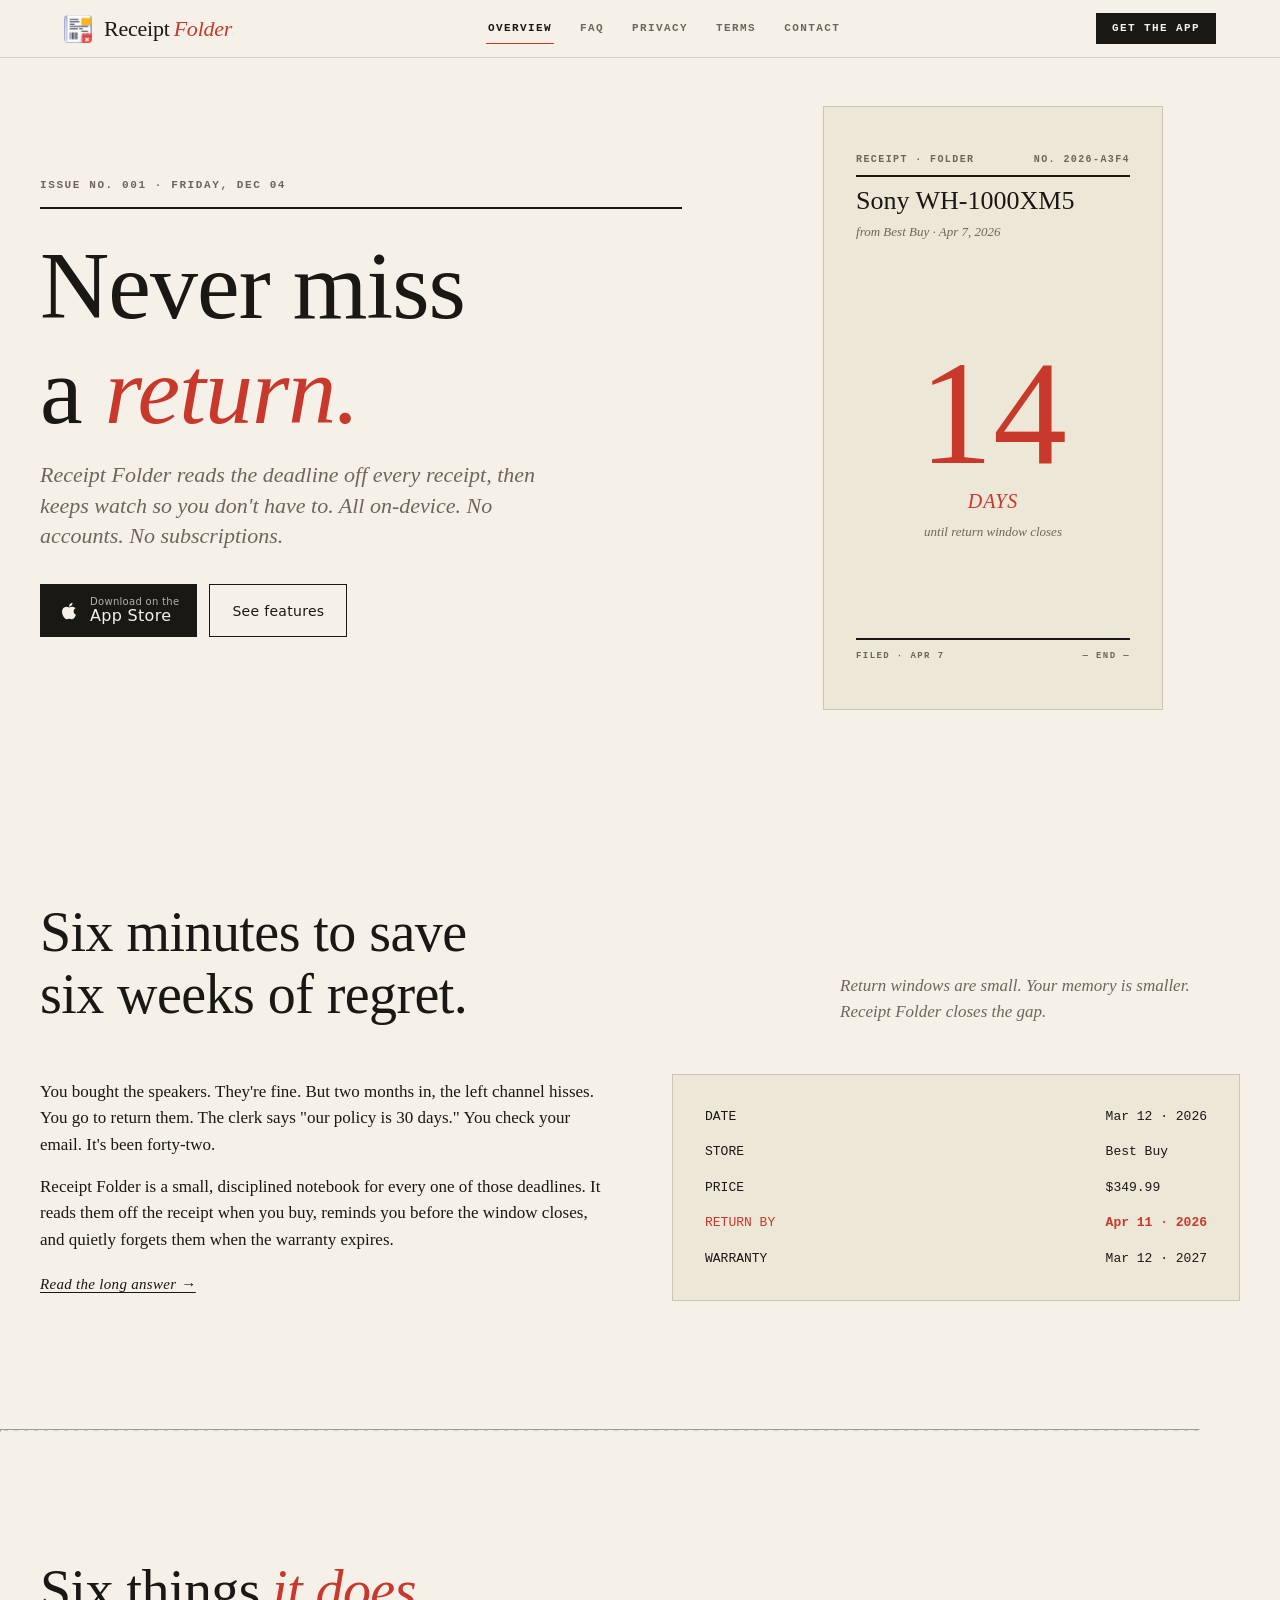
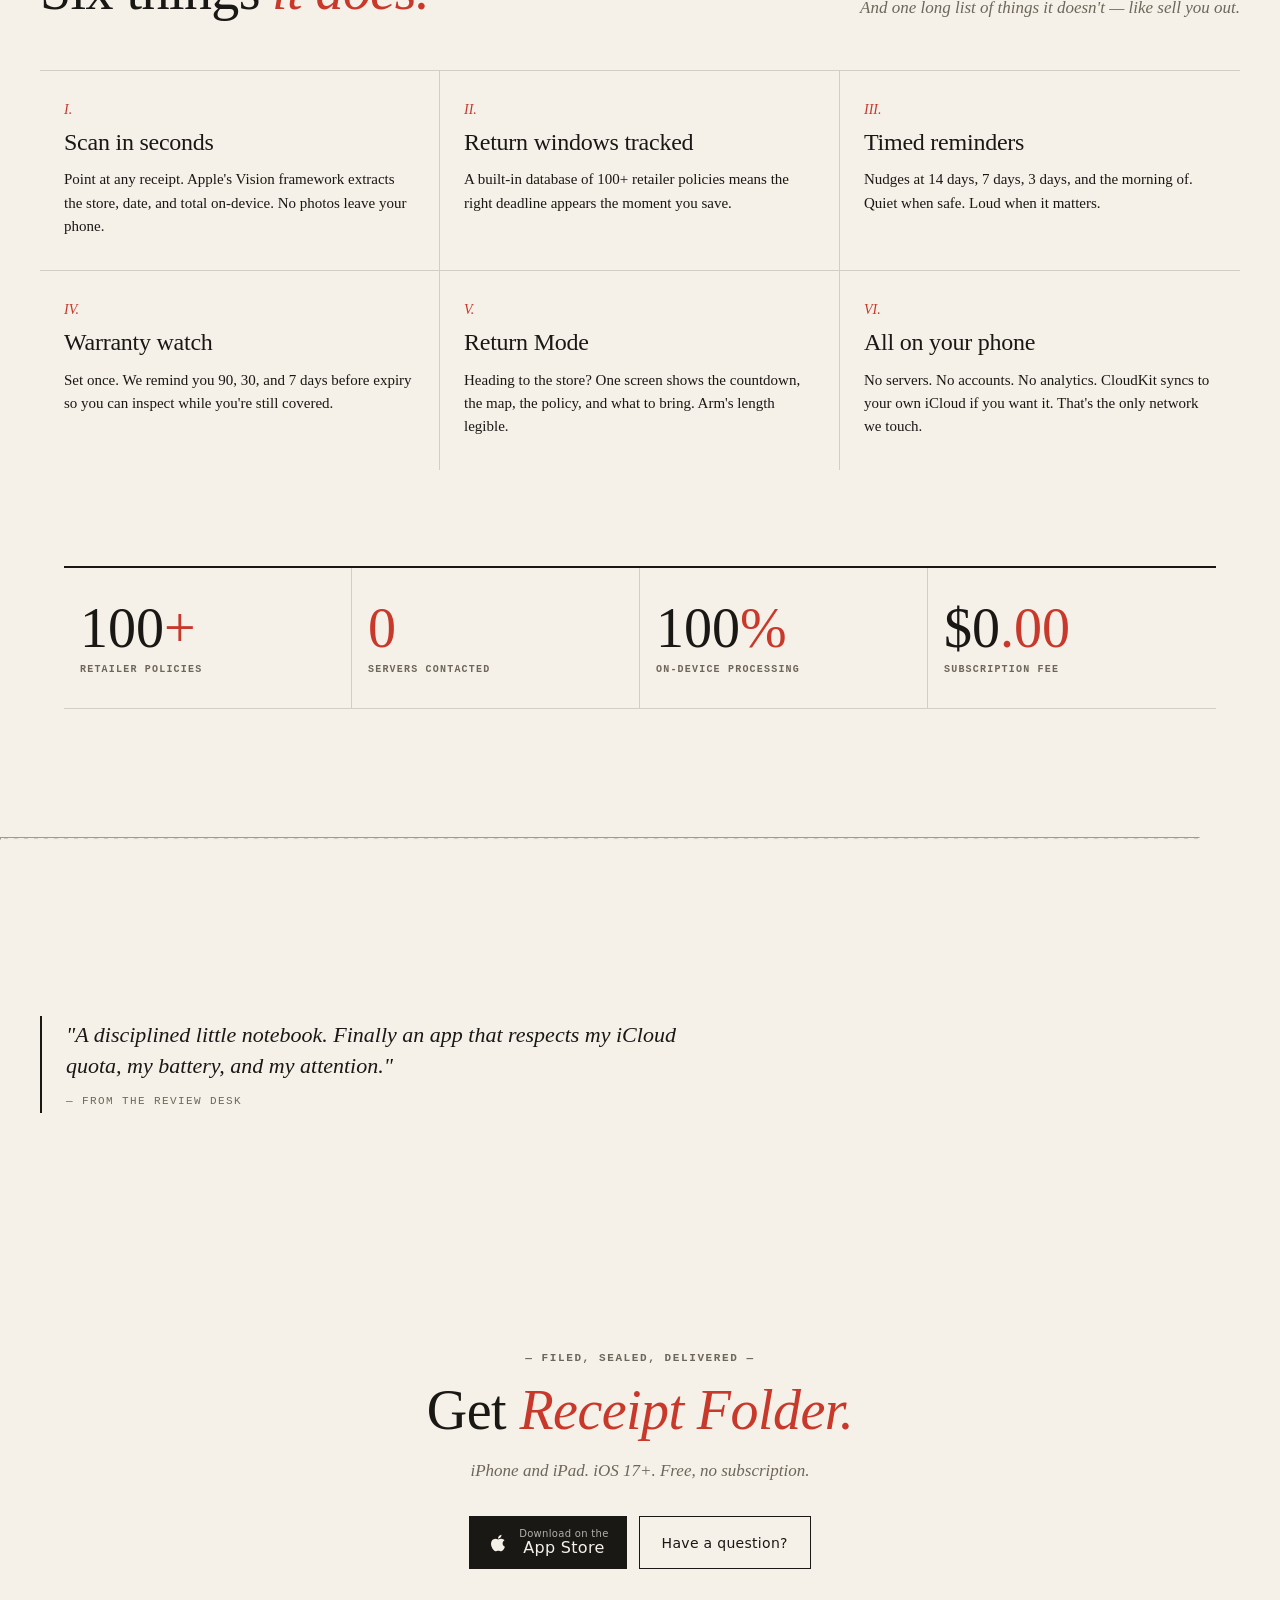
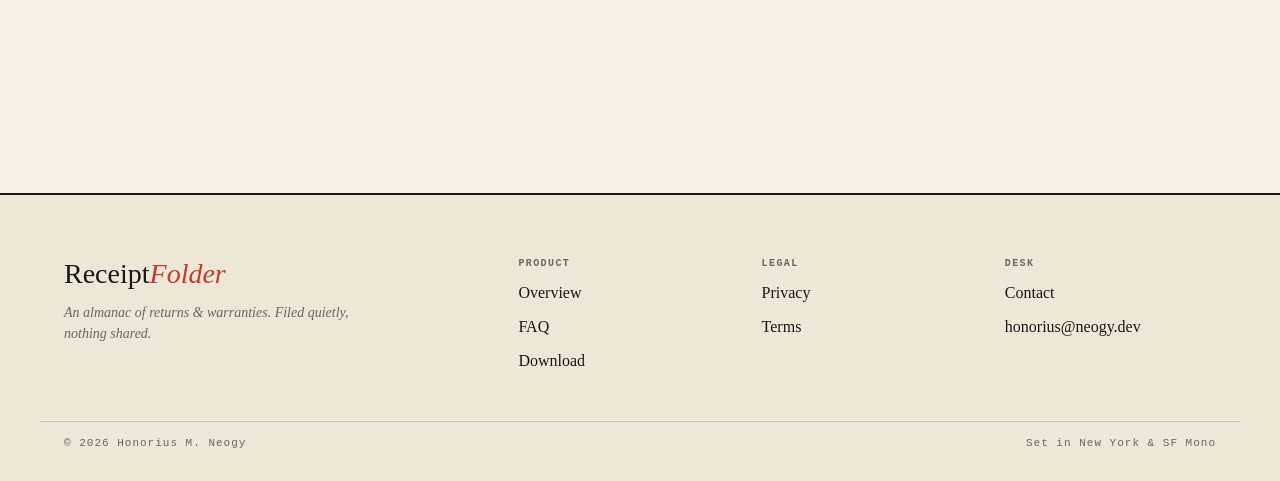
<file: Site/index.html>
<!DOCTYPE html>
<html lang="en">
<head>
  <meta charset="UTF-8">
  <meta name="viewport" content="width=device-width, initial-scale=1.0">
  <title>Receipt Folder — Never miss a return. Ever.</title>
  <meta name="description" content="An almanac of your returns & warranties. Receipt Folder scans receipts, tracks every deadline, and keeps it all on-device. No servers, no accounts, no subscriptions.">
  <meta name="theme-color" content="#F5F1E8">
  <meta property="og:title" content="Receipt Folder — Never miss a return. Ever.">
  <meta property="og:description" content="An almanac of your returns & warranties. All on-device.">
  <meta property="og:type" content="website">
  <meta property="og:image" content="assets/logo@2x.png">
  <link rel="icon" href="assets/logo.png" type="image/png">
  <link rel="apple-touch-icon" href="assets/logo@2x.png">
  <link rel="stylesheet" href="css/style.css">
</head>
<body>

  <!-- ====================  NAV  ==================== -->
  <nav class="nav" aria-label="Primary">
    <div class="nav__inner">
      <a href="index.html" class="nav__brand">
        <img src="assets/logo.png" alt="" aria-hidden="true">
        <span>Receipt<em>Folder</em></span>
      </a>
      <button class="nav__toggle" aria-label="Toggle menu" aria-expanded="false">☰</button>
      <div class="nav__links" id="navLinks">
        <a href="index.html">Overview</a>
        <a href="faq.html">FAQ</a>
        <a href="privacy.html">Privacy</a>
        <a href="terms.html">Terms</a>
        <a href="contact.html">Contact</a>
      </div>
      <a href="#download" class="nav__cta">Get the app</a>
    </div>
  </nav>

  <main>

    <!-- ====================  HERO  ==================== -->
    <section class="hero container">
      <div class="hero__grid">
        <div class="hero__copy">
          <div class="eyebrow">Issue No. 001 · <span class="mono" id="todaysDate"></span></div>
          <hr class="rule" style="margin: var(--s-4) 0 var(--s-5);">
          <h1>Never miss<br>a <em style="font-style: italic; color: var(--signal);">return.</em></h1>
          <p class="hero__lead">
            Receipt Folder reads the deadline off every receipt, then keeps watch so you don't have to.
            All on-device. No accounts. No subscriptions.
          </p>
          <div class="hero__ctas">
            <a href="#download" class="app-store">
              <svg class="app-store__svg" viewBox="0 0 24 24" fill="currentColor" aria-hidden="true">
                <path d="M17.05 20.28c-.98.95-2.05.88-3.08.41-1.09-.47-2.09-.48-3.24 0-1.44.62-2.2.44-3.06-.41C2.79 15.25 3.51 7.59 9.05 7.31c1.35.07 2.29.74 3.08.78 1.18-.24 2.31-.93 3.57-.84 1.51.12 2.65.72 3.4 1.8-3.12 1.87-2.38 5.98.48 7.13-.57 1.5-1.31 2.99-2.53 4.1zM12.03 7.25c-.15-2.23 1.66-4.07 3.74-4.25.29 2.58-2.34 4.5-3.74 4.25z"/>
              </svg>
              <span class="app-store__text">
                <small>Download on the</small>
                <strong>App Store</strong>
              </span>
            </a>
            <a href="#features" class="btn btn--secondary">See features</a>
          </div>
        </div>

        <!-- Interactive countdown card — mirrors the app's signature hero -->
        <div class="hero__preview">
          <div class="countdown-card" data-countdown>
            <div class="countdown-card__head">
              <span>Receipt · Folder</span>
              <span>No. 2026-A3F4</span>
            </div>
            <div class="countdown-card__rule"></div>
            <div class="countdown-card__name">Sony WH-1000XM5</div>
            <div class="countdown-card__meta">from Best Buy · Apr 7, 2026</div>
            <div class="countdown-card__days">
              <div class="num" data-days>14</div>
              <div class="unit">DAYS</div>
              <div class="countdown-card__caption">until return window closes</div>
            </div>
            <div class="countdown-card__footer">
              <span>FILED · APR 7</span>
              <span>— END —</span>
            </div>
          </div>
        </div>
      </div>
    </section>

    <!-- ====================  NARRATIVE  ==================== -->
    <section class="section container">
      <div class="section__head reveal">
        <h2 class="section__title">Six minutes to save<br>six weeks of regret.</h2>
        <p class="section__kicker">Return windows are small. Your memory is smaller. Receipt Folder closes the gap.</p>
      </div>

      <div class="split reveal">
        <div>
          <p>
            You bought the speakers. They're fine. But two months in, the left channel hisses.
            You go to return them. The clerk says "our policy is 30 days." You check your email.
            It's been forty-two.
          </p>
          <p style="margin-top: var(--s-4);">
            Receipt Folder is a small, disciplined notebook for every one of those deadlines.
            It reads them off the receipt when you buy, reminds you before the window closes,
            and quietly forgets them when the warranty expires.
          </p>
          <a href="faq.html" class="btn btn--link" style="display:inline-block; margin-top: var(--s-5);">Read the long answer →</a>
        </div>

        <!-- Ledger-style figure -->
        <div class="split__figure" style="display: grid; grid-template-columns: 1fr auto; gap: var(--s-4); font-family: var(--mono); font-size: 13px; color: var(--ink); text-align: left; align-items: start; aspect-ratio: unset; padding: var(--s-6);">
          <div>DATE</div><div style="font-variant-numeric: tabular-nums;">Mar 12 · 2026</div>
          <div>STORE</div><div>Best Buy</div>
          <div>PRICE</div><div>$349.99</div>
          <div style="color: var(--signal);">RETURN BY</div><div style="color: var(--signal); font-weight: 600;">Apr 11 · 2026</div>
          <div>WARRANTY</div><div>Mar 12 · 2027</div>
        </div>
      </div>
    </section>

    <hr class="perforation container" style="max-width: var(--content-max);">

    <!-- ====================  FEATURES  ==================== -->
    <section class="section container" id="features">
      <div class="section__head reveal">
        <h2 class="section__title">Six things<em>it does.</em></h2>
        <p class="section__kicker">And one long list of things it doesn't — like sell you out.</p>
      </div>

      <div class="features">
        <article class="feature reveal">
          <div class="feature__num">I.</div>
          <h3 class="feature__title">Scan in seconds</h3>
          <p class="feature__body">Point at any receipt. Apple's Vision framework extracts the store, date, and total on-device. No photos leave your phone.</p>
        </article>

        <article class="feature reveal">
          <div class="feature__num">II.</div>
          <h3 class="feature__title">Return windows tracked</h3>
          <p class="feature__body">A built-in database of 100+ retailer policies means the right deadline appears the moment you save.</p>
        </article>

        <article class="feature reveal">
          <div class="feature__num">III.</div>
          <h3 class="feature__title">Timed reminders</h3>
          <p class="feature__body">Nudges at 14 days, 7 days, 3 days, and the morning of. Quiet when safe. Loud when it matters.</p>
        </article>

        <article class="feature reveal">
          <div class="feature__num">IV.</div>
          <h3 class="feature__title">Warranty watch</h3>
          <p class="feature__body">Set once. We remind you 90, 30, and 7 days before expiry so you can inspect while you're still covered.</p>
        </article>

        <article class="feature reveal">
          <div class="feature__num">V.</div>
          <h3 class="feature__title">Return Mode</h3>
          <p class="feature__body">Heading to the store? One screen shows the countdown, the map, the policy, and what to bring. Arm's length legible.</p>
        </article>

        <article class="feature reveal">
          <div class="feature__num">VI.</div>
          <h3 class="feature__title">All on your phone</h3>
          <p class="feature__body">No servers. No accounts. No analytics. CloudKit syncs to your own iCloud if you want it. That's the only network we touch.</p>
        </article>
      </div>
    </section>

    <!-- ====================  LEDGER STATS  ==================== -->
    <section class="container" style="padding-bottom: var(--s-9);">
      <div class="ledger reveal">
        <div class="ledger__cell">
          <div class="ledger__num">100<span class="red">+</span></div>
          <div class="ledger__label">retailer policies</div>
        </div>
        <div class="ledger__cell">
          <div class="ledger__num red">0</div>
          <div class="ledger__label">servers contacted</div>
        </div>
        <div class="ledger__cell">
          <div class="ledger__num">100<span class="red">%</span></div>
          <div class="ledger__label">on-device processing</div>
        </div>
        <div class="ledger__cell">
          <div class="ledger__num">$0<span class="red">.00</span></div>
          <div class="ledger__label">subscription fee</div>
        </div>
      </div>
    </section>

    <hr class="perforation container" style="max-width: var(--content-max);">

    <!-- ====================  PULL QUOTE  ==================== -->
    <section class="container section">
      <blockquote class="pullquote reveal">
        "A disciplined little notebook. Finally an app that respects my iCloud
        quota, my battery, and my attention."
        <cite>— From the review desk</cite>
      </blockquote>
    </section>

    <!-- ====================  CTA  ==================== -->
    <section class="section container" id="download" style="text-align: center;">
      <div class="eyebrow reveal">— Filed, Sealed, Delivered —</div>
      <h2 class="reveal" style="margin-top: var(--s-4);">Get <em style="color: var(--signal); font-style: italic;">Receipt Folder.</em></h2>
      <p class="reveal" style="font-family: var(--serif); font-style: italic; color: var(--mute); margin-top: var(--s-4); max-width: 500px; margin-left: auto; margin-right: auto;">
        iPhone and iPad. iOS 17+. Free, no subscription.
      </p>
      <div class="reveal" style="margin-top: var(--s-6); display: flex; gap: var(--s-3); justify-content: center; flex-wrap: wrap;">
        <a href="#" class="app-store">
          <svg class="app-store__svg" viewBox="0 0 24 24" fill="currentColor" aria-hidden="true">
            <path d="M17.05 20.28c-.98.95-2.05.88-3.08.41-1.09-.47-2.09-.48-3.24 0-1.44.62-2.2.44-3.06-.41C2.79 15.25 3.51 7.59 9.05 7.31c1.35.07 2.29.74 3.08.78 1.18-.24 2.31-.93 3.57-.84 1.51.12 2.65.72 3.4 1.8-3.12 1.87-2.38 5.98.48 7.13-.57 1.5-1.31 2.99-2.53 4.1zM12.03 7.25c-.15-2.23 1.66-4.07 3.74-4.25.29 2.58-2.34 4.5-3.74 4.25z"/>
          </svg>
          <span class="app-store__text"><small>Download on the</small><strong>App Store</strong></span>
        </a>
        <a href="contact.html" class="btn btn--secondary">Have a question?</a>
      </div>
    </section>
  </main>

  <!-- ====================  FOOTER  ==================== -->
  <footer class="footer">
    <div class="footer__grid">
      <div class="footer__col">
        <div class="footer__brand">Receipt<em>Folder</em></div>
        <p class="footer__tag">An almanac of returns &amp; warranties. Filed quietly, nothing shared.</p>
      </div>
      <div class="footer__col">
        <h4>Product</h4>
        <ul>
          <li><a href="index.html">Overview</a></li>
          <li><a href="faq.html">FAQ</a></li>
          <li><a href="#download">Download</a></li>
        </ul>
      </div>
      <div class="footer__col">
        <h4>Legal</h4>
        <ul>
          <li><a href="privacy.html">Privacy</a></li>
          <li><a href="terms.html">Terms</a></li>
        </ul>
      </div>
      <div class="footer__col">
        <h4>Desk</h4>
        <ul>
          <li><a href="contact.html">Contact</a></li>
          <li><a href="mailto:honorius@neogy.dev">honorius@neogy.dev</a></li>
        </ul>
      </div>
    </div>
    <div class="footer__end">
      <span>© 2026 Honorius M. Neogy</span>
      <span>Set in New York &amp; SF Mono</span>
    </div>
  </footer>

  <script>
    // Print today's date in the hero eyebrow.
    const el = document.getElementById('todaysDate');
    if (el) {
      el.textContent = new Intl.DateTimeFormat('en', {
        weekday: 'long', day: '2-digit', month: 'short'
      }).format(new Date()).toUpperCase();
    }
  </script>
  <script src="js/app.js" defer></script>
</body>
</html>
</file>
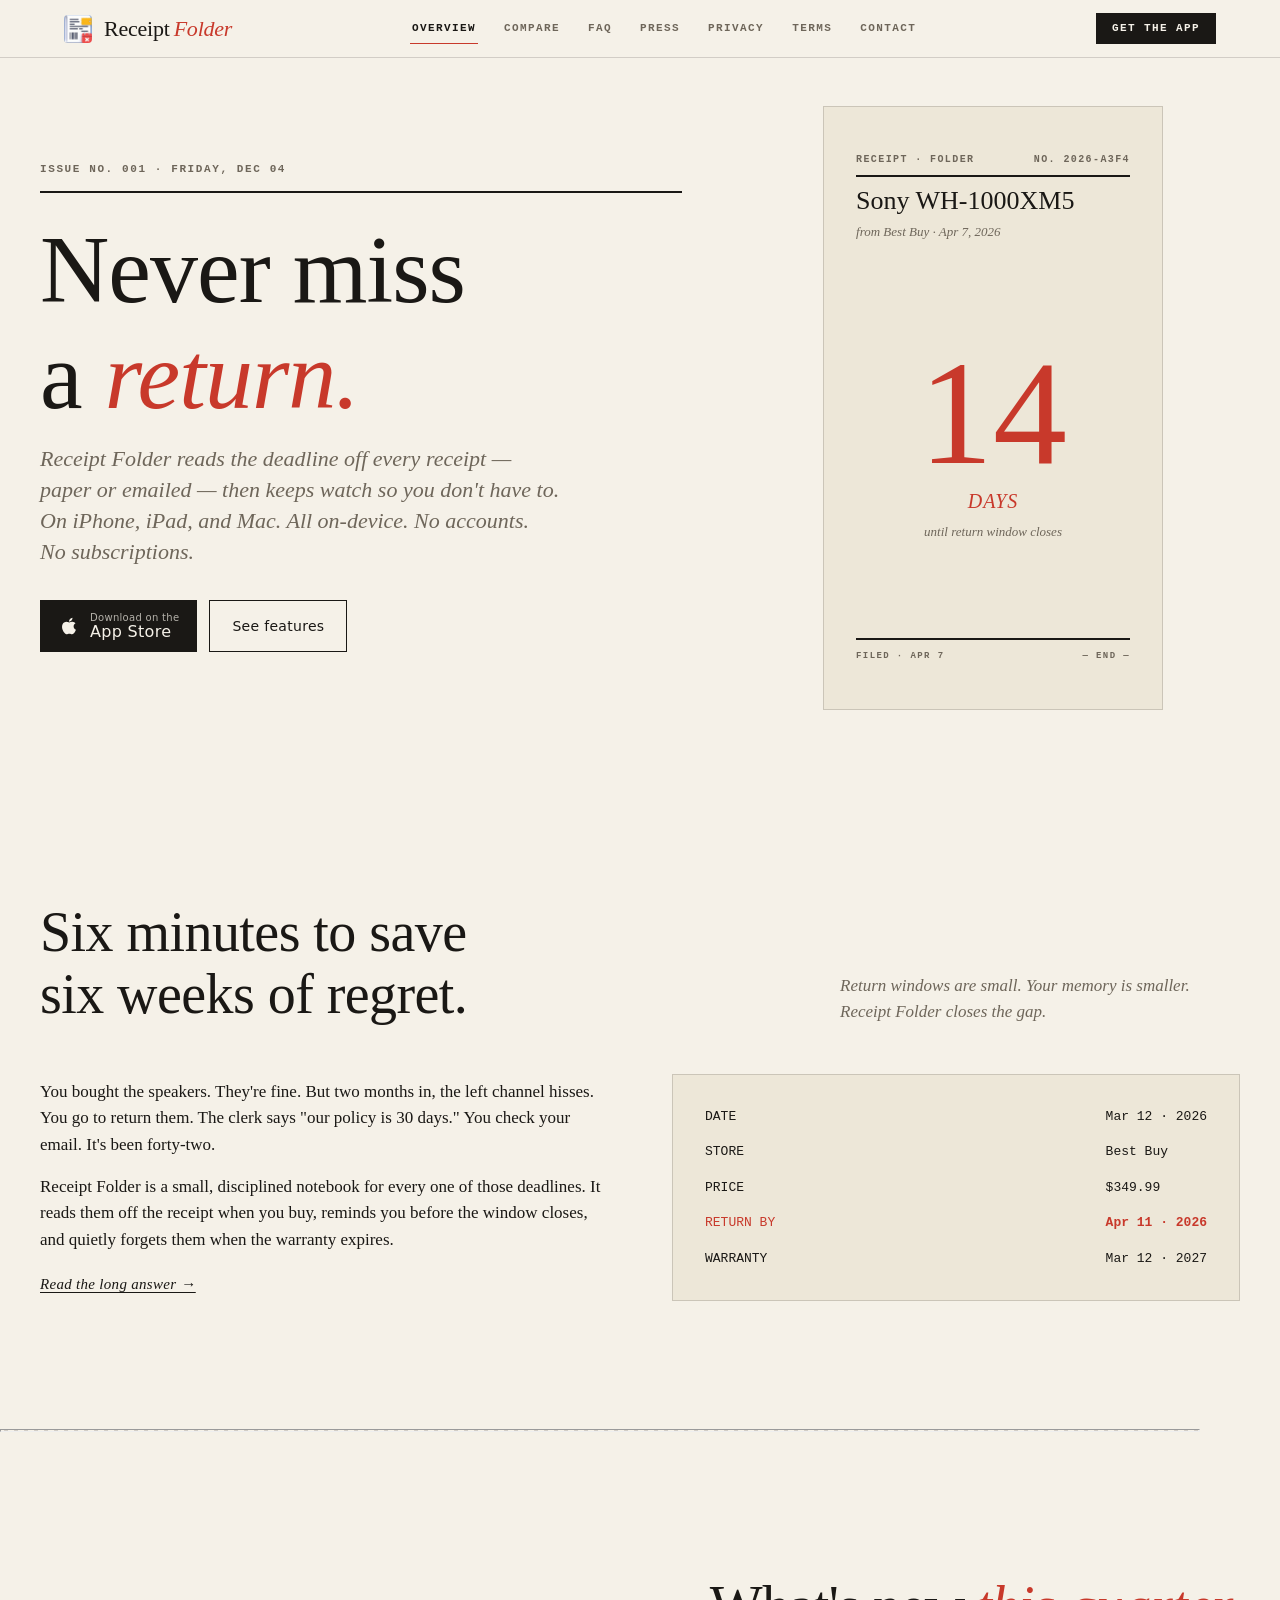
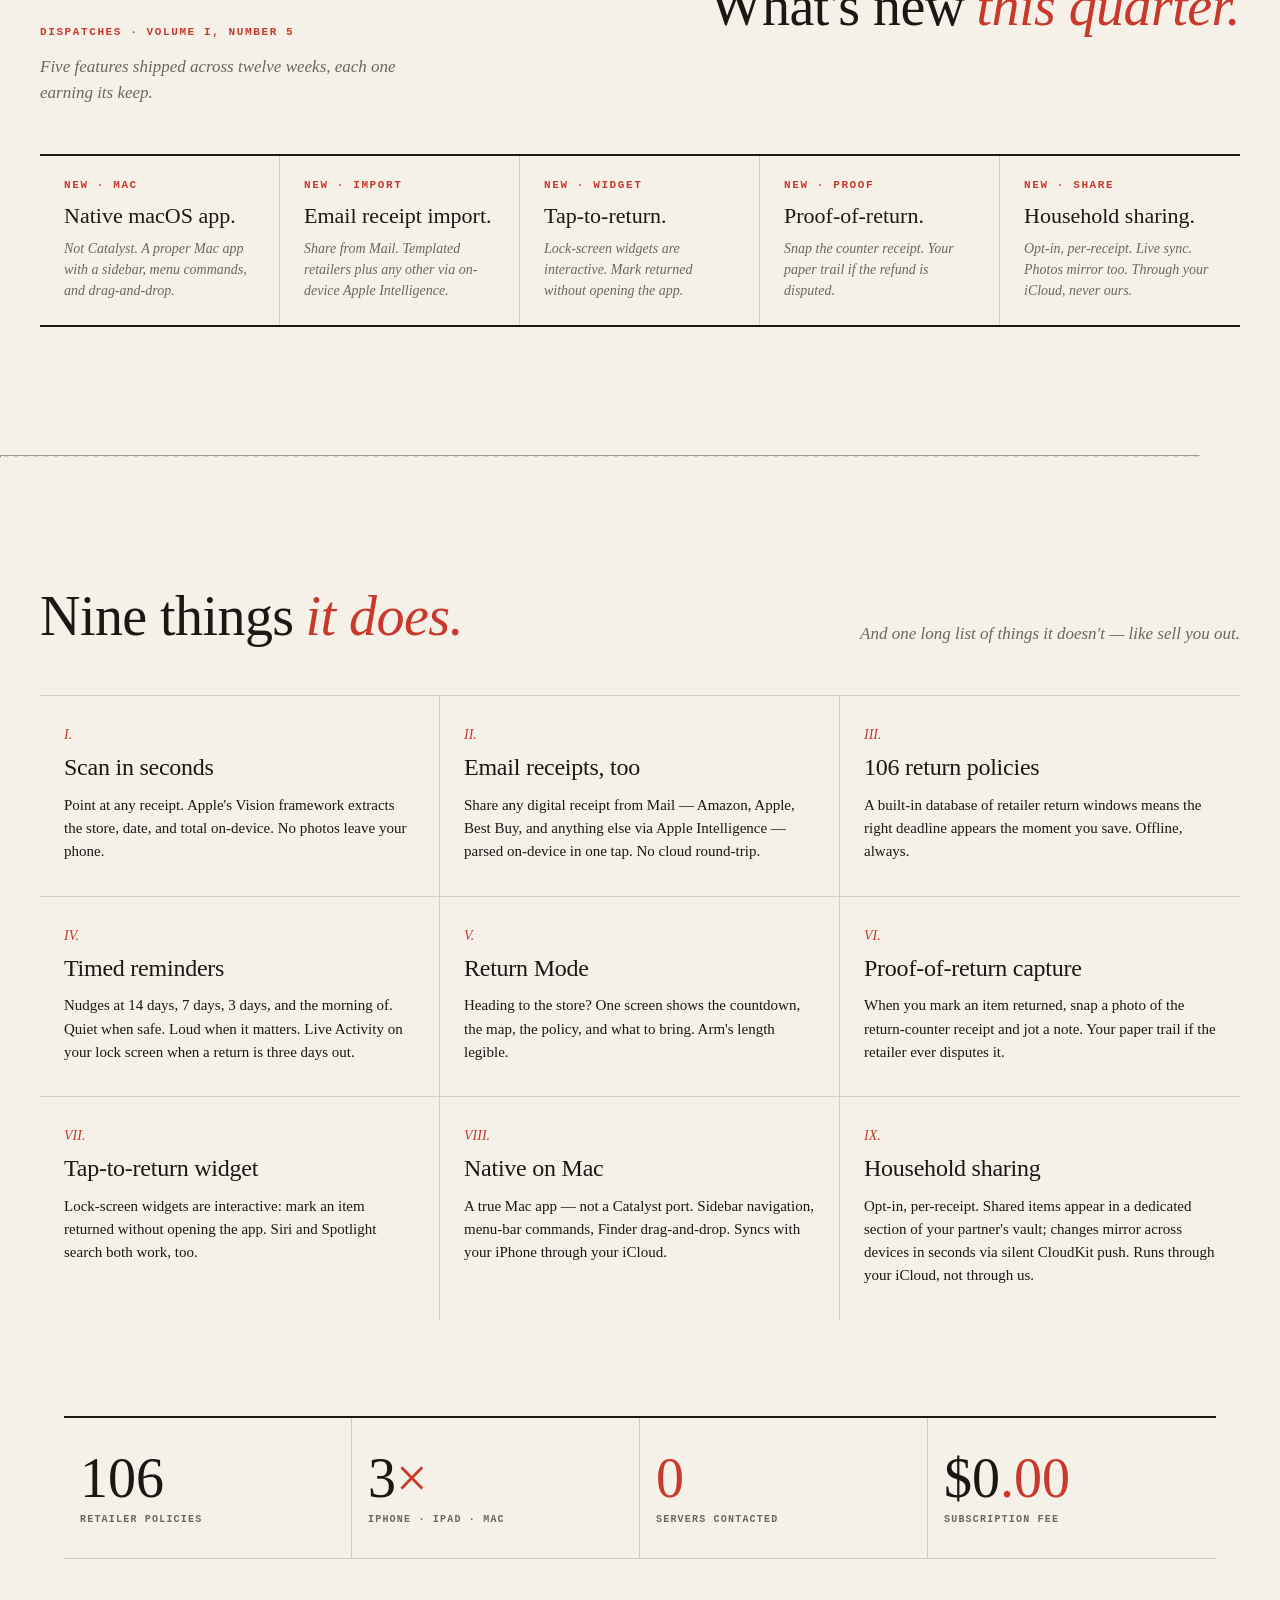
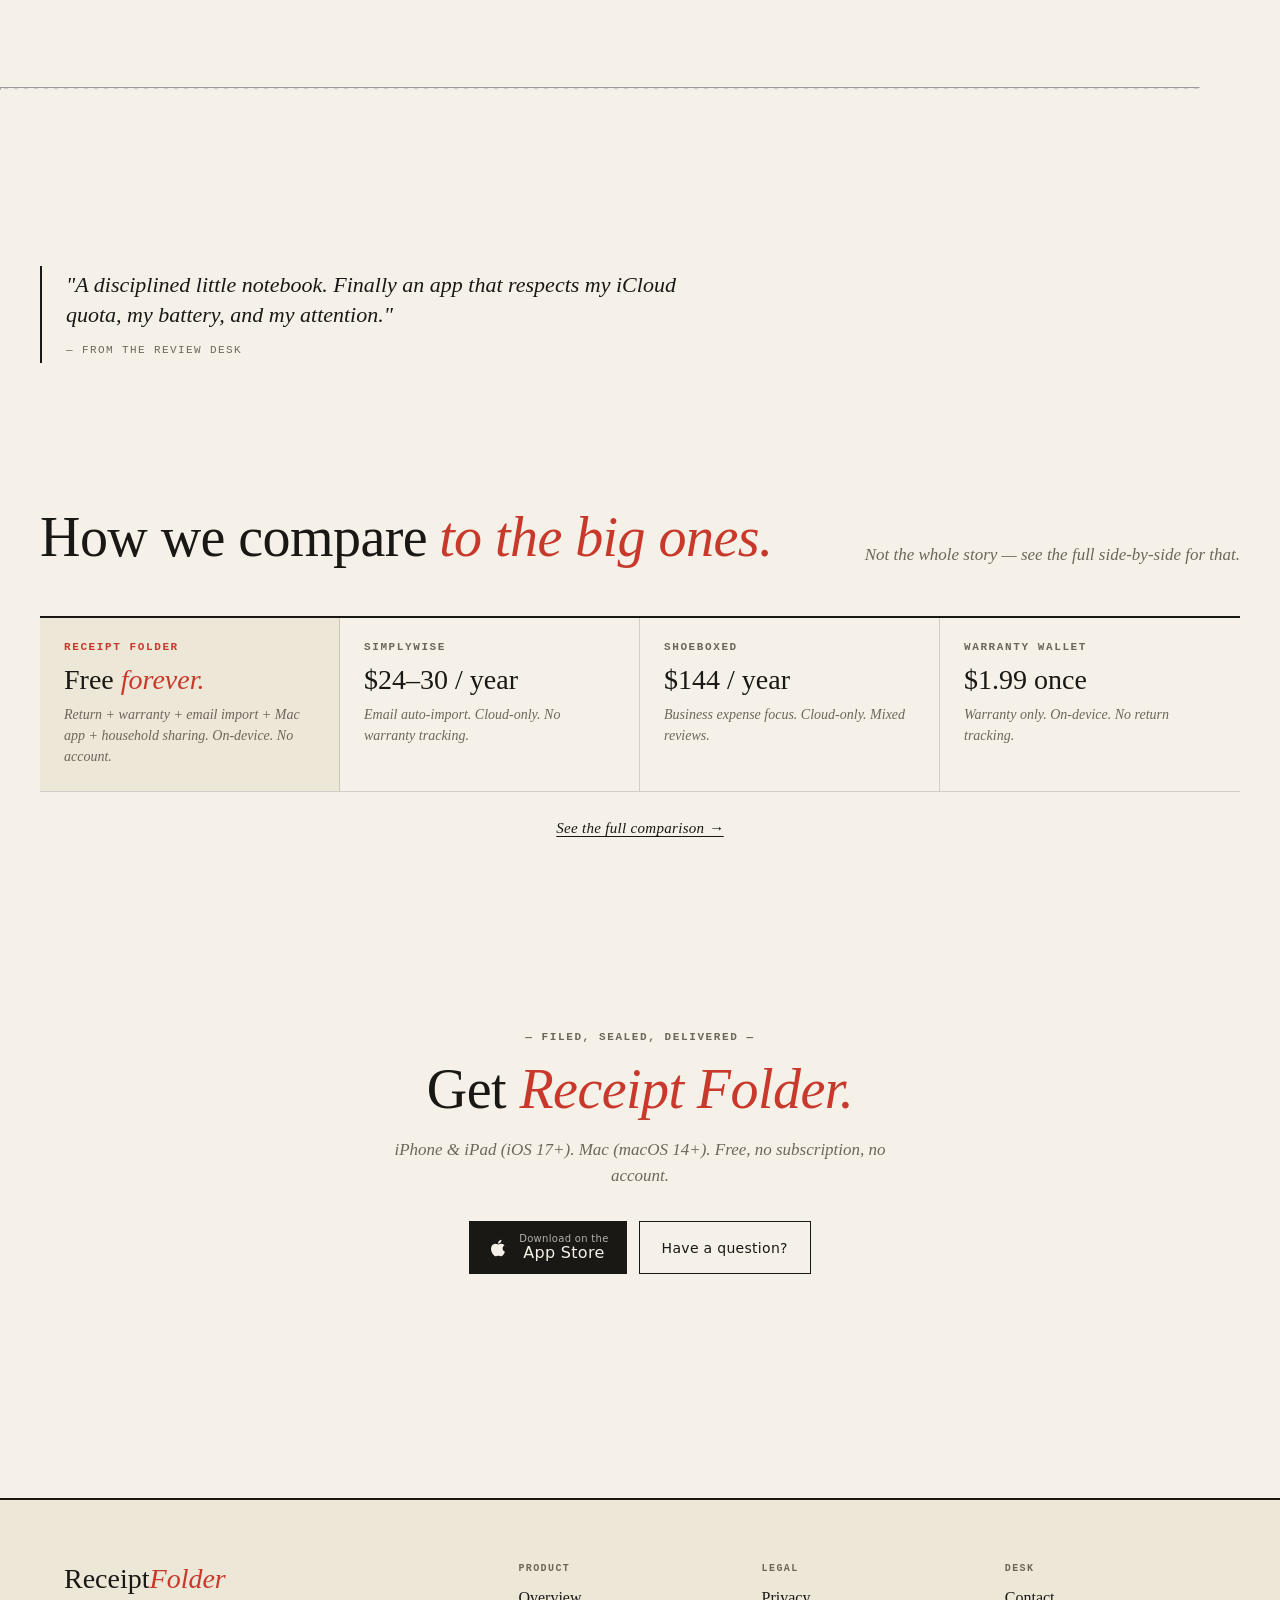
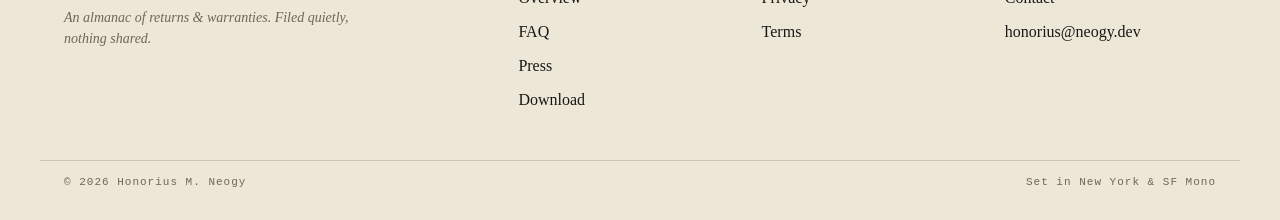
<file: site/index.html>
<!DOCTYPE html>
<html lang="en">
<head>
  <meta charset="UTF-8">
  <meta name="viewport" content="width=device-width, initial-scale=1.0">
  <title>Receipt Folder — Never miss a return. Ever. Now on Mac.</title>
  <meta name="description" content="An almanac of your returns & warranties for iPhone, iPad, and Mac. Scans receipts, imports them from email, tracks every deadline — all on-device. No servers, no accounts, no subscriptions.">
  <meta name="theme-color" content="#F5F1E8">
  <meta property="og:title" content="Receipt Folder — Never miss a return. Now on Mac.">
  <meta property="og:description" content="An almanac of your returns & warranties. On iPhone, iPad, and Mac. All on-device.">
  <meta property="og:type" content="website">
  <meta property="og:image" content="assets/logo@2x.png">
  <link rel="icon" href="assets/logo.png" type="image/png">
  <link rel="apple-touch-icon" href="assets/logo@2x.png">
  <link rel="stylesheet" href="css/style.css">
</head>
<body>

  <!-- ====================  NAV  ==================== -->
  <nav class="nav" aria-label="Primary">
    <div class="nav__inner">
      <a href="index.html" class="nav__brand">
        <img src="assets/logo.png" alt="" aria-hidden="true">
        <span>Receipt<em>Folder</em></span>
      </a>
      <button class="nav__toggle" aria-label="Toggle menu" aria-expanded="false">☰</button>
      <div class="nav__links" id="navLinks">
        <a href="index.html">Overview</a>
        <a href="compare.html">Compare</a>
        <a href="faq.html">FAQ</a>
        <a href="press.html">Press</a>
        <a href="privacy.html">Privacy</a>
        <a href="terms.html">Terms</a>
        <a href="contact.html">Contact</a>
      </div>
      <a href="#download" class="nav__cta">Get the app</a>
    </div>
  </nav>

  <main>

    <!-- ====================  HERO  ==================== -->
    <section class="hero container">
      <div class="hero__grid">
        <div class="hero__copy">
          <div class="eyebrow">Issue No. 001 · <span class="mono" id="todaysDate"></span></div>
          <hr class="rule" style="margin: var(--s-4) 0 var(--s-5);">
          <h1>Never miss<br>a <em style="font-style: italic; color: var(--signal);">return.</em></h1>
          <p class="hero__lead">
            Receipt Folder reads the deadline off every receipt — paper or emailed — then keeps watch so you don't have to.
            On iPhone, iPad, and Mac. All on-device. No accounts. No subscriptions.
          </p>
          <div class="hero__ctas">
            <a href="#download" class="app-store">
              <svg class="app-store__svg" viewBox="0 0 24 24" fill="currentColor" aria-hidden="true">
                <path d="M17.05 20.28c-.98.95-2.05.88-3.08.41-1.09-.47-2.09-.48-3.24 0-1.44.62-2.2.44-3.06-.41C2.79 15.25 3.51 7.59 9.05 7.31c1.35.07 2.29.74 3.08.78 1.18-.24 2.31-.93 3.57-.84 1.51.12 2.65.72 3.4 1.8-3.12 1.87-2.38 5.98.48 7.13-.57 1.5-1.31 2.99-2.53 4.1zM12.03 7.25c-.15-2.23 1.66-4.07 3.74-4.25.29 2.58-2.34 4.5-3.74 4.25z"/>
              </svg>
              <span class="app-store__text">
                <small>Download on the</small>
                <strong>App Store</strong>
              </span>
            </a>
            <a href="#features" class="btn btn--secondary">See features</a>
          </div>
        </div>

        <!-- Interactive countdown card — mirrors the app's signature hero -->
        <div class="hero__preview">
          <div class="countdown-card" data-countdown>
            <div class="countdown-card__head">
              <span>Receipt · Folder</span>
              <span>No. 2026-A3F4</span>
            </div>
            <div class="countdown-card__rule"></div>
            <div class="countdown-card__name">Sony WH-1000XM5</div>
            <div class="countdown-card__meta">from Best Buy · Apr 7, 2026</div>
            <div class="countdown-card__days">
              <div class="num" data-days>14</div>
              <div class="unit">DAYS</div>
              <div class="countdown-card__caption">until return window closes</div>
            </div>
            <div class="countdown-card__footer">
              <span>FILED · APR 7</span>
              <span>— END —</span>
            </div>
          </div>
        </div>
      </div>
    </section>

    <!-- ====================  NARRATIVE  ==================== -->
    <section class="section container">
      <div class="section__head reveal">
        <h2 class="section__title">Six minutes to save<br>six weeks of regret.</h2>
        <p class="section__kicker">Return windows are small. Your memory is smaller. Receipt Folder closes the gap.</p>
      </div>

      <div class="split reveal">
        <div>
          <p>
            You bought the speakers. They're fine. But two months in, the left channel hisses.
            You go to return them. The clerk says "our policy is 30 days." You check your email.
            It's been forty-two.
          </p>
          <p style="margin-top: var(--s-4);">
            Receipt Folder is a small, disciplined notebook for every one of those deadlines.
            It reads them off the receipt when you buy, reminds you before the window closes,
            and quietly forgets them when the warranty expires.
          </p>
          <a href="faq.html" class="btn btn--link" style="display:inline-block; margin-top: var(--s-5);">Read the long answer →</a>
        </div>

        <!-- Ledger-style figure -->
        <div class="split__figure" style="display: grid; grid-template-columns: 1fr auto; gap: var(--s-4); font-family: var(--mono); font-size: 13px; color: var(--ink); text-align: left; align-items: start; aspect-ratio: unset; padding: var(--s-6);">
          <div>DATE</div><div style="font-variant-numeric: tabular-nums;">Mar 12 · 2026</div>
          <div>STORE</div><div>Best Buy</div>
          <div>PRICE</div><div>$349.99</div>
          <div style="color: var(--signal);">RETURN BY</div><div style="color: var(--signal); font-weight: 600;">Apr 11 · 2026</div>
          <div>WARRANTY</div><div>Mar 12 · 2027</div>
        </div>
      </div>
    </section>

    <hr class="perforation container" style="max-width: var(--content-max);">

    <!-- ====================  WHAT'S NEW  ==================== -->
    <section class="section container" id="whats-new">
      <div class="section__head reveal">
        <div class="eyebrow" style="color: var(--signal);">Dispatches · Volume I, Number 5</div>
        <h2 class="section__title" style="margin-top: var(--s-4);">What's new<em>this quarter.</em></h2>
        <p class="section__kicker">Five features shipped across twelve weeks, each one earning its keep.</p>
      </div>

      <div class="reveal" style="display: grid; grid-template-columns: repeat(auto-fit, minmax(240px, 1fr)); gap: 0; border-top: 2px solid var(--ink); border-bottom: 2px solid var(--ink); margin-top: var(--s-5);">
        <div style="padding: var(--s-5); border-right: 0.5px solid var(--rule);">
          <div class="eyebrow" style="color: var(--signal);">New · Mac</div>
          <div style="font-family: var(--serif); font-size: 22px; line-height: 1.2; margin-top: var(--s-3); color: var(--ink);">Native macOS app.</div>
          <div style="font-family: var(--serif); font-style: italic; color: var(--mute); font-size: 14px; margin-top: var(--s-2);">Not Catalyst. A proper Mac app with a sidebar, menu commands, and drag-and-drop.</div>
        </div>
        <div style="padding: var(--s-5); border-right: 0.5px solid var(--rule);">
          <div class="eyebrow" style="color: var(--signal);">New · Import</div>
          <div style="font-family: var(--serif); font-size: 22px; line-height: 1.2; margin-top: var(--s-3); color: var(--ink);">Email receipt import.</div>
          <div style="font-family: var(--serif); font-style: italic; color: var(--mute); font-size: 14px; margin-top: var(--s-2);">Share from Mail. Templated retailers plus any other via on-device Apple Intelligence.</div>
        </div>
        <div style="padding: var(--s-5); border-right: 0.5px solid var(--rule);">
          <div class="eyebrow" style="color: var(--signal);">New · Widget</div>
          <div style="font-family: var(--serif); font-size: 22px; line-height: 1.2; margin-top: var(--s-3); color: var(--ink);">Tap-to-return.</div>
          <div style="font-family: var(--serif); font-style: italic; color: var(--mute); font-size: 14px; margin-top: var(--s-2);">Lock-screen widgets are interactive. Mark returned without opening the app.</div>
        </div>
        <div style="padding: var(--s-5); border-right: 0.5px solid var(--rule);">
          <div class="eyebrow" style="color: var(--signal);">New · Proof</div>
          <div style="font-family: var(--serif); font-size: 22px; line-height: 1.2; margin-top: var(--s-3); color: var(--ink);">Proof-of-return.</div>
          <div style="font-family: var(--serif); font-style: italic; color: var(--mute); font-size: 14px; margin-top: var(--s-2);">Snap the counter receipt. Your paper trail if the refund is disputed.</div>
        </div>
        <div style="padding: var(--s-5);">
          <div class="eyebrow" style="color: var(--signal);">New · Share</div>
          <div style="font-family: var(--serif); font-size: 22px; line-height: 1.2; margin-top: var(--s-3); color: var(--ink);">Household sharing.</div>
          <div style="font-family: var(--serif); font-style: italic; color: var(--mute); font-size: 14px; margin-top: var(--s-2);">Opt-in, per-receipt. Live sync. Photos mirror too. Through your iCloud, never ours.</div>
        </div>
      </div>
    </section>

    <hr class="perforation container" style="max-width: var(--content-max);">

    <!-- ====================  FEATURES  ==================== -->
    <section class="section container" id="features">
      <div class="section__head reveal">
        <h2 class="section__title">Nine things<em>it does.</em></h2>
        <p class="section__kicker">And one long list of things it doesn't — like sell you out.</p>
      </div>

      <div class="features">
        <article class="feature reveal">
          <div class="feature__num">I.</div>
          <h3 class="feature__title">Scan in seconds</h3>
          <p class="feature__body">Point at any receipt. Apple's Vision framework extracts the store, date, and total on-device. No photos leave your phone.</p>
        </article>

        <article class="feature reveal">
          <div class="feature__num">II.</div>
          <h3 class="feature__title">Email receipts, too</h3>
          <p class="feature__body">Share any digital receipt from Mail — Amazon, Apple, Best Buy, and anything else via Apple Intelligence — parsed on-device in one tap. No cloud round-trip.</p>
        </article>

        <article class="feature reveal">
          <div class="feature__num">III.</div>
          <h3 class="feature__title">106 return policies</h3>
          <p class="feature__body">A built-in database of retailer return windows means the right deadline appears the moment you save. Offline, always.</p>
        </article>

        <article class="feature reveal">
          <div class="feature__num">IV.</div>
          <h3 class="feature__title">Timed reminders</h3>
          <p class="feature__body">Nudges at 14 days, 7 days, 3 days, and the morning of. Quiet when safe. Loud when it matters. Live Activity on your lock screen when a return is three days out.</p>
        </article>

        <article class="feature reveal">
          <div class="feature__num">V.</div>
          <h3 class="feature__title">Return Mode</h3>
          <p class="feature__body">Heading to the store? One screen shows the countdown, the map, the policy, and what to bring. Arm's length legible.</p>
        </article>

        <article class="feature reveal">
          <div class="feature__num">VI.</div>
          <h3 class="feature__title">Proof-of-return capture</h3>
          <p class="feature__body">When you mark an item returned, snap a photo of the return-counter receipt and jot a note. Your paper trail if the retailer ever disputes it.</p>
        </article>

        <article class="feature reveal">
          <div class="feature__num">VII.</div>
          <h3 class="feature__title">Tap-to-return widget</h3>
          <p class="feature__body">Lock-screen widgets are interactive: mark an item returned without opening the app. Siri and Spotlight search both work, too.</p>
        </article>

        <article class="feature reveal">
          <div class="feature__num">VIII.</div>
          <h3 class="feature__title">Native on Mac</h3>
          <p class="feature__body">A true Mac app — not a Catalyst port. Sidebar navigation, menu-bar commands, Finder drag-and-drop. Syncs with your iPhone through your iCloud.</p>
        </article>

        <article class="feature reveal">
          <div class="feature__num">IX.</div>
          <h3 class="feature__title">Household sharing</h3>
          <p class="feature__body">Opt-in, per-receipt. Shared items appear in a dedicated section of your partner's vault; changes mirror across devices in seconds via silent CloudKit push. Runs through your iCloud, not through us.</p>
        </article>
      </div>
    </section>

    <!-- ====================  LEDGER STATS  ==================== -->
    <section class="container" style="padding-bottom: var(--s-9);">
      <div class="ledger reveal">
        <div class="ledger__cell">
          <div class="ledger__num">106</div>
          <div class="ledger__label">retailer policies</div>
        </div>
        <div class="ledger__cell">
          <div class="ledger__num">3<span class="red">×</span></div>
          <div class="ledger__label">iPhone · iPad · Mac</div>
        </div>
        <div class="ledger__cell">
          <div class="ledger__num red">0</div>
          <div class="ledger__label">servers contacted</div>
        </div>
        <div class="ledger__cell">
          <div class="ledger__num">$0<span class="red">.00</span></div>
          <div class="ledger__label">subscription fee</div>
        </div>
      </div>
    </section>

    <hr class="perforation container" style="max-width: var(--content-max);">

    <!-- ====================  PULL QUOTE  ==================== -->
    <section class="container section">
      <blockquote class="pullquote reveal">
        "A disciplined little notebook. Finally an app that respects my iCloud
        quota, my battery, and my attention."
        <cite>— From the review desk</cite>
      </blockquote>
    </section>

    <!-- ====================  MINI COMPARISON  ==================== -->
    <section class="container section" style="padding-top: 0;">
      <div class="section__head reveal">
        <h2 class="section__title">How we compare <em>to the big ones.</em></h2>
        <p class="section__kicker">Not the whole story — see the full side-by-side for that.</p>
      </div>

      <div class="reveal" style="display: grid; grid-template-columns: repeat(auto-fit, minmax(220px, 1fr)); gap: 0; border-top: 2px solid var(--ink); border-bottom: 0.5px solid var(--rule);">
        <div style="padding: var(--s-5); border-right: 0.5px solid var(--rule); background: var(--paper-dim);">
          <div class="eyebrow" style="color: var(--signal);">Receipt Folder</div>
          <div style="font-family: var(--serif); font-size: 28px; line-height: 1.1; margin-top: var(--s-3);">Free <em style="color: var(--signal); font-style: italic;">forever.</em></div>
          <div style="font-family: var(--serif); font-style: italic; color: var(--mute); font-size: 14px; margin-top: var(--s-2);">Return + warranty + email import + Mac app + household sharing. On-device. No account.</div>
        </div>
        <div style="padding: var(--s-5); border-right: 0.5px solid var(--rule);">
          <div class="eyebrow">SimplyWise</div>
          <div style="font-family: var(--serif); font-size: 28px; line-height: 1.1; margin-top: var(--s-3);">$24–30 / year</div>
          <div style="font-family: var(--serif); font-style: italic; color: var(--mute); font-size: 14px; margin-top: var(--s-2);">Email auto-import. Cloud-only. No warranty tracking.</div>
        </div>
        <div style="padding: var(--s-5); border-right: 0.5px solid var(--rule);">
          <div class="eyebrow">Shoeboxed</div>
          <div style="font-family: var(--serif); font-size: 28px; line-height: 1.1; margin-top: var(--s-3);">$144 / year</div>
          <div style="font-family: var(--serif); font-style: italic; color: var(--mute); font-size: 14px; margin-top: var(--s-2);">Business expense focus. Cloud-only. Mixed reviews.</div>
        </div>
        <div style="padding: var(--s-5);">
          <div class="eyebrow">Warranty Wallet</div>
          <div style="font-family: var(--serif); font-size: 28px; line-height: 1.1; margin-top: var(--s-3);">$1.99 once</div>
          <div style="font-family: var(--serif); font-style: italic; color: var(--mute); font-size: 14px; margin-top: var(--s-2);">Warranty only. On-device. No return tracking.</div>
        </div>
      </div>

      <div class="reveal" style="margin-top: var(--s-5); text-align: center;">
        <a href="compare.html" class="btn btn--link">See the full comparison →</a>
      </div>
    </section>

    <!-- ====================  CTA  ==================== -->
    <section class="section container" id="download" style="text-align: center;">
      <div class="eyebrow reveal">— Filed, Sealed, Delivered —</div>
      <h2 class="reveal" style="margin-top: var(--s-4);">Get <em style="color: var(--signal); font-style: italic;">Receipt Folder.</em></h2>
      <p class="reveal" style="font-family: var(--serif); font-style: italic; color: var(--mute); margin-top: var(--s-4); max-width: 520px; margin-left: auto; margin-right: auto;">
        iPhone &amp; iPad (iOS 17+). Mac (macOS 14+). Free, no subscription, no account.
      </p>
      <div class="reveal" style="margin-top: var(--s-6); display: flex; gap: var(--s-3); justify-content: center; flex-wrap: wrap;">
        <a href="#" class="app-store">
          <svg class="app-store__svg" viewBox="0 0 24 24" fill="currentColor" aria-hidden="true">
            <path d="M17.05 20.28c-.98.95-2.05.88-3.08.41-1.09-.47-2.09-.48-3.24 0-1.44.62-2.2.44-3.06-.41C2.79 15.25 3.51 7.59 9.05 7.31c1.35.07 2.29.74 3.08.78 1.18-.24 2.31-.93 3.57-.84 1.51.12 2.65.72 3.4 1.8-3.12 1.87-2.38 5.98.48 7.13-.57 1.5-1.31 2.99-2.53 4.1zM12.03 7.25c-.15-2.23 1.66-4.07 3.74-4.25.29 2.58-2.34 4.5-3.74 4.25z"/>
          </svg>
          <span class="app-store__text"><small>Download on the</small><strong>App Store</strong></span>
        </a>
        <a href="contact.html" class="btn btn--secondary">Have a question?</a>
      </div>
    </section>
  </main>

  <!-- ====================  FOOTER  ==================== -->
  <footer class="footer">
    <div class="footer__grid">
      <div class="footer__col">
        <div class="footer__brand">Receipt<em>Folder</em></div>
        <p class="footer__tag">An almanac of returns &amp; warranties. Filed quietly, nothing shared.</p>
      </div>
      <div class="footer__col">
        <h4>Product</h4>
        <ul>
          <li><a href="index.html">Overview</a></li>
          <li><a href="faq.html">FAQ</a></li>
          <li><a href="press.html">Press</a></li>
          <li><a href="#download">Download</a></li>
        </ul>
      </div>
      <div class="footer__col">
        <h4>Legal</h4>
        <ul>
          <li><a href="privacy.html">Privacy</a></li>
          <li><a href="terms.html">Terms</a></li>
        </ul>
      </div>
      <div class="footer__col">
        <h4>Desk</h4>
        <ul>
          <li><a href="contact.html">Contact</a></li>
          <li><a href="mailto:honorius@neogy.dev">honorius@neogy.dev</a></li>
        </ul>
      </div>
    </div>
    <div class="footer__end">
      <span>© 2026 Honorius M. Neogy</span>
      <span>Set in New York &amp; SF Mono</span>
    </div>
  </footer>

  <script>
    // Print today's date in the hero eyebrow.
    const el = document.getElementById('todaysDate');
    if (el) {
      el.textContent = new Intl.DateTimeFormat('en', {
        weekday: 'long', day: '2-digit', month: 'short'
      }).format(new Date()).toUpperCase();
    }
  </script>
  <script src="js/app.js" defer></script>
</body>
</html>
</file>
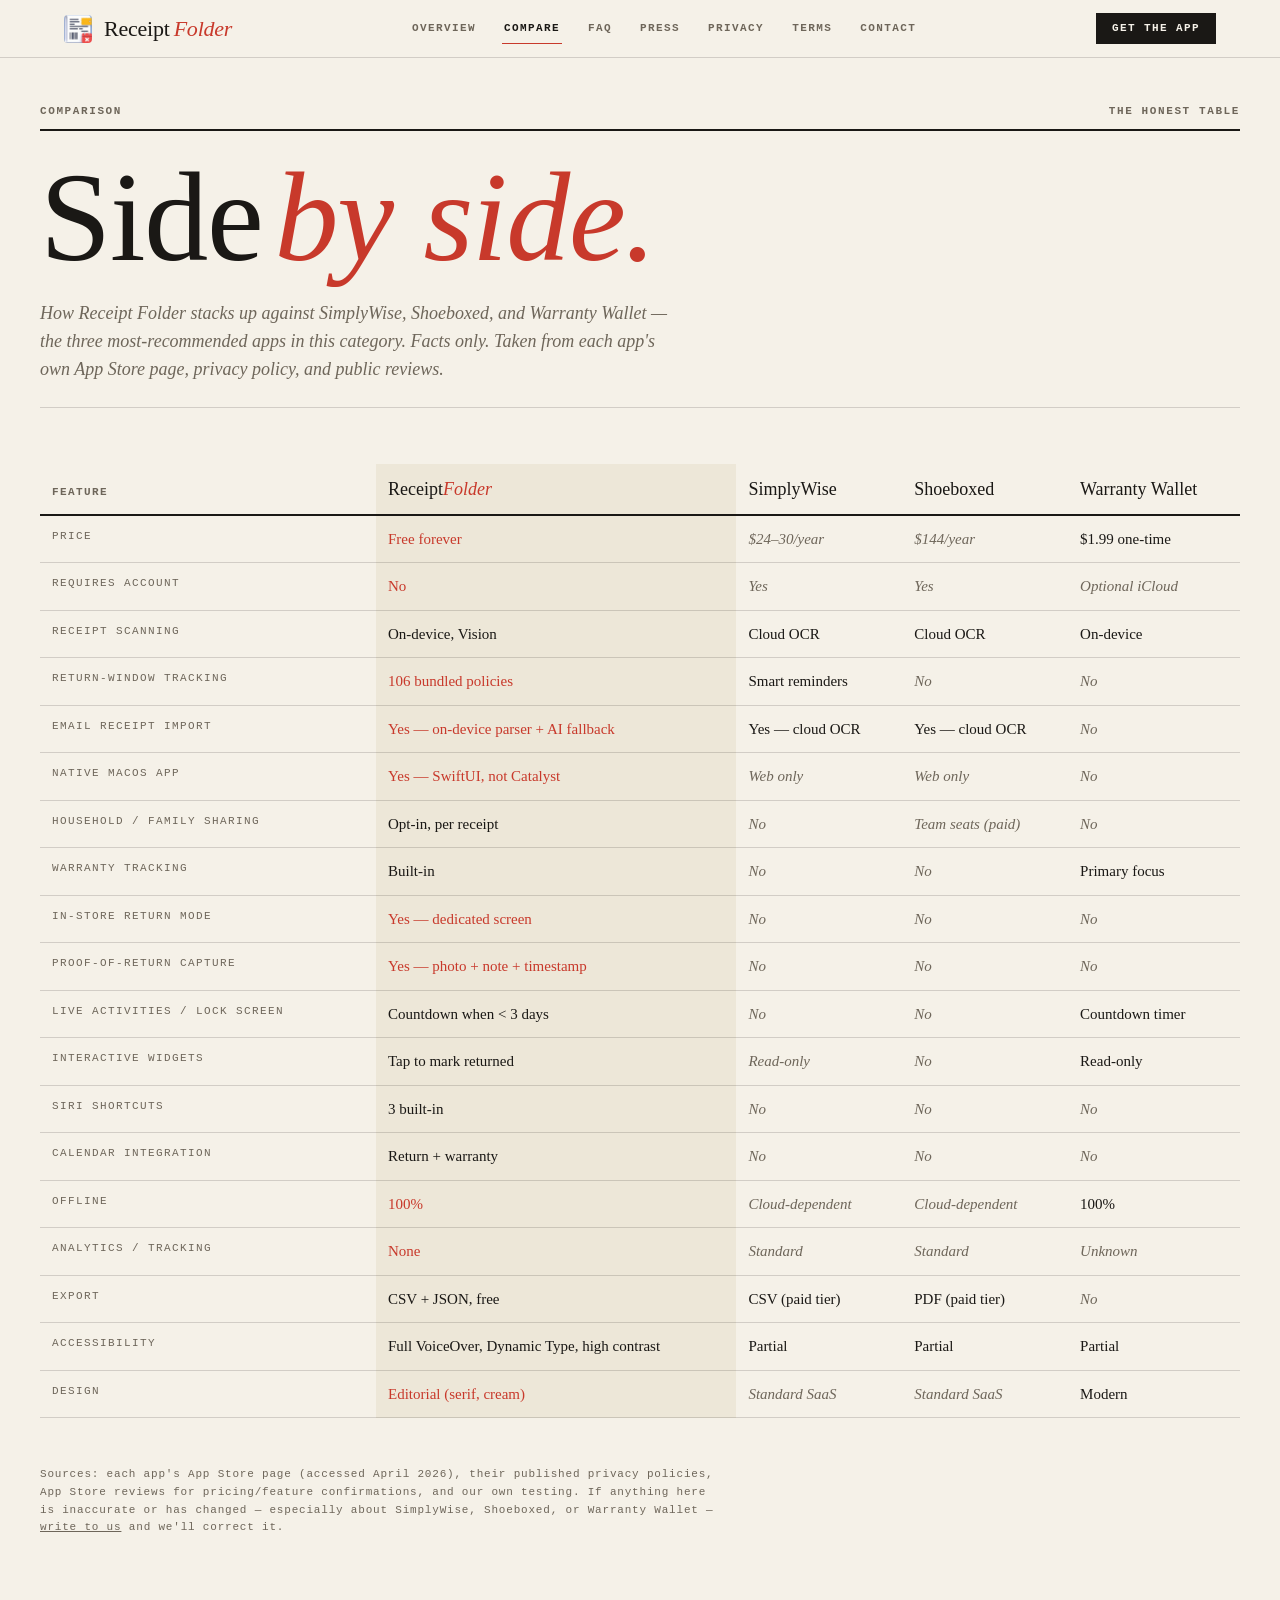
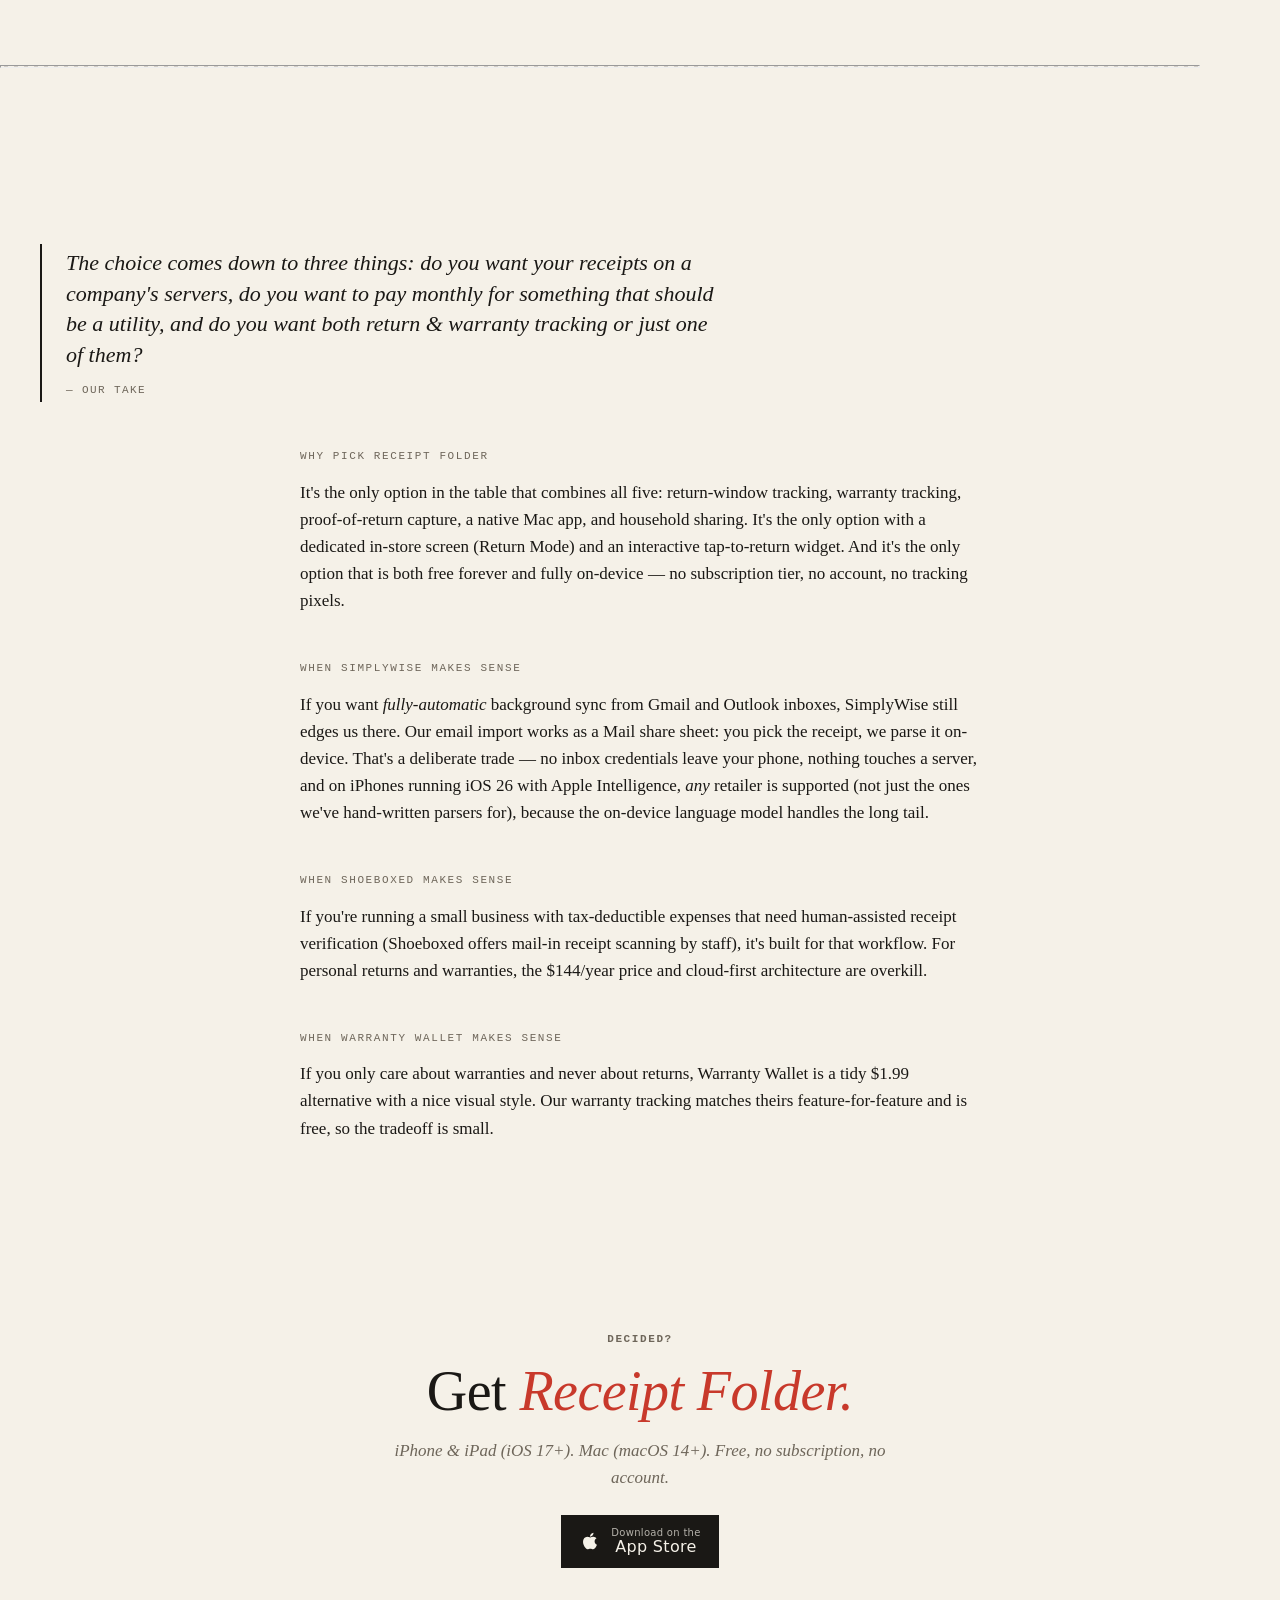
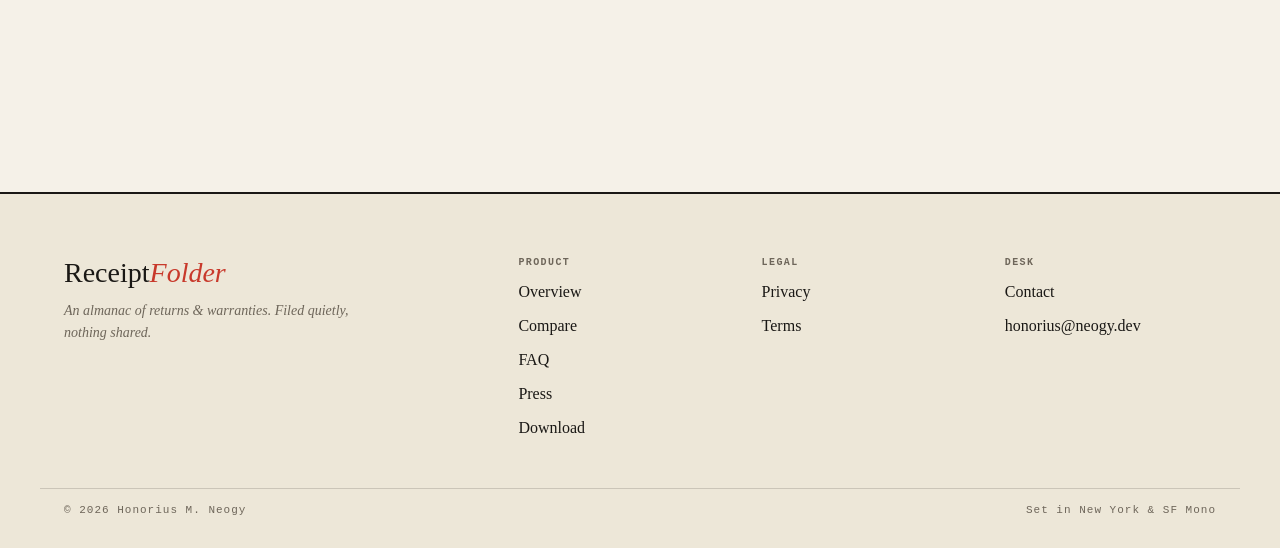
<file: site/compare.html>
<!DOCTYPE html>
<html lang="en">
<head>
  <meta charset="UTF-8">
  <meta name="viewport" content="width=device-width, initial-scale=1.0">
  <title>Receipt Folder vs SimplyWise, Shoeboxed &amp; Warranty Wallet</title>
  <meta name="description" content="How Receipt Folder compares to SimplyWise, Shoeboxed, and Warranty Wallet — features, privacy, price.">
  <meta name="theme-color" content="#F5F1E8">
  <link rel="icon" href="assets/logo.png" type="image/png">
  <link rel="apple-touch-icon" href="assets/logo@2x.png">
  <link rel="stylesheet" href="css/style.css">
  <style>
    /* Comparison table — Editorial: hairlines, no pills, dot perforation between
       sections. Sticky first column on narrow screens. */
    .compare-table {
      width: 100%;
      border-collapse: collapse;
      margin: var(--s-5) 0;
      font-family: var(--serif);
      font-size: 15px;
    }
    .compare-table thead th {
      text-align: left;
      padding: var(--s-4) var(--s-3);
      font: 600 11px/1 var(--mono);
      letter-spacing: 1.4px;
      text-transform: uppercase;
      color: var(--mute);
      border-bottom: 2px solid var(--ink);
      vertical-align: bottom;
    }
    .compare-table thead th.brand {
      font-family: var(--serif);
      font-size: 18px;
      color: var(--ink);
      letter-spacing: normal;
      text-transform: none;
      font-weight: 400;
    }
    .compare-table thead th.brand em {
      font-style: italic;
      color: var(--signal);
    }
    .compare-table tbody tr {
      border-bottom: 0.5px solid var(--rule);
    }
    .compare-table tbody td {
      padding: var(--s-3) var(--s-3);
      vertical-align: top;
    }
    .compare-table tbody td:first-child {
      font-family: var(--mono);
      font-size: 11px;
      letter-spacing: 1.4px;
      text-transform: uppercase;
      color: var(--mute);
      width: 28%;
    }
    .compare-table .check  { color: var(--ink); font-weight: 500; }
    .compare-table .x      { color: var(--mute); font-style: italic; }
    .compare-table .signal { color: var(--signal); font-weight: 500; }
    .compare-table .own    { background: var(--paper-dim); }

    @media (max-width: 760px) {
      .compare-table { font-size: 13px; }
      .compare-table tbody td:first-child { width: 36%; }
      .compare-table thead th.brand { font-size: 15px; }
    }
  </style>
</head>
<body>

  <nav class="nav" aria-label="Primary">
    <div class="nav__inner">
      <a href="index.html" class="nav__brand">
        <img src="assets/logo.png" alt="" aria-hidden="true">
        <span>Receipt<em>Folder</em></span>
      </a>
      <button class="nav__toggle" aria-label="Toggle menu" aria-expanded="false">☰</button>
      <div class="nav__links" id="navLinks">
        <a href="index.html">Overview</a>
        <a href="compare.html">Compare</a>
        <a href="faq.html">FAQ</a>
        <a href="press.html">Press</a>
        <a href="privacy.html">Privacy</a>
        <a href="terms.html">Terms</a>
        <a href="contact.html">Contact</a>
      </div>
      <a href="index.html#download" class="nav__cta">Get the app</a>
    </div>
  </nav>

  <main>
    <section class="container masthead">
      <div class="masthead__meta">
        <span class="eyebrow">Comparison</span>
        <span class="eyebrow">The honest table</span>
      </div>
      <hr class="rule">
      <h1 class="masthead__title">Side <em>by side.</em></h1>
      <p class="masthead__dek">How Receipt Folder stacks up against SimplyWise, Shoeboxed, and Warranty Wallet — the three most-recommended apps in this category. Facts only. Taken from each app's own App Store page, privacy policy, and public reviews.</p>
      <hr class="hairline" style="margin-top: var(--s-5);">
    </section>

    <section class="container section" style="padding-top: 0;">
      <div class="reveal" style="overflow-x: auto;">
        <table class="compare-table">
          <thead>
            <tr>
              <th scope="col">Feature</th>
              <th scope="col" class="brand own">Receipt<em>Folder</em></th>
              <th scope="col" class="brand">SimplyWise</th>
              <th scope="col" class="brand">Shoeboxed</th>
              <th scope="col" class="brand">Warranty Wallet</th>
            </tr>
          </thead>
          <tbody>
            <tr>
              <td>Price</td>
              <td class="own signal">Free forever</td>
              <td class="x">$24–30/year</td>
              <td class="x">$144/year</td>
              <td class="check">$1.99 one-time</td>
            </tr>
            <tr>
              <td>Requires account</td>
              <td class="own signal">No</td>
              <td class="x">Yes</td>
              <td class="x">Yes</td>
              <td class="x">Optional iCloud</td>
            </tr>
            <tr>
              <td>Receipt scanning</td>
              <td class="own check">On-device, Vision</td>
              <td class="check">Cloud OCR</td>
              <td class="check">Cloud OCR</td>
              <td class="check">On-device</td>
            </tr>
            <tr>
              <td>Return-window tracking</td>
              <td class="own signal">106 bundled policies</td>
              <td class="check">Smart reminders</td>
              <td class="x">No</td>
              <td class="x">No</td>
            </tr>
            <tr>
              <td>Email receipt import</td>
              <td class="own signal">Yes — on-device parser + AI fallback</td>
              <td class="check">Yes — cloud OCR</td>
              <td class="check">Yes — cloud OCR</td>
              <td class="x">No</td>
            </tr>
            <tr>
              <td>Native macOS app</td>
              <td class="own signal">Yes — SwiftUI, not Catalyst</td>
              <td class="x">Web only</td>
              <td class="x">Web only</td>
              <td class="x">No</td>
            </tr>
            <tr>
              <td>Household / family sharing</td>
              <td class="own check">Opt-in, per receipt</td>
              <td class="x">No</td>
              <td class="x">Team seats (paid)</td>
              <td class="x">No</td>
            </tr>
            <tr>
              <td>Warranty tracking</td>
              <td class="own check">Built-in</td>
              <td class="x">No</td>
              <td class="x">No</td>
              <td class="check">Primary focus</td>
            </tr>
            <tr>
              <td>In-store Return Mode</td>
              <td class="own signal">Yes — dedicated screen</td>
              <td class="x">No</td>
              <td class="x">No</td>
              <td class="x">No</td>
            </tr>
            <tr>
              <td>Proof-of-return capture</td>
              <td class="own signal">Yes — photo + note + timestamp</td>
              <td class="x">No</td>
              <td class="x">No</td>
              <td class="x">No</td>
            </tr>
            <tr>
              <td>Live Activities / lock screen</td>
              <td class="own check">Countdown when &lt; 3 days</td>
              <td class="x">No</td>
              <td class="x">No</td>
              <td class="check">Countdown timer</td>
            </tr>
            <tr>
              <td>Interactive widgets</td>
              <td class="own check">Tap to mark returned</td>
              <td class="x">Read-only</td>
              <td class="x">No</td>
              <td class="check">Read-only</td>
            </tr>
            <tr>
              <td>Siri shortcuts</td>
              <td class="own check">3 built-in</td>
              <td class="x">No</td>
              <td class="x">No</td>
              <td class="x">No</td>
            </tr>
            <tr>
              <td>Calendar integration</td>
              <td class="own check">Return + warranty</td>
              <td class="x">No</td>
              <td class="x">No</td>
              <td class="x">No</td>
            </tr>
            <tr>
              <td>Offline</td>
              <td class="own signal">100%</td>
              <td class="x">Cloud-dependent</td>
              <td class="x">Cloud-dependent</td>
              <td class="check">100%</td>
            </tr>
            <tr>
              <td>Analytics / tracking</td>
              <td class="own signal">None</td>
              <td class="x">Standard</td>
              <td class="x">Standard</td>
              <td class="x">Unknown</td>
            </tr>
            <tr>
              <td>Export</td>
              <td class="own check">CSV + JSON, free</td>
              <td class="check">CSV (paid tier)</td>
              <td class="check">PDF (paid tier)</td>
              <td class="x">No</td>
            </tr>
            <tr>
              <td>Accessibility</td>
              <td class="own check">Full VoiceOver, Dynamic Type, high contrast</td>
              <td class="check">Partial</td>
              <td class="check">Partial</td>
              <td class="check">Partial</td>
            </tr>
            <tr>
              <td>Design</td>
              <td class="own signal">Editorial (serif, cream)</td>
              <td class="x">Standard SaaS</td>
              <td class="x">Standard SaaS</td>
              <td class="check">Modern</td>
            </tr>
          </tbody>
        </table>
      </div>

      <p style="font-family: var(--mono); font-size: 11px; color: var(--mute); letter-spacing: 0.8px; line-height: 1.6; max-width: 680px; margin-top: var(--s-5);">
        Sources: each app's App Store page (accessed April 2026), their published
        privacy policies, App Store reviews for pricing/feature confirmations, and
        our own testing. If anything here is inaccurate or has changed — especially
        about SimplyWise, Shoeboxed, or Warranty Wallet — <a href="contact.html" style="text-decoration: underline;">write to us</a>
        and we'll correct it.
      </p>
    </section>

    <hr class="perforation container" style="max-width: var(--content-max);">

    <!-- Positioning statement -->
    <section class="container section">
      <blockquote class="pullquote reveal">
        The choice comes down to three things: do you want your receipts on a
        company's servers, do you want to pay monthly for something that should
        be a utility, and do you want both return &amp; warranty tracking or
        just one of them?
        <cite>— Our take</cite>
      </blockquote>

      <div style="max-width: var(--prose-max); margin: var(--s-7) auto 0;">
        <h3 style="font-family: var(--mono); font-size: 11px; letter-spacing: 1.6px; text-transform: uppercase; color: var(--mute);">Why pick Receipt Folder</h3>
        <p style="font-family: var(--serif); font-size: 17px; line-height: 1.6; color: var(--ink); margin-top: var(--s-4);">
          It's the only option in the table that combines all five: return-window
          tracking, warranty tracking, proof-of-return capture, a native Mac app,
          and household sharing. It's the only option with a dedicated in-store
          screen (Return Mode) and an interactive tap-to-return widget. And
          it's the only option that is both free forever and fully on-device —
          no subscription tier, no account, no tracking pixels.
        </p>

        <h3 style="font-family: var(--mono); font-size: 11px; letter-spacing: 1.6px; text-transform: uppercase; color: var(--mute); margin-top: var(--s-7);">When SimplyWise makes sense</h3>
        <p style="font-family: var(--serif); font-size: 17px; line-height: 1.6; color: var(--ink); margin-top: var(--s-4);">
          If you want <em>fully-automatic</em> background sync from Gmail and
          Outlook inboxes, SimplyWise still edges us there. Our email import
          works as a Mail share sheet: you pick the receipt, we parse it
          on-device. That's a deliberate trade — no inbox credentials leave
          your phone, nothing touches a server, and on iPhones running iOS
          26 with Apple Intelligence, <em>any</em> retailer is supported
          (not just the ones we've hand-written parsers for), because the
          on-device language model handles the long tail.
        </p>

        <h3 style="font-family: var(--mono); font-size: 11px; letter-spacing: 1.6px; text-transform: uppercase; color: var(--mute); margin-top: var(--s-7);">When Shoeboxed makes sense</h3>
        <p style="font-family: var(--serif); font-size: 17px; line-height: 1.6; color: var(--ink); margin-top: var(--s-4);">
          If you're running a small business with tax-deductible expenses that
          need human-assisted receipt verification (Shoeboxed offers mail-in
          receipt scanning by staff), it's built for that workflow. For personal
          returns and warranties, the $144/year price and cloud-first architecture
          are overkill.
        </p>

        <h3 style="font-family: var(--mono); font-size: 11px; letter-spacing: 1.6px; text-transform: uppercase; color: var(--mute); margin-top: var(--s-7);">When Warranty Wallet makes sense</h3>
        <p style="font-family: var(--serif); font-size: 17px; line-height: 1.6; color: var(--ink); margin-top: var(--s-4);">
          If you only care about warranties and never about returns, Warranty
          Wallet is a tidy $1.99 alternative with a nice visual style. Our
          warranty tracking matches theirs feature-for-feature and is free, so
          the tradeoff is small.
        </p>
      </div>
    </section>

    <section class="section container" style="text-align: center; padding-bottom: var(--s-9);">
      <div class="eyebrow">Decided?</div>
      <h2 style="margin-top: var(--s-4);">Get <em style="color: var(--signal); font-style: italic;">Receipt Folder.</em></h2>
      <p style="font-family: var(--serif); font-style: italic; color: var(--mute); margin: var(--s-4) auto 0; max-width: 520px;">
        iPhone &amp; iPad (iOS 17+). Mac (macOS 14+). Free, no subscription, no account.
      </p>
      <div style="margin-top: var(--s-5); display: flex; gap: var(--s-3); justify-content: center; flex-wrap: wrap;">
        <a href="index.html#download" class="app-store">
          <svg class="app-store__svg" viewBox="0 0 24 24" fill="currentColor" aria-hidden="true">
            <path d="M17.05 20.28c-.98.95-2.05.88-3.08.41-1.09-.47-2.09-.48-3.24 0-1.44.62-2.2.44-3.06-.41C2.79 15.25 3.51 7.59 9.05 7.31c1.35.07 2.29.74 3.08.78 1.18-.24 2.31-.93 3.57-.84 1.51.12 2.65.72 3.4 1.8-3.12 1.87-2.38 5.98.48 7.13-.57 1.5-1.31 2.99-2.53 4.1zM12.03 7.25c-.15-2.23 1.66-4.07 3.74-4.25.29 2.58-2.34 4.5-3.74 4.25z"/>
          </svg>
          <span class="app-store__text"><small>Download on the</small><strong>App Store</strong></span>
        </a>
      </div>
    </section>
  </main>

  <footer class="footer">
    <div class="footer__grid">
      <div class="footer__col">
        <div class="footer__brand">Receipt<em>Folder</em></div>
        <p class="footer__tag">An almanac of returns &amp; warranties. Filed quietly, nothing shared.</p>
      </div>
      <div class="footer__col"><h4>Product</h4><ul><li><a href="index.html">Overview</a></li><li><a href="compare.html">Compare</a></li><li><a href="faq.html">FAQ</a></li><li><a href="press.html">Press</a></li><li><a href="index.html#download">Download</a></li></ul></div>
      <div class="footer__col"><h4>Legal</h4><ul><li><a href="privacy.html">Privacy</a></li><li><a href="terms.html">Terms</a></li></ul></div>
      <div class="footer__col"><h4>Desk</h4><ul><li><a href="contact.html">Contact</a></li><li><a href="mailto:honorius@neogy.dev">honorius@neogy.dev</a></li></ul></div>
    </div>
    <div class="footer__end">
      <span>© 2026 Honorius M. Neogy</span>
      <span>Set in New York &amp; SF Mono</span>
    </div>
  </footer>

  <script src="js/app.js" defer></script>
</body>
</html>
</file>
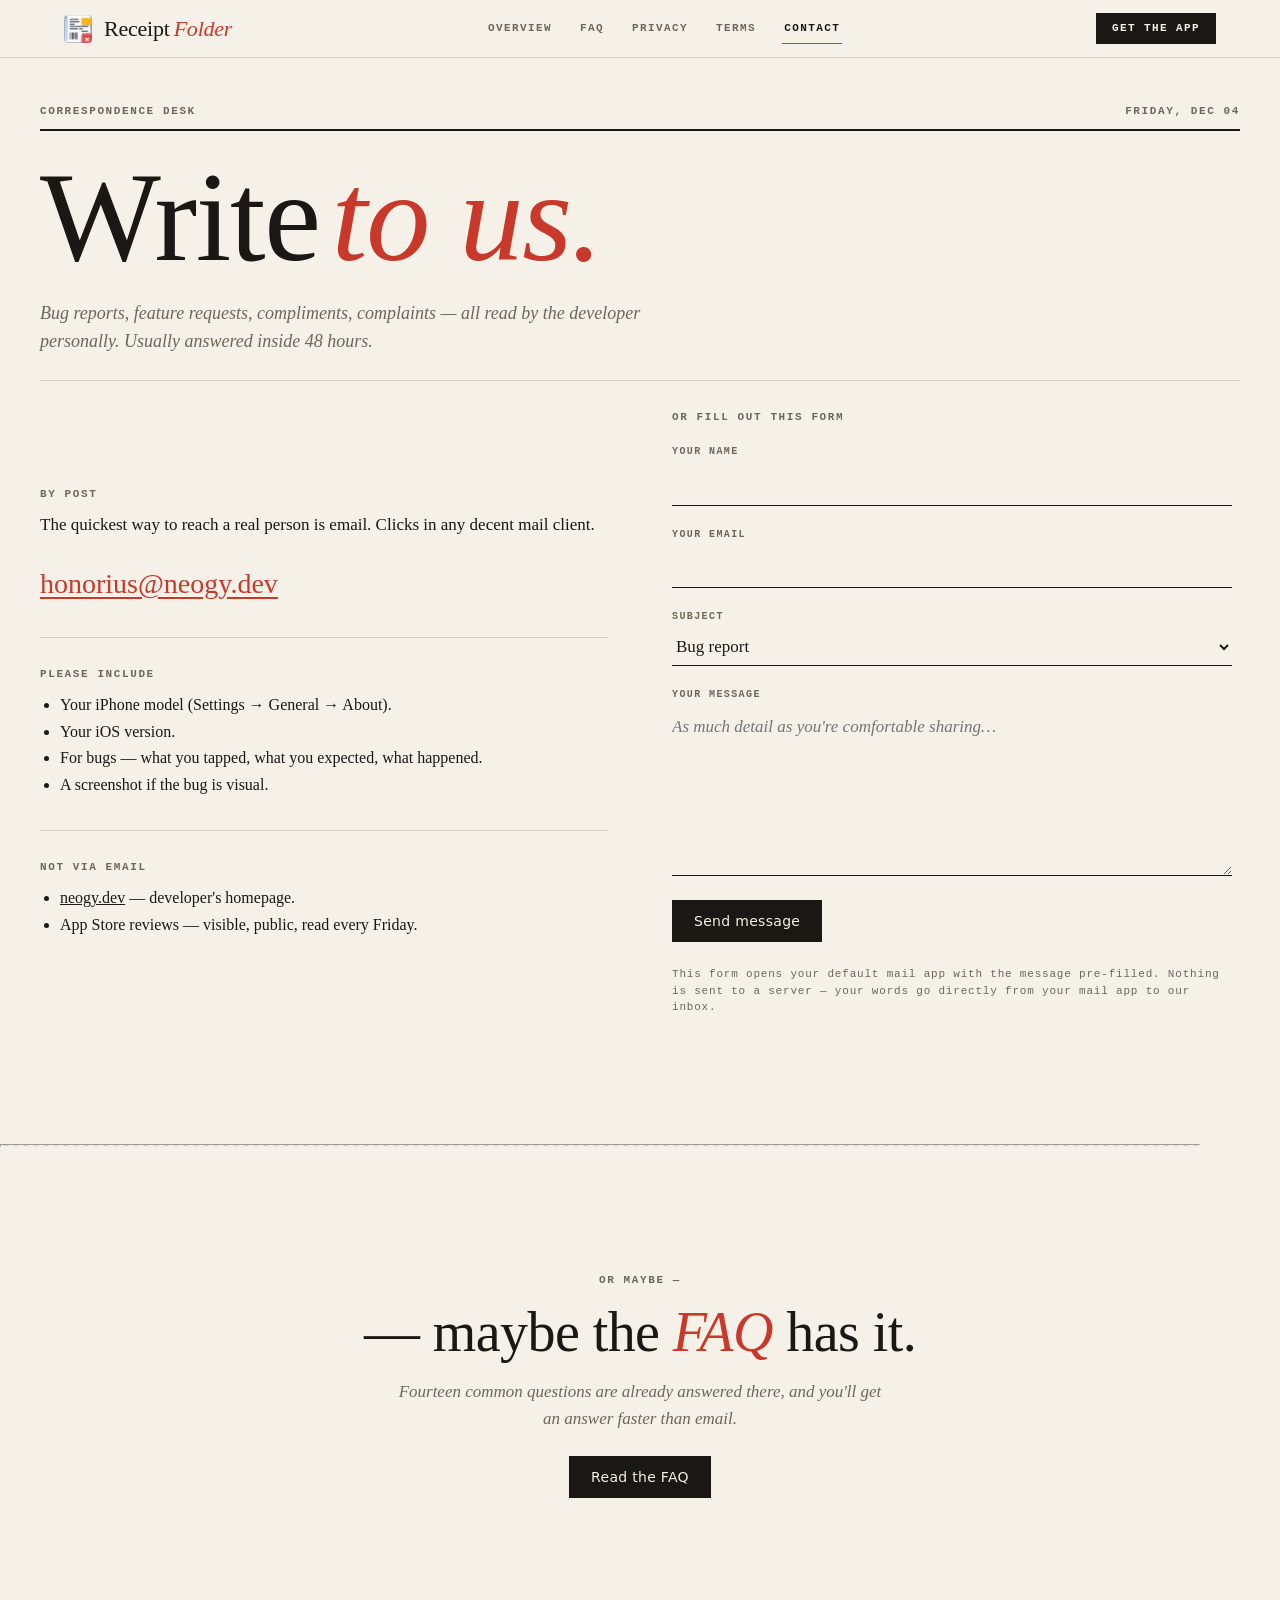
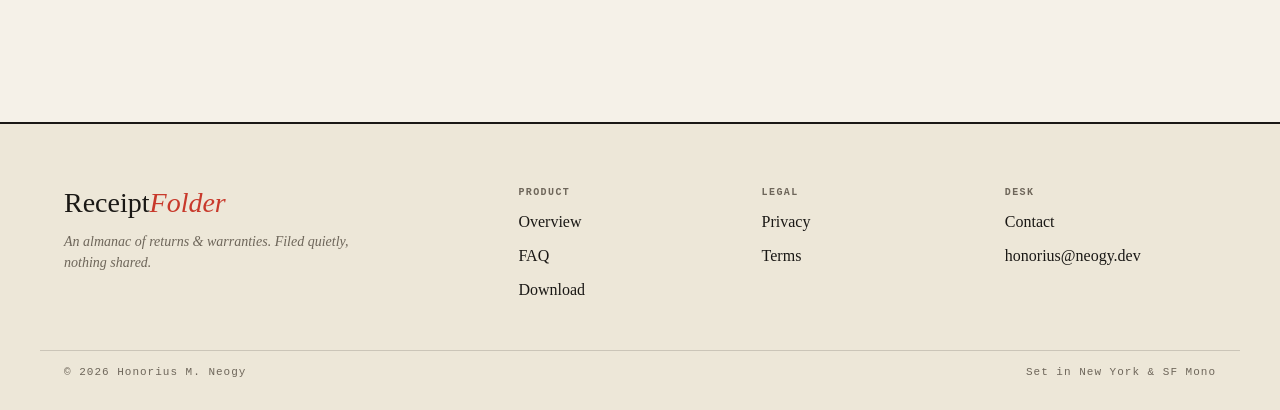
<file: Site/contact.html>
<!DOCTYPE html>
<html lang="en">
<head>
  <meta charset="UTF-8">
  <meta name="viewport" content="width=device-width, initial-scale=1.0">
  <title>Contact — Receipt Folder</title>
  <meta name="description" content="Write to Receipt Folder. Real human, real reply.">
  <meta name="theme-color" content="#F5F1E8">
  <link rel="icon" href="assets/logo.png" type="image/png">
  <link rel="apple-touch-icon" href="assets/logo@2x.png">
  <link rel="stylesheet" href="css/style.css">
</head>
<body>

  <nav class="nav" aria-label="Primary">
    <div class="nav__inner">
      <a href="index.html" class="nav__brand">
        <img src="assets/logo.png" alt="" aria-hidden="true">
        <span>Receipt<em>Folder</em></span>
      </a>
      <button class="nav__toggle" aria-label="Toggle menu" aria-expanded="false">☰</button>
      <div class="nav__links" id="navLinks">
        <a href="index.html">Overview</a>
        <a href="faq.html">FAQ</a>
        <a href="privacy.html">Privacy</a>
        <a href="terms.html">Terms</a>
        <a href="contact.html">Contact</a>
      </div>
      <a href="index.html#download" class="nav__cta">Get the app</a>
    </div>
  </nav>

  <main>
    <section class="container masthead">
      <div class="masthead__meta">
        <span class="eyebrow">Correspondence Desk</span>
        <span class="eyebrow" id="todaysDate"></span>
      </div>
      <hr class="rule">
      <h1 class="masthead__title">Write <em>to us.</em></h1>
      <p class="masthead__dek">Bug reports, feature requests, compliments, complaints — all read by the developer personally. Usually answered inside 48 hours.</p>
      <hr class="hairline" style="margin-top: var(--s-5);">
    </section>

    <section class="container section" style="padding-top: 0;">
      <div class="split">

        <!-- Direct contact column -->
        <div class="reveal">
          <div class="eyebrow">By post</div>
          <p style="margin-top: var(--s-3);">The quickest way to reach a real person is email. Clicks in any decent mail client.</p>
          <a href="mailto:honorius@neogy.dev" style="display: inline-block; margin-top: var(--s-5); font-family: var(--serif); font-size: 28px; color: var(--signal); text-decoration: underline; text-underline-offset: 4px;">honorius@neogy.dev</a>

          <hr class="hairline" style="margin: var(--s-6) 0;">

          <div class="eyebrow">Please include</div>
          <ul style="font-family: var(--serif); font-size: 16px; line-height: 1.65; padding-left: 20px; margin-top: var(--s-3); color: var(--ink);">
            <li>Your iPhone model (Settings → General → About).</li>
            <li>Your iOS version.</li>
            <li>For bugs — what you tapped, what you expected, what happened.</li>
            <li>A screenshot if the bug is visual.</li>
          </ul>

          <hr class="hairline" style="margin: var(--s-6) 0;">

          <div class="eyebrow">Not via email</div>
          <ul style="font-family: var(--serif); font-size: 16px; line-height: 1.65; padding-left: 20px; margin-top: var(--s-3); color: var(--ink);">
            <li><a href="https://neogy.dev" style="text-decoration: underline;">neogy.dev</a> — developer's homepage.</li>
            <li>App Store reviews — visible, public, read every Friday.</li>
          </ul>
        </div>

        <!-- Form column -->
        <div class="reveal">
          <div class="eyebrow">Or fill out this form</div>
          <form class="form" data-contact-form style="margin-top: var(--s-5);">
            <div class="field">
              <label for="name">Your name</label>
              <input id="name" name="name" type="text" autocomplete="name" required>
            </div>
            <div class="field">
              <label for="email">Your email</label>
              <input id="email" name="email" type="email" autocomplete="email" required>
            </div>
            <div class="field">
              <label for="subject">Subject</label>
              <select id="subject" name="subject" required>
                <option value="Bug report">Bug report</option>
                <option value="Feature request">Feature request</option>
                <option value="Privacy question">Privacy question</option>
                <option value="Press / media enquiry">Press / media enquiry</option>
                <option value="Something else">Something else</option>
              </select>
            </div>
            <div class="field">
              <label for="message">Your message</label>
              <textarea id="message" name="message" rows="6" required placeholder="As much detail as you're comfortable sharing…"></textarea>
            </div>
            <div class="form__actions">
              <button type="submit" class="btn btn--primary">Send message</button>
              <span data-form-status hidden style="font-family: var(--serif); font-style: italic; color: var(--mute); font-size: 14px;"></span>
            </div>
            <p style="font-family: var(--mono); font-size: 11px; letter-spacing: 0.8px; color: var(--mute); line-height: 1.5;">
              This form opens your default mail app with the message pre-filled.
              Nothing is sent to a server — your words go directly from your mail app to our inbox.
            </p>
          </form>
        </div>

      </div>
    </section>

    <hr class="perforation container" style="max-width: var(--content-max);">

    <section class="container section" style="text-align: center; padding-bottom: var(--s-9);">
      <div class="eyebrow">Or maybe —</div>
      <h2 style="margin-top: var(--s-4);">— maybe the <em style="color: var(--signal); font-style: italic;">FAQ</em> has it.</h2>
      <p style="font-family: var(--serif); font-style: italic; color: var(--mute); margin: var(--s-4) auto 0; max-width: 500px;">
        Fourteen common questions are already answered there, and you'll get an answer faster than email.
      </p>
      <a href="faq.html" class="btn btn--primary" style="margin-top: var(--s-5); display: inline-block;">Read the FAQ</a>
    </section>
  </main>

  <footer class="footer">
    <div class="footer__grid">
      <div class="footer__col">
        <div class="footer__brand">Receipt<em>Folder</em></div>
        <p class="footer__tag">An almanac of returns &amp; warranties. Filed quietly, nothing shared.</p>
      </div>
      <div class="footer__col"><h4>Product</h4><ul><li><a href="index.html">Overview</a></li><li><a href="faq.html">FAQ</a></li><li><a href="index.html#download">Download</a></li></ul></div>
      <div class="footer__col"><h4>Legal</h4><ul><li><a href="privacy.html">Privacy</a></li><li><a href="terms.html">Terms</a></li></ul></div>
      <div class="footer__col"><h4>Desk</h4><ul><li><a href="contact.html">Contact</a></li><li><a href="mailto:honorius@neogy.dev">honorius@neogy.dev</a></li></ul></div>
    </div>
    <div class="footer__end">
      <span>© 2026 Honorius M. Neogy</span>
      <span>Set in New York &amp; SF Mono</span>
    </div>
  </footer>

  <script>
    const el = document.getElementById('todaysDate');
    if (el) {
      el.textContent = new Intl.DateTimeFormat('en', {
        weekday: 'long', day: '2-digit', month: 'short'
      }).format(new Date()).toUpperCase();
    }
  </script>
  <script src="js/app.js" defer></script>
</body>
</html>
</file>
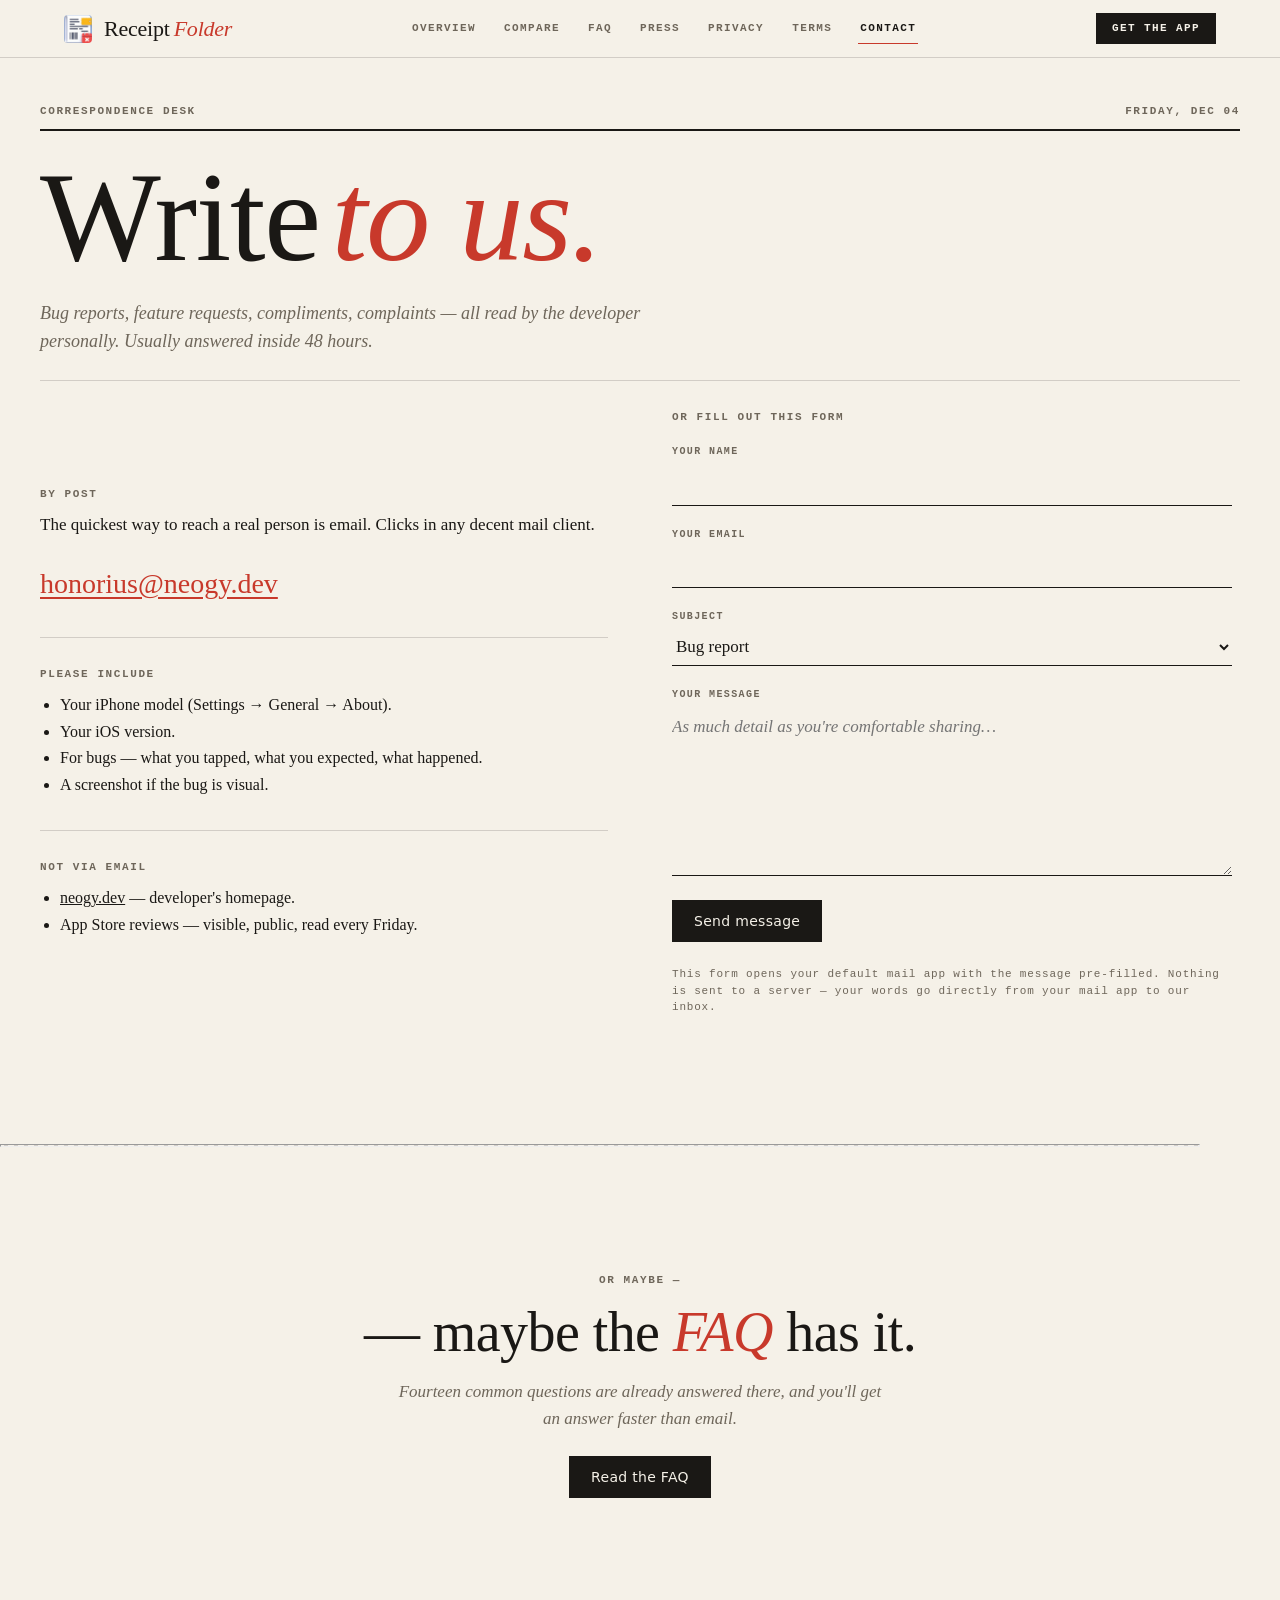
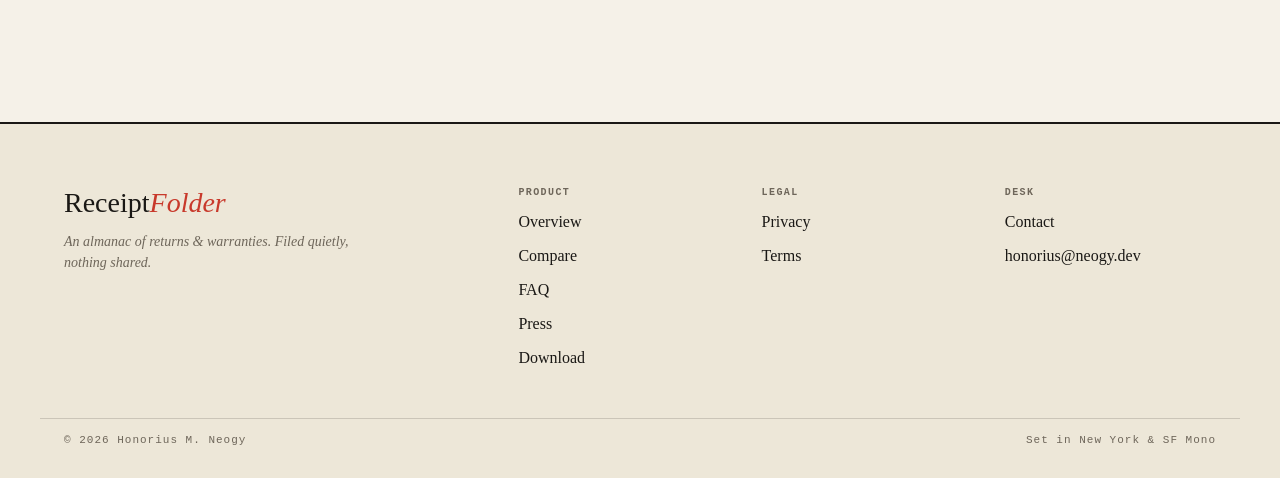
<file: site/contact.html>
<!DOCTYPE html>
<html lang="en">
<head>
  <meta charset="UTF-8">
  <meta name="viewport" content="width=device-width, initial-scale=1.0">
  <title>Contact — Receipt Folder</title>
  <meta name="description" content="Write to Receipt Folder. Real human, real reply.">
  <meta name="theme-color" content="#F5F1E8">
  <link rel="icon" href="assets/logo.png" type="image/png">
  <link rel="apple-touch-icon" href="assets/logo@2x.png">
  <link rel="stylesheet" href="css/style.css">
</head>
<body>

  <nav class="nav" aria-label="Primary">
    <div class="nav__inner">
      <a href="index.html" class="nav__brand">
        <img src="assets/logo.png" alt="" aria-hidden="true">
        <span>Receipt<em>Folder</em></span>
      </a>
      <button class="nav__toggle" aria-label="Toggle menu" aria-expanded="false">☰</button>
      <div class="nav__links" id="navLinks">
        <a href="index.html">Overview</a>
        <a href="compare.html">Compare</a>
        <a href="faq.html">FAQ</a>
        <a href="press.html">Press</a>
        <a href="privacy.html">Privacy</a>
        <a href="terms.html">Terms</a>
        <a href="contact.html">Contact</a>
      </div>
      <a href="index.html#download" class="nav__cta">Get the app</a>
    </div>
  </nav>

  <main>
    <section class="container masthead">
      <div class="masthead__meta">
        <span class="eyebrow">Correspondence Desk</span>
        <span class="eyebrow" id="todaysDate"></span>
      </div>
      <hr class="rule">
      <h1 class="masthead__title">Write <em>to us.</em></h1>
      <p class="masthead__dek">Bug reports, feature requests, compliments, complaints — all read by the developer personally. Usually answered inside 48 hours.</p>
      <hr class="hairline" style="margin-top: var(--s-5);">
    </section>

    <section class="container section" style="padding-top: 0;">
      <div class="split">

        <!-- Direct contact column -->
        <div class="reveal">
          <div class="eyebrow">By post</div>
          <p style="margin-top: var(--s-3);">The quickest way to reach a real person is email. Clicks in any decent mail client.</p>
          <a href="mailto:honorius@neogy.dev" style="display: inline-block; margin-top: var(--s-5); font-family: var(--serif); font-size: 28px; color: var(--signal); text-decoration: underline; text-underline-offset: 4px;">honorius@neogy.dev</a>

          <hr class="hairline" style="margin: var(--s-6) 0;">

          <div class="eyebrow">Please include</div>
          <ul style="font-family: var(--serif); font-size: 16px; line-height: 1.65; padding-left: 20px; margin-top: var(--s-3); color: var(--ink);">
            <li>Your iPhone model (Settings → General → About).</li>
            <li>Your iOS version.</li>
            <li>For bugs — what you tapped, what you expected, what happened.</li>
            <li>A screenshot if the bug is visual.</li>
          </ul>

          <hr class="hairline" style="margin: var(--s-6) 0;">

          <div class="eyebrow">Not via email</div>
          <ul style="font-family: var(--serif); font-size: 16px; line-height: 1.65; padding-left: 20px; margin-top: var(--s-3); color: var(--ink);">
            <li><a href="https://neogy.dev" style="text-decoration: underline;">neogy.dev</a> — developer's homepage.</li>
            <li>App Store reviews — visible, public, read every Friday.</li>
          </ul>
        </div>

        <!-- Form column -->
        <div class="reveal">
          <div class="eyebrow">Or fill out this form</div>
          <form class="form" data-contact-form style="margin-top: var(--s-5);">
            <div class="field">
              <label for="name">Your name</label>
              <input id="name" name="name" type="text" autocomplete="name" required>
            </div>
            <div class="field">
              <label for="email">Your email</label>
              <input id="email" name="email" type="email" autocomplete="email" required>
            </div>
            <div class="field">
              <label for="subject">Subject</label>
              <select id="subject" name="subject" required>
                <option value="Bug report">Bug report</option>
                <option value="Feature request">Feature request</option>
                <option value="Privacy question">Privacy question</option>
                <option value="Press / media enquiry">Press / media enquiry</option>
                <option value="Something else">Something else</option>
              </select>
            </div>
            <div class="field">
              <label for="message">Your message</label>
              <textarea id="message" name="message" rows="6" required placeholder="As much detail as you're comfortable sharing…"></textarea>
            </div>
            <div class="form__actions">
              <button type="submit" class="btn btn--primary">Send message</button>
              <span data-form-status hidden style="font-family: var(--serif); font-style: italic; color: var(--mute); font-size: 14px;"></span>
            </div>
            <p style="font-family: var(--mono); font-size: 11px; letter-spacing: 0.8px; color: var(--mute); line-height: 1.5;">
              This form opens your default mail app with the message pre-filled.
              Nothing is sent to a server — your words go directly from your mail app to our inbox.
            </p>
          </form>
        </div>

      </div>
    </section>

    <hr class="perforation container" style="max-width: var(--content-max);">

    <section class="container section" style="text-align: center; padding-bottom: var(--s-9);">
      <div class="eyebrow">Or maybe —</div>
      <h2 style="margin-top: var(--s-4);">— maybe the <em style="color: var(--signal); font-style: italic;">FAQ</em> has it.</h2>
      <p style="font-family: var(--serif); font-style: italic; color: var(--mute); margin: var(--s-4) auto 0; max-width: 500px;">
        Fourteen common questions are already answered there, and you'll get an answer faster than email.
      </p>
      <a href="faq.html" class="btn btn--primary" style="margin-top: var(--s-5); display: inline-block;">Read the FAQ</a>
    </section>
  </main>

  <footer class="footer">
    <div class="footer__grid">
      <div class="footer__col">
        <div class="footer__brand">Receipt<em>Folder</em></div>
        <p class="footer__tag">An almanac of returns &amp; warranties. Filed quietly, nothing shared.</p>
      </div>
      <div class="footer__col"><h4>Product</h4><ul><li><a href="index.html">Overview</a></li><li><a href="compare.html">Compare</a></li><li><a href="faq.html">FAQ</a></li><li><a href="press.html">Press</a></li><li><a href="index.html#download">Download</a></li></ul></div>
      <div class="footer__col"><h4>Legal</h4><ul><li><a href="privacy.html">Privacy</a></li><li><a href="terms.html">Terms</a></li></ul></div>
      <div class="footer__col"><h4>Desk</h4><ul><li><a href="contact.html">Contact</a></li><li><a href="mailto:honorius@neogy.dev">honorius@neogy.dev</a></li></ul></div>
    </div>
    <div class="footer__end">
      <span>© 2026 Honorius M. Neogy</span>
      <span>Set in New York &amp; SF Mono</span>
    </div>
  </footer>

  <script>
    const el = document.getElementById('todaysDate');
    if (el) {
      el.textContent = new Intl.DateTimeFormat('en', {
        weekday: 'long', day: '2-digit', month: 'short'
      }).format(new Date()).toUpperCase();
    }
  </script>
  <script src="js/app.js" defer></script>
</body>
</html>
</file>
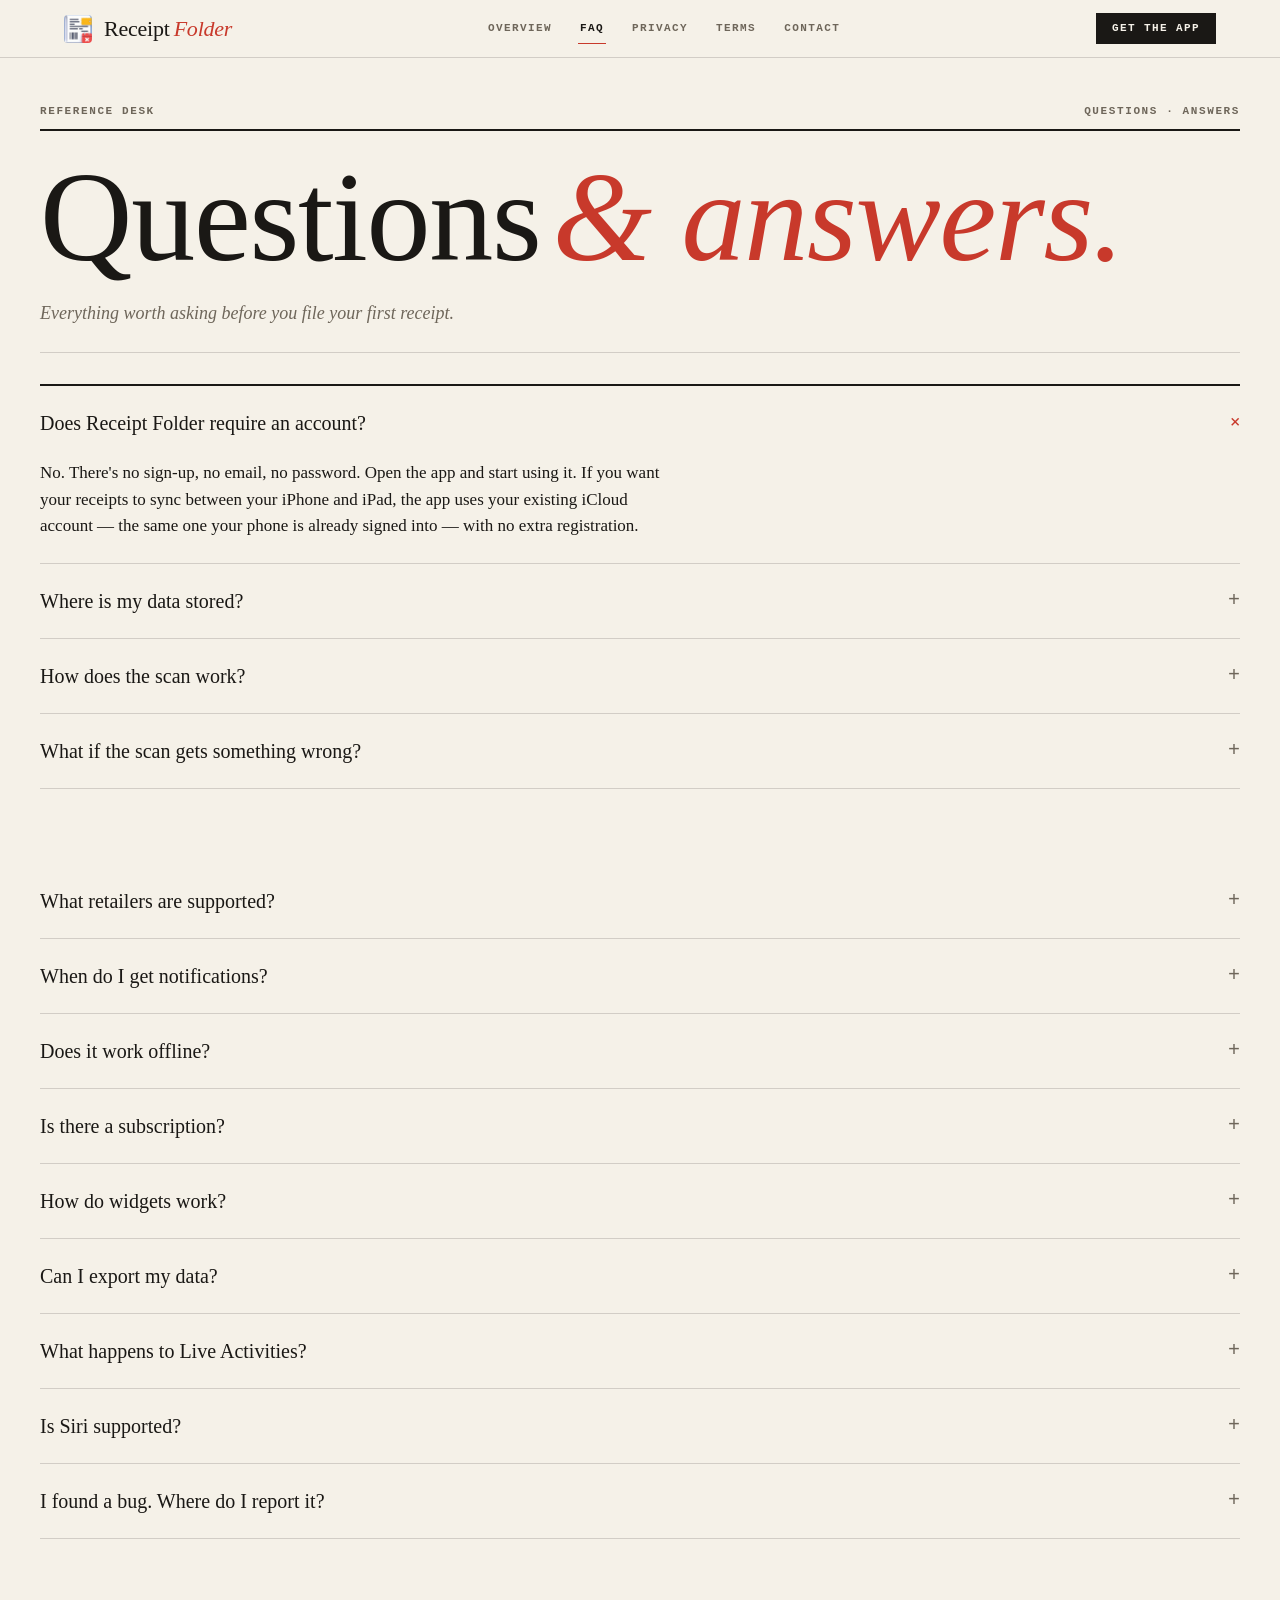
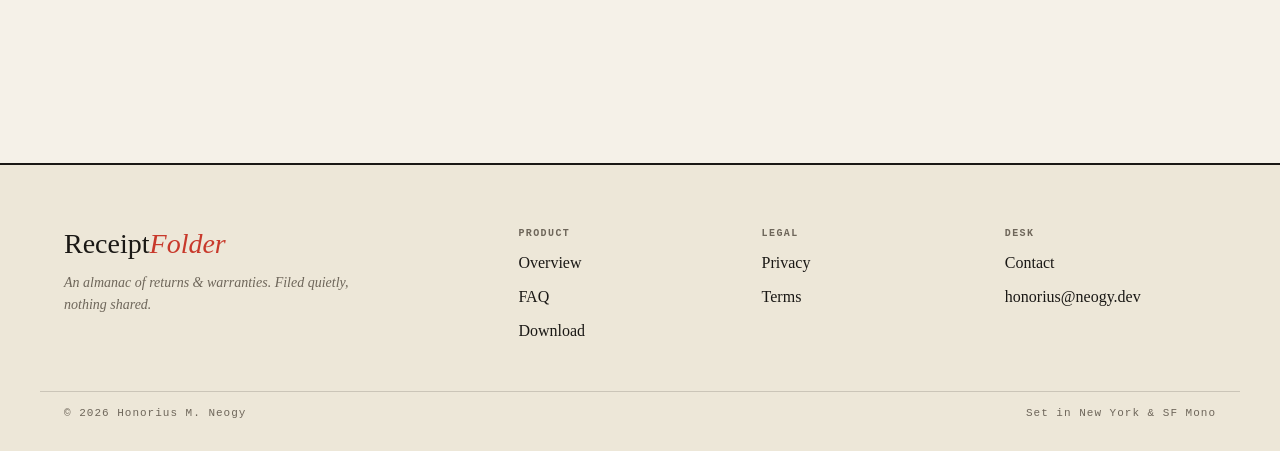
<file: Site/faq.html>
<!DOCTYPE html>
<html lang="en">
<head>
  <meta charset="UTF-8">
  <meta name="viewport" content="width=device-width, initial-scale=1.0">
  <title>FAQ — Receipt Folder</title>
  <meta name="description" content="Answers to common questions about Receipt Folder — how scanning works, what's stored, privacy, and more.">
  <meta name="theme-color" content="#F5F1E8">
  <link rel="icon" href="assets/logo.png" type="image/png">
  <link rel="apple-touch-icon" href="assets/logo@2x.png">
  <link rel="stylesheet" href="css/style.css">
</head>
<body>

  <nav class="nav" aria-label="Primary">
    <div class="nav__inner">
      <a href="index.html" class="nav__brand">
        <img src="assets/logo.png" alt="" aria-hidden="true">
        <span>Receipt<em>Folder</em></span>
      </a>
      <button class="nav__toggle" aria-label="Toggle menu" aria-expanded="false">☰</button>
      <div class="nav__links" id="navLinks">
        <a href="index.html">Overview</a>
        <a href="faq.html">FAQ</a>
        <a href="privacy.html">Privacy</a>
        <a href="terms.html">Terms</a>
        <a href="contact.html">Contact</a>
      </div>
      <a href="index.html#download" class="nav__cta">Get the app</a>
    </div>
  </nav>

  <main>
    <section class="container masthead">
      <div class="masthead__meta">
        <span class="eyebrow">Reference Desk</span>
        <span class="eyebrow">Questions · Answers</span>
      </div>
      <hr class="rule">
      <h1 class="masthead__title">Questions <em>&amp; answers.</em></h1>
      <p class="masthead__dek">Everything worth asking before you file your first receipt.</p>
      <hr class="hairline" style="margin-top: var(--s-5);">
    </section>

    <section class="container section" style="padding-top: 0;">
      <div class="faq">

        <details class="faq__item reveal" open>
          <summary class="faq__btn">
            <span>Does Receipt Folder require an account?</span>
            <span class="faq__indicator">+</span>
          </summary>
          <div class="faq__answer">
            <p>No. There's no sign-up, no email, no password. Open the app and start using it. If you want your receipts to sync between your iPhone and iPad, the app uses your existing iCloud account — the same one your phone is already signed into — with no extra registration.</p>
          </div>
        </details>

        <details class="faq__item reveal">
          <summary class="faq__btn">
            <span>Where is my data stored?</span>
            <span class="faq__indicator">+</span>
          </summary>
          <div class="faq__answer">
            <p>On your device. Receipts and photos live in a SwiftData database local to your iPhone. If you've enabled iCloud, the app syncs through your private CloudKit database — meaning only your own Apple ID can read it. We don't run any servers, don't collect analytics, and don't contract with third parties.</p>
          </div>
        </details>

        <details class="faq__item reveal">
          <summary class="faq__btn">
            <span>How does the scan work?</span>
            <span class="faq__indicator">+</span>
          </summary>
          <div class="faq__answer">
            <p>Apple's Vision framework runs on-device text recognition on the receipt photo. The app looks for a store name, a date, and a total, then matches the store against a bundled database of 100+ return policies. The photo and its extracted text never leave your phone.</p>
          </div>
        </details>

        <details class="faq__item reveal">
          <summary class="faq__btn">
            <span>What if the scan gets something wrong?</span>
            <span class="faq__indicator">+</span>
          </summary>
          <div class="faq__answer">
            <p>The review step after scanning is fully editable. If the date is off by a year or the total was read as $1,234.56 instead of $12.34, you can correct any field before saving. If no store policy matches, you can set the return-window length manually.</p>
          </div>
        </details>

        <details class="faq__item reveal">
          <summary class="faq__btn">
            <span>Can I use it without taking a photo?</span>
            <span class="faq__indicator">+</span>
          </summary>
          <div class="faq__answer">
            <p>Yes. Every add flow has an "Enter by hand" option. Useful for digital receipts, gift receipts, or when you just want to log a purchase without the camera.</p>
          </div>
        </details>

        <details class="faq__item reveal">
          <summary class="faq__btn">
            <span>What retailers are supported?</span>
            <span class="faq__indicator">+</span>
          </summary>
          <div class="faq__answer">
            <p>Around 100 major retailers ship with the app — Amazon, Best Buy, Target, Costco, Nordstrom, Apple, IKEA, and more. Each includes return-window length, category exceptions (electronics vs. clothing), and a "what to bring" checklist. You can also add your own custom policy for any local or niche retailer.</p>
          </div>
        </details>

        <details class="faq__item reveal">
          <summary class="faq__btn">
            <span>When do I get notifications?</span>
            <span class="faq__indicator">+</span>
          </summary>
          <div class="faq__answer">
            <p>For return windows: 14 days, 7 days, 72 hours, 24 hours, and the morning of your deadline. For warranties: 90, 30, and 7 days before expiry. You can set the time of day in Settings, and toggle either category off entirely.</p>
          </div>
        </details>

        <details class="faq__item reveal">
          <summary class="faq__btn">
            <span>Does it work offline?</span>
            <span class="faq__indicator">+</span>
          </summary>
          <div class="faq__answer">
            <p>Completely. The only thing the app ever sends over the network is CloudKit sync, which is optional. Scanning, reminders, search, widgets — all of it runs offline.</p>
          </div>
        </details>

        <details class="faq__item reveal">
          <summary class="faq__btn">
            <span>Is there a subscription?</span>
            <span class="faq__indicator">+</span>
          </summary>
          <div class="faq__answer">
            <p>No. The app is a one-time free download. No tiers, no in-app purchases, no trials.</p>
          </div>
        </details>

        <details class="faq__item reveal">
          <summary class="faq__btn">
            <span>How do widgets work?</span>
            <span class="faq__indicator">+</span>
          </summary>
          <div class="faq__answer">
            <p>Two widgets ship with the app: a small Home Screen widget listing your most urgent items, and a Lock Screen widget showing the single next-expiring deadline. Both refresh when you add, archive, or return an item — and every six hours otherwise via BGAppRefreshTask.</p>
          </div>
        </details>

        <details class="faq__item reveal">
          <summary class="faq__btn">
            <span>Can I export my data?</span>
            <span class="faq__indicator">+</span>
          </summary>
          <div class="faq__answer">
            <p>Yes. Settings → Export data lets you save everything as CSV (for spreadsheets) or JSON (full fidelity). Useful for tax time, expense reports, or just a backup.</p>
          </div>
        </details>

        <details class="faq__item reveal">
          <summary class="faq__btn">
            <span>What happens to Live Activities?</span>
            <span class="faq__indicator">+</span>
          </summary>
          <div class="faq__answer">
            <p>When an item is within 3 days of its return deadline, Receipt Folder can show a countdown on your Lock Screen and Dynamic Island. It ends automatically when the item is returned, archived, or the deadline passes. Live Activities never leave your device.</p>
          </div>
        </details>

        <details class="faq__item reveal">
          <summary class="faq__btn">
            <span>Is Siri supported?</span>
            <span class="faq__indicator">+</span>
          </summary>
          <div class="faq__answer">
            <p>Three shortcuts ship by default: "Show expiring items," "Add a receipt," and "Check return window for [product name]." All run through App Intents so they work from the Lock Screen, Spotlight, and the Shortcuts app.</p>
          </div>
        </details>

        <details class="faq__item reveal">
          <summary class="faq__btn">
            <span>I found a bug. Where do I report it?</span>
            <span class="faq__indicator">+</span>
          </summary>
          <div class="faq__answer">
            <p>Head to the <a href="contact.html" style="text-decoration: underline; color: var(--signal);">contact page</a> or email <a href="mailto:honorius@neogy.dev" style="text-decoration: underline;">honorius@neogy.dev</a>. Include your iPhone model and iOS version if possible. Bug reports are read by a human, not a support bot.</p>
          </div>
        </details>

      </div>
    </section>
  </main>

  <footer class="footer">
    <div class="footer__grid">
      <div class="footer__col">
        <div class="footer__brand">Receipt<em>Folder</em></div>
        <p class="footer__tag">An almanac of returns &amp; warranties. Filed quietly, nothing shared.</p>
      </div>
      <div class="footer__col"><h4>Product</h4><ul><li><a href="index.html">Overview</a></li><li><a href="faq.html">FAQ</a></li><li><a href="index.html#download">Download</a></li></ul></div>
      <div class="footer__col"><h4>Legal</h4><ul><li><a href="privacy.html">Privacy</a></li><li><a href="terms.html">Terms</a></li></ul></div>
      <div class="footer__col"><h4>Desk</h4><ul><li><a href="contact.html">Contact</a></li><li><a href="mailto:honorius@neogy.dev">honorius@neogy.dev</a></li></ul></div>
    </div>
    <div class="footer__end">
      <span>© 2026 Honorius M. Neogy</span>
      <span>Set in New York &amp; SF Mono</span>
    </div>
  </footer>

  <script src="js/app.js" defer></script>
</body>
</html>
</file>
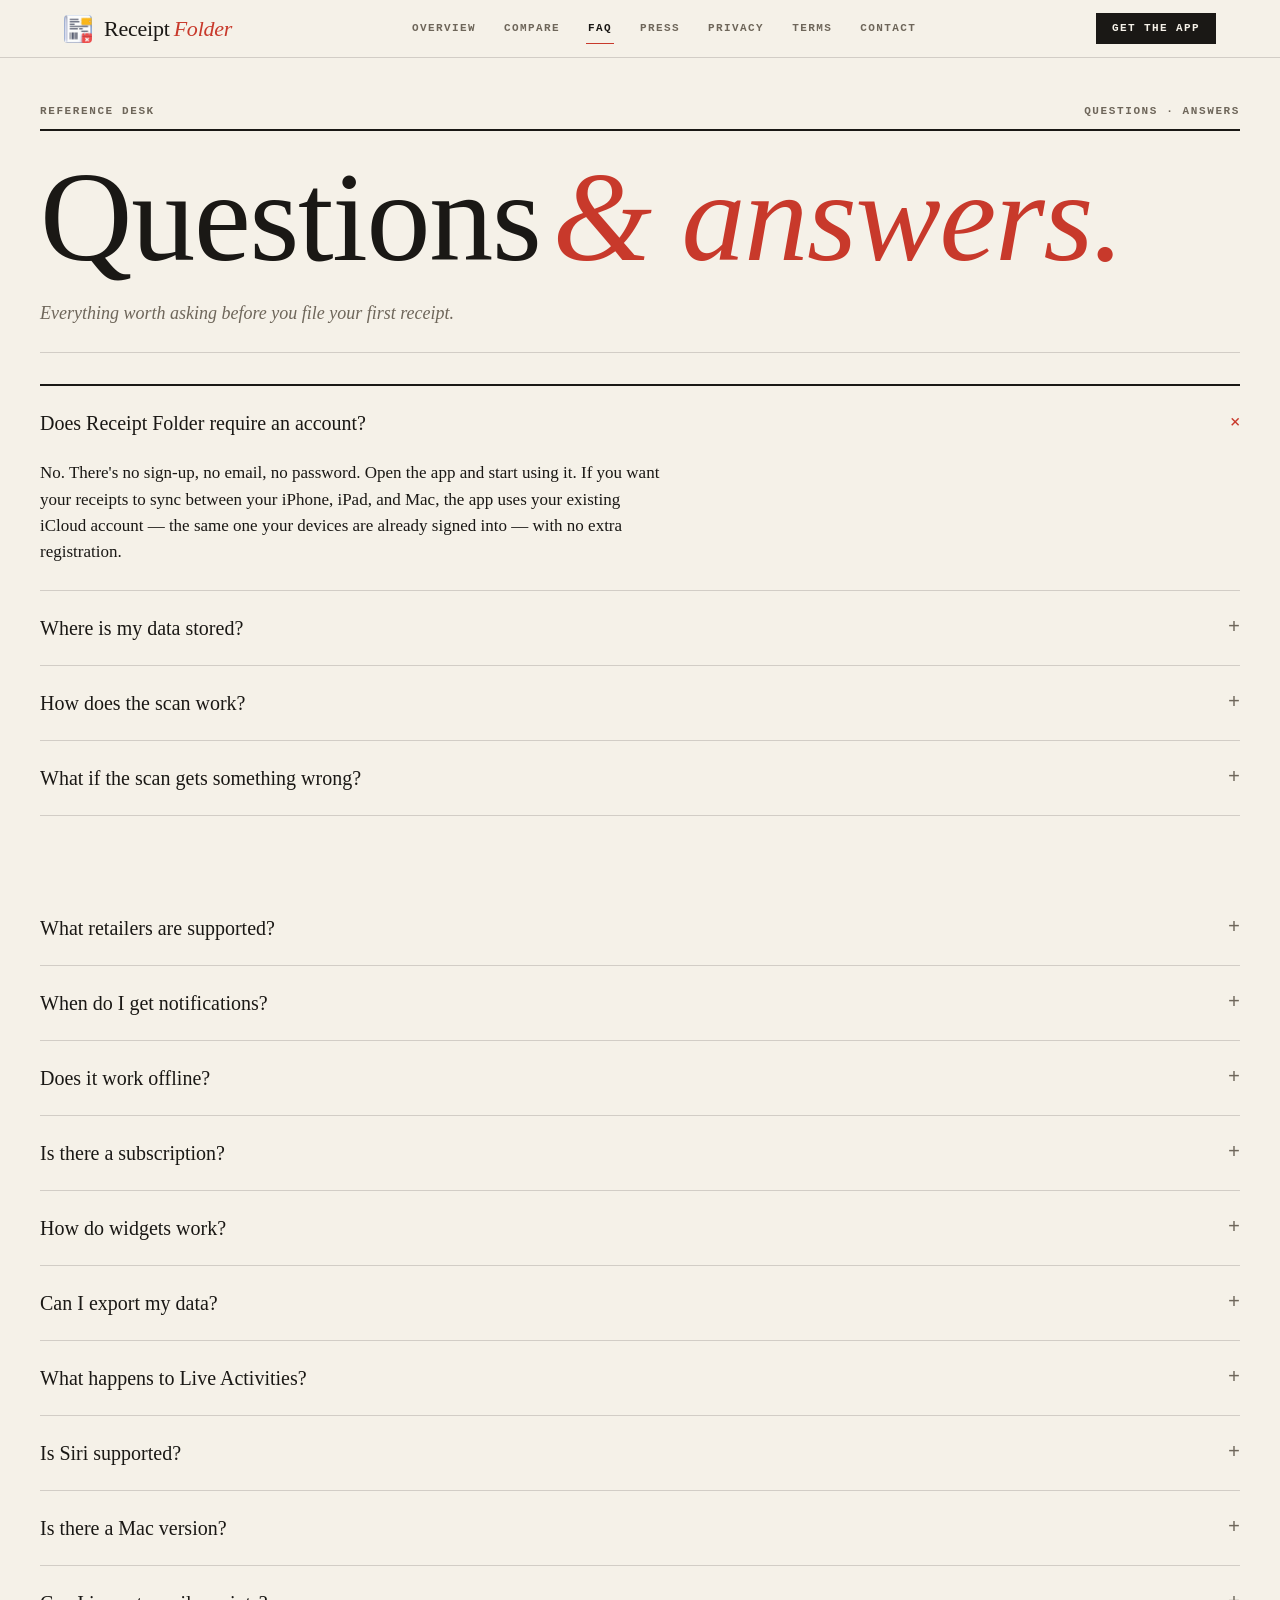
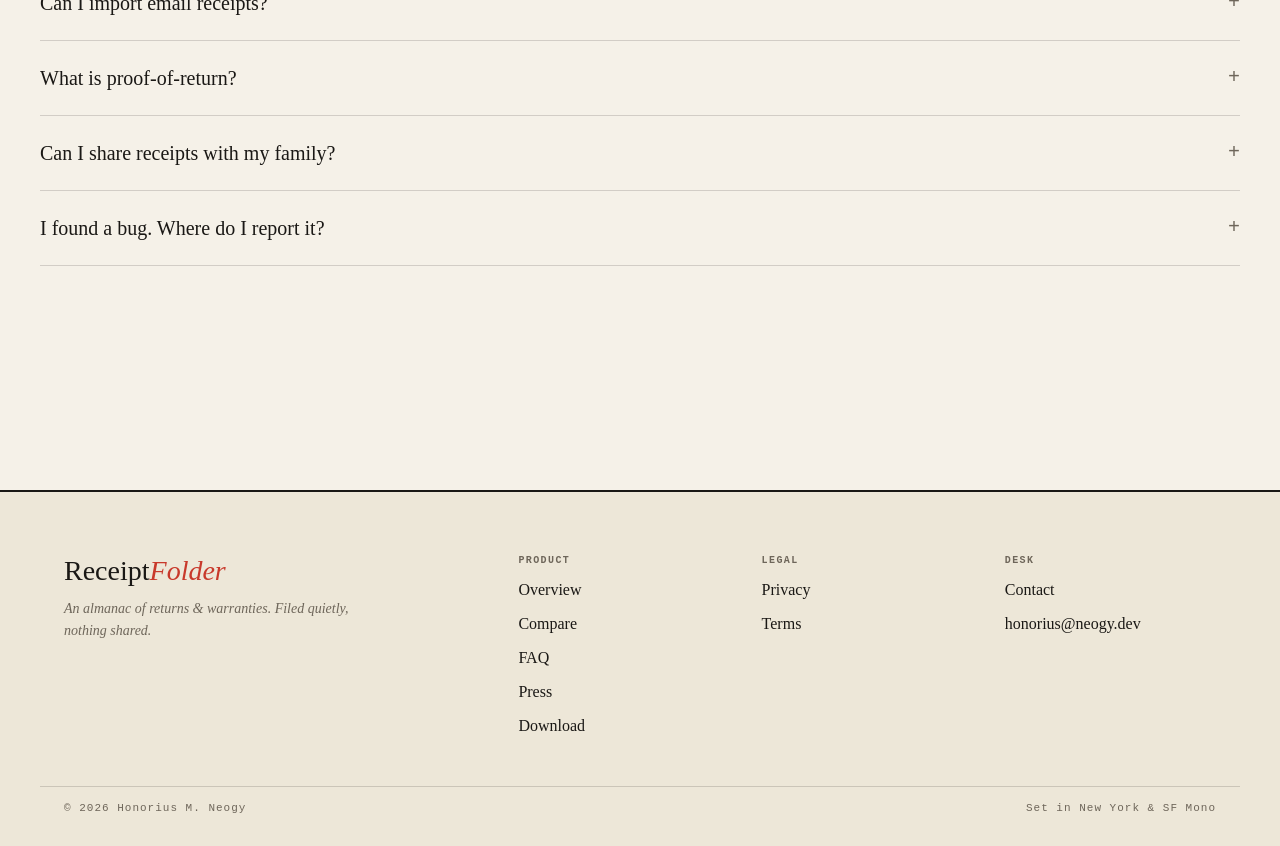
<file: site/faq.html>
<!DOCTYPE html>
<html lang="en">
<head>
  <meta charset="UTF-8">
  <meta name="viewport" content="width=device-width, initial-scale=1.0">
  <title>FAQ — Receipt Folder</title>
  <meta name="description" content="Answers to common questions about Receipt Folder — how scanning works, what's stored, privacy, and more.">
  <meta name="theme-color" content="#F5F1E8">
  <link rel="icon" href="assets/logo.png" type="image/png">
  <link rel="apple-touch-icon" href="assets/logo@2x.png">
  <link rel="stylesheet" href="css/style.css">
</head>
<body>

  <nav class="nav" aria-label="Primary">
    <div class="nav__inner">
      <a href="index.html" class="nav__brand">
        <img src="assets/logo.png" alt="" aria-hidden="true">
        <span>Receipt<em>Folder</em></span>
      </a>
      <button class="nav__toggle" aria-label="Toggle menu" aria-expanded="false">☰</button>
      <div class="nav__links" id="navLinks">
        <a href="index.html">Overview</a>
        <a href="compare.html">Compare</a>
        <a href="faq.html">FAQ</a>
        <a href="press.html">Press</a>
        <a href="privacy.html">Privacy</a>
        <a href="terms.html">Terms</a>
        <a href="contact.html">Contact</a>
      </div>
      <a href="index.html#download" class="nav__cta">Get the app</a>
    </div>
  </nav>

  <main>
    <section class="container masthead">
      <div class="masthead__meta">
        <span class="eyebrow">Reference Desk</span>
        <span class="eyebrow">Questions · Answers</span>
      </div>
      <hr class="rule">
      <h1 class="masthead__title">Questions <em>&amp; answers.</em></h1>
      <p class="masthead__dek">Everything worth asking before you file your first receipt.</p>
      <hr class="hairline" style="margin-top: var(--s-5);">
    </section>

    <section class="container section" style="padding-top: 0;">
      <div class="faq">

        <details class="faq__item reveal" open>
          <summary class="faq__btn">
            <span>Does Receipt Folder require an account?</span>
            <span class="faq__indicator">+</span>
          </summary>
          <div class="faq__answer">
            <p>No. There's no sign-up, no email, no password. Open the app and start using it. If you want your receipts to sync between your iPhone, iPad, and Mac, the app uses your existing iCloud account — the same one your devices are already signed into — with no extra registration.</p>
          </div>
        </details>

        <details class="faq__item reveal">
          <summary class="faq__btn">
            <span>Where is my data stored?</span>
            <span class="faq__indicator">+</span>
          </summary>
          <div class="faq__answer">
            <p>On your device. Receipts and photos live in a SwiftData database local to your iPhone. If you've enabled iCloud, the app syncs through your private CloudKit database — meaning only your own Apple ID can read it. We don't run any servers, don't collect analytics, and don't contract with third parties.</p>
          </div>
        </details>

        <details class="faq__item reveal">
          <summary class="faq__btn">
            <span>How does the scan work?</span>
            <span class="faq__indicator">+</span>
          </summary>
          <div class="faq__answer">
            <p>Apple's Vision framework runs on-device text recognition on the receipt photo. The app looks for a store name, a date, and a total, then matches the store against a bundled database of 106 return policies. The photo and its extracted text never leave your phone.</p>
          </div>
        </details>

        <details class="faq__item reveal">
          <summary class="faq__btn">
            <span>What if the scan gets something wrong?</span>
            <span class="faq__indicator">+</span>
          </summary>
          <div class="faq__answer">
            <p>The review step after scanning is fully editable. If the date is off by a year or the total was read as $1,234.56 instead of $12.34, you can correct any field before saving. If no store policy matches, you can set the return-window length manually.</p>
          </div>
        </details>

        <details class="faq__item reveal">
          <summary class="faq__btn">
            <span>Can I use it without taking a photo?</span>
            <span class="faq__indicator">+</span>
          </summary>
          <div class="faq__answer">
            <p>Yes. Every add flow has an "Enter by hand" option. Useful for digital receipts, gift receipts, or when you just want to log a purchase without the camera.</p>
          </div>
        </details>

        <details class="faq__item reveal">
          <summary class="faq__btn">
            <span>What retailers are supported?</span>
            <span class="faq__indicator">+</span>
          </summary>
          <div class="faq__answer">
            <p>106 major retailers ship with the app — Amazon, Best Buy, Target, Costco, Nordstrom, Apple, IKEA, and more. Each includes return-window length, category exceptions (electronics vs. clothing), and a "what to bring" checklist. You can also add your own custom policy for any local or niche retailer.</p>
          </div>
        </details>

        <details class="faq__item reveal">
          <summary class="faq__btn">
            <span>When do I get notifications?</span>
            <span class="faq__indicator">+</span>
          </summary>
          <div class="faq__answer">
            <p>For return windows: 14 days, 7 days, 72 hours, 24 hours, and the morning of your deadline. For warranties: 90, 30, and 7 days before expiry. You can set the time of day in Settings, and toggle either category off entirely.</p>
          </div>
        </details>

        <details class="faq__item reveal">
          <summary class="faq__btn">
            <span>Does it work offline?</span>
            <span class="faq__indicator">+</span>
          </summary>
          <div class="faq__answer">
            <p>Completely. The only thing the app ever sends over the network is CloudKit sync, which is optional. Scanning, email parsing, reminders, search, widgets — all of it runs offline, on iPhone, iPad, and Mac.</p>
          </div>
        </details>

        <details class="faq__item reveal">
          <summary class="faq__btn">
            <span>Is there a subscription?</span>
            <span class="faq__indicator">+</span>
          </summary>
          <div class="faq__answer">
            <p>No. The app is a one-time free download. No tiers, no in-app purchases, no trials.</p>
          </div>
        </details>

        <details class="faq__item reveal">
          <summary class="faq__btn">
            <span>How do widgets work?</span>
            <span class="faq__indicator">+</span>
          </summary>
          <div class="faq__answer">
            <p>Two widgets ship with the app: a small Home Screen widget listing your most urgent items, and a Lock Screen widget showing the single next-expiring deadline. Both are <em>interactive</em> — tap an item right on the lock screen to mark it returned without opening the app (iOS 17+). They refresh when you add, archive, or return an item, and every six hours otherwise via BGAppRefreshTask.</p>
          </div>
        </details>

        <details class="faq__item reveal">
          <summary class="faq__btn">
            <span>Can I export my data?</span>
            <span class="faq__indicator">+</span>
          </summary>
          <div class="faq__answer">
            <p>Yes. Settings → Export data lets you save everything as CSV (for spreadsheets) or JSON (full fidelity). Useful for tax time, expense reports, or just a backup.</p>
          </div>
        </details>

        <details class="faq__item reveal">
          <summary class="faq__btn">
            <span>What happens to Live Activities?</span>
            <span class="faq__indicator">+</span>
          </summary>
          <div class="faq__answer">
            <p>When an item is within 3 days of its return deadline, Receipt Folder can show a countdown on your Lock Screen and Dynamic Island. It ends automatically when the item is returned, archived, or the deadline passes. Live Activities never leave your device.</p>
          </div>
        </details>

        <details class="faq__item reveal">
          <summary class="faq__btn">
            <span>Is Siri supported?</span>
            <span class="faq__indicator">+</span>
          </summary>
          <div class="faq__answer">
            <p>Three shortcuts ship by default: "Show expiring items," "Add a receipt," and "Check return window for [product name]." All run through App Intents so they work from the Lock Screen, Spotlight, and the Shortcuts app.</p>
          </div>
        </details>

        <details class="faq__item reveal">
          <summary class="faq__btn">
            <span>Is there a Mac version?</span>
            <span class="faq__indicator">+</span>
          </summary>
          <div class="faq__answer">
            <p>Yes — and it's a native SwiftUI Mac app, not a Catalyst port. You get a proper sidebar, menu-bar commands (⌘N new receipt, ⌘F find, ⌘E export), Finder drag-and-drop for receipt images, and window state that restores on launch. Requires macOS 14 Sonoma or later. Your receipts sync with your iPhone and iPad through your own iCloud — no extra setup.</p>
            <p style="margin-top: 12px; color: var(--mute); font-style: italic;">What's iOS-only: the camera scanner (no camera on Mac), Live Activities, Siri shortcuts, widgets, and the share extension. Everything else works identically.</p>
          </div>
        </details>

        <details class="faq__item reveal">
          <summary class="faq__btn">
            <span>Can I import email receipts?</span>
            <span class="faq__indicator">+</span>
          </summary>
          <div class="faq__answer">
            <p>Yes. From Mail, tap the share button on a receipt email and choose Receipt Folder. The app parses the sender, product, date, and total on-device — no inbox credentials or email contents ever leave your phone. Amazon, Apple, and Best Buy are the first three retailer parsers; more are on the way.</p>
            <p style="margin-top: 12px;">On iPhones running iOS 26 with Apple Intelligence enabled, any retailer we don't yet template falls back to Apple's on-device language model — which extracts the same fields directly from the email text. Still on-device, still no network round-trip. Anything either parser isn't sure about is left blank for you to fill in before saving.</p>
          </div>
        </details>

        <details class="faq__item reveal">
          <summary class="faq__btn">
            <span>What is proof-of-return?</span>
            <span class="faq__indicator">+</span>
          </summary>
          <div class="faq__answer">
            <p>When you mark an item returned, the app offers to capture a photo of the return-counter receipt and a short note — think <em>"Refunded to original card, ref #4412"</em>. Together with the timestamp, that's your paper trail if the retailer later disputes the refund. Optional, but strongly encouraged. The photo is stored locally and synced only via your own iCloud.</p>
          </div>
        </details>

        <details class="faq__item reveal">
          <summary class="faq__btn">
            <span>Can I share receipts with my family?</span>
            <span class="faq__indicator">+</span>
          </summary>
          <div class="faq__answer">
            <p>Yes. In Settings → Family sharing, create a "household" and invite someone through the standard iOS share sheet. They get access only to the specific receipts you toggle <em>Share with household</em> on — nothing else.</p>
            <p style="margin-top: 12px;">Shared items appear in a dedicated "Household" section in both of your vaults, complete with receipt photos. Changes — marking returned, edits, un-sharing — mirror across devices within seconds via CloudKit push. You can end sharing at any time and no data is deleted from your side. The entire flow runs over Apple's CloudKit infrastructure; we never see it.</p>
          </div>
        </details>

        <details class="faq__item reveal">
          <summary class="faq__btn">
            <span>I found a bug. Where do I report it?</span>
            <span class="faq__indicator">+</span>
          </summary>
          <div class="faq__answer">
            <p>Head to the <a href="contact.html" style="text-decoration: underline; color: var(--signal);">contact page</a> or email <a href="mailto:honorius@neogy.dev" style="text-decoration: underline;">honorius@neogy.dev</a>. Include your iPhone model and iOS version if possible. Bug reports are read by a human, not a support bot.</p>
          </div>
        </details>

      </div>
    </section>
  </main>

  <footer class="footer">
    <div class="footer__grid">
      <div class="footer__col">
        <div class="footer__brand">Receipt<em>Folder</em></div>
        <p class="footer__tag">An almanac of returns &amp; warranties. Filed quietly, nothing shared.</p>
      </div>
      <div class="footer__col"><h4>Product</h4><ul><li><a href="index.html">Overview</a></li><li><a href="compare.html">Compare</a></li><li><a href="faq.html">FAQ</a></li><li><a href="press.html">Press</a></li><li><a href="index.html#download">Download</a></li></ul></div>
      <div class="footer__col"><h4>Legal</h4><ul><li><a href="privacy.html">Privacy</a></li><li><a href="terms.html">Terms</a></li></ul></div>
      <div class="footer__col"><h4>Desk</h4><ul><li><a href="contact.html">Contact</a></li><li><a href="mailto:honorius@neogy.dev">honorius@neogy.dev</a></li></ul></div>
    </div>
    <div class="footer__end">
      <span>© 2026 Honorius M. Neogy</span>
      <span>Set in New York &amp; SF Mono</span>
    </div>
  </footer>

  <script src="js/app.js" defer></script>
</body>
</html>
</file>
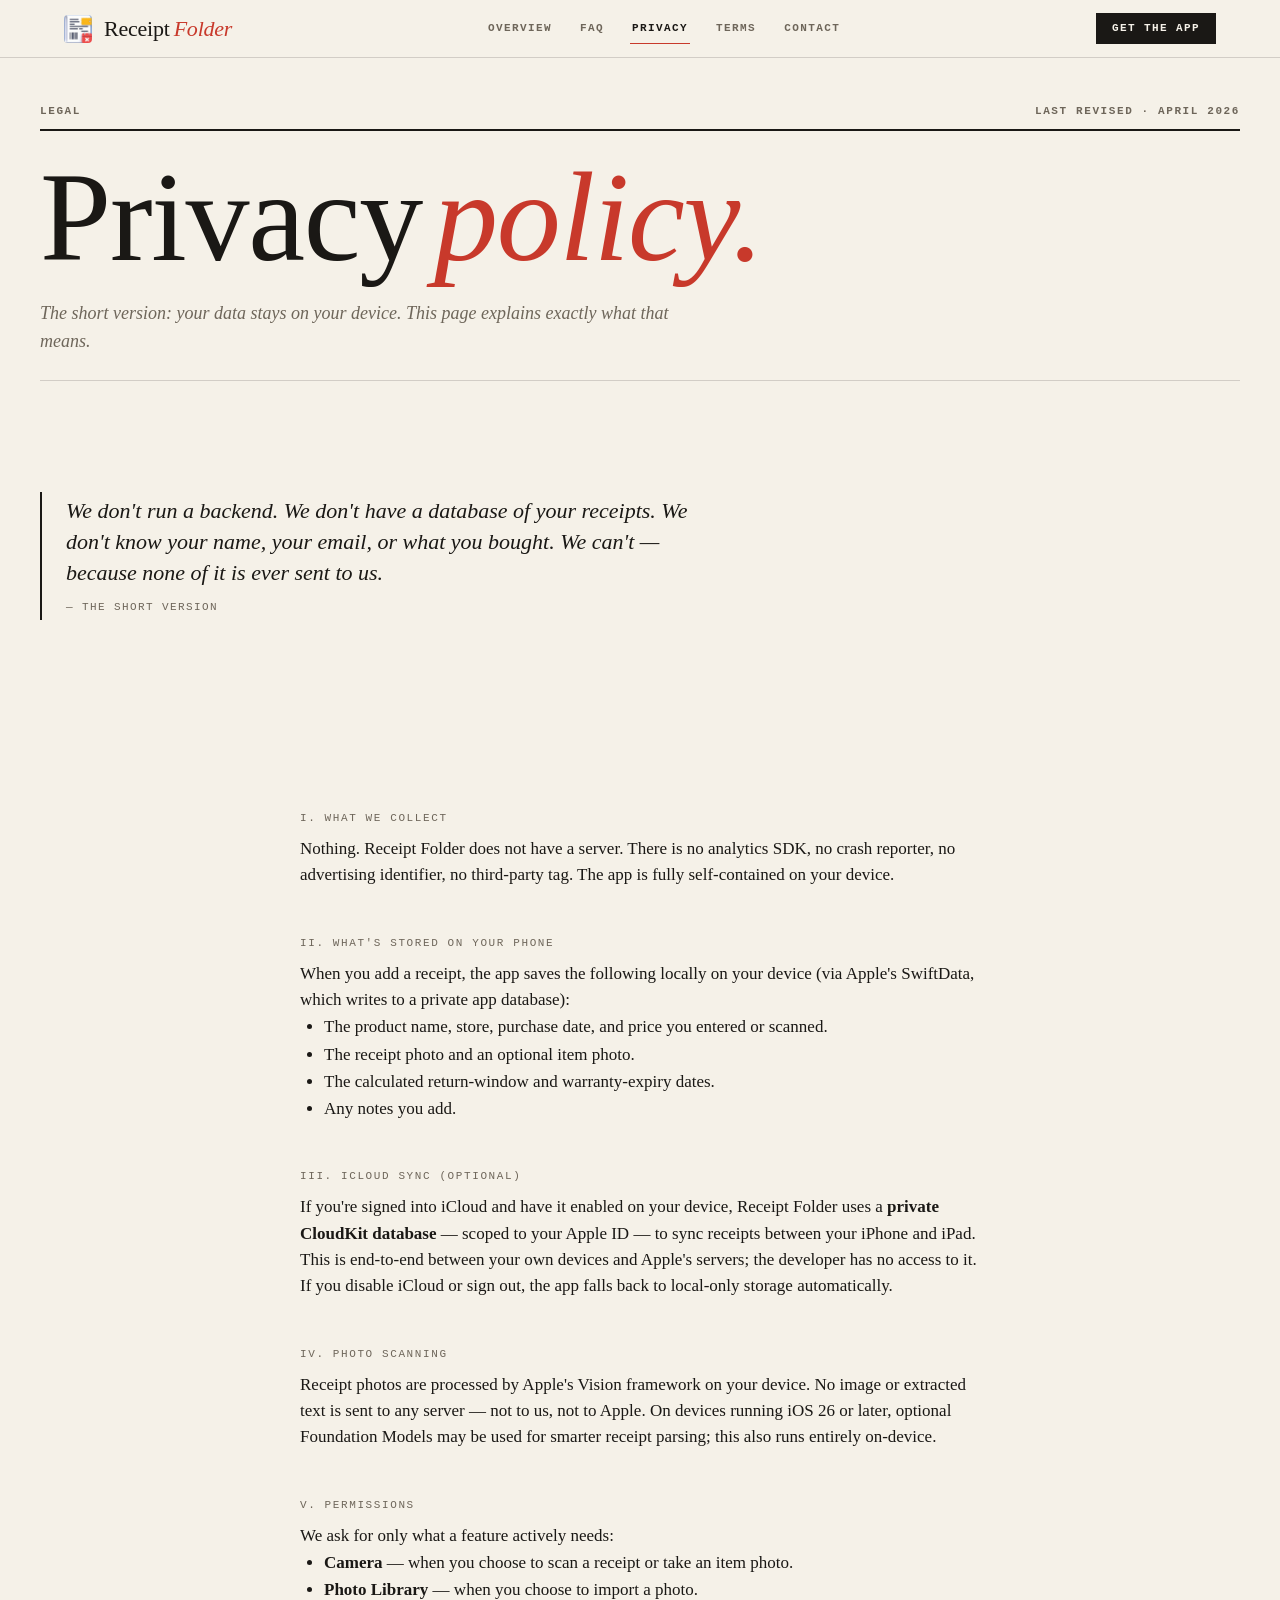
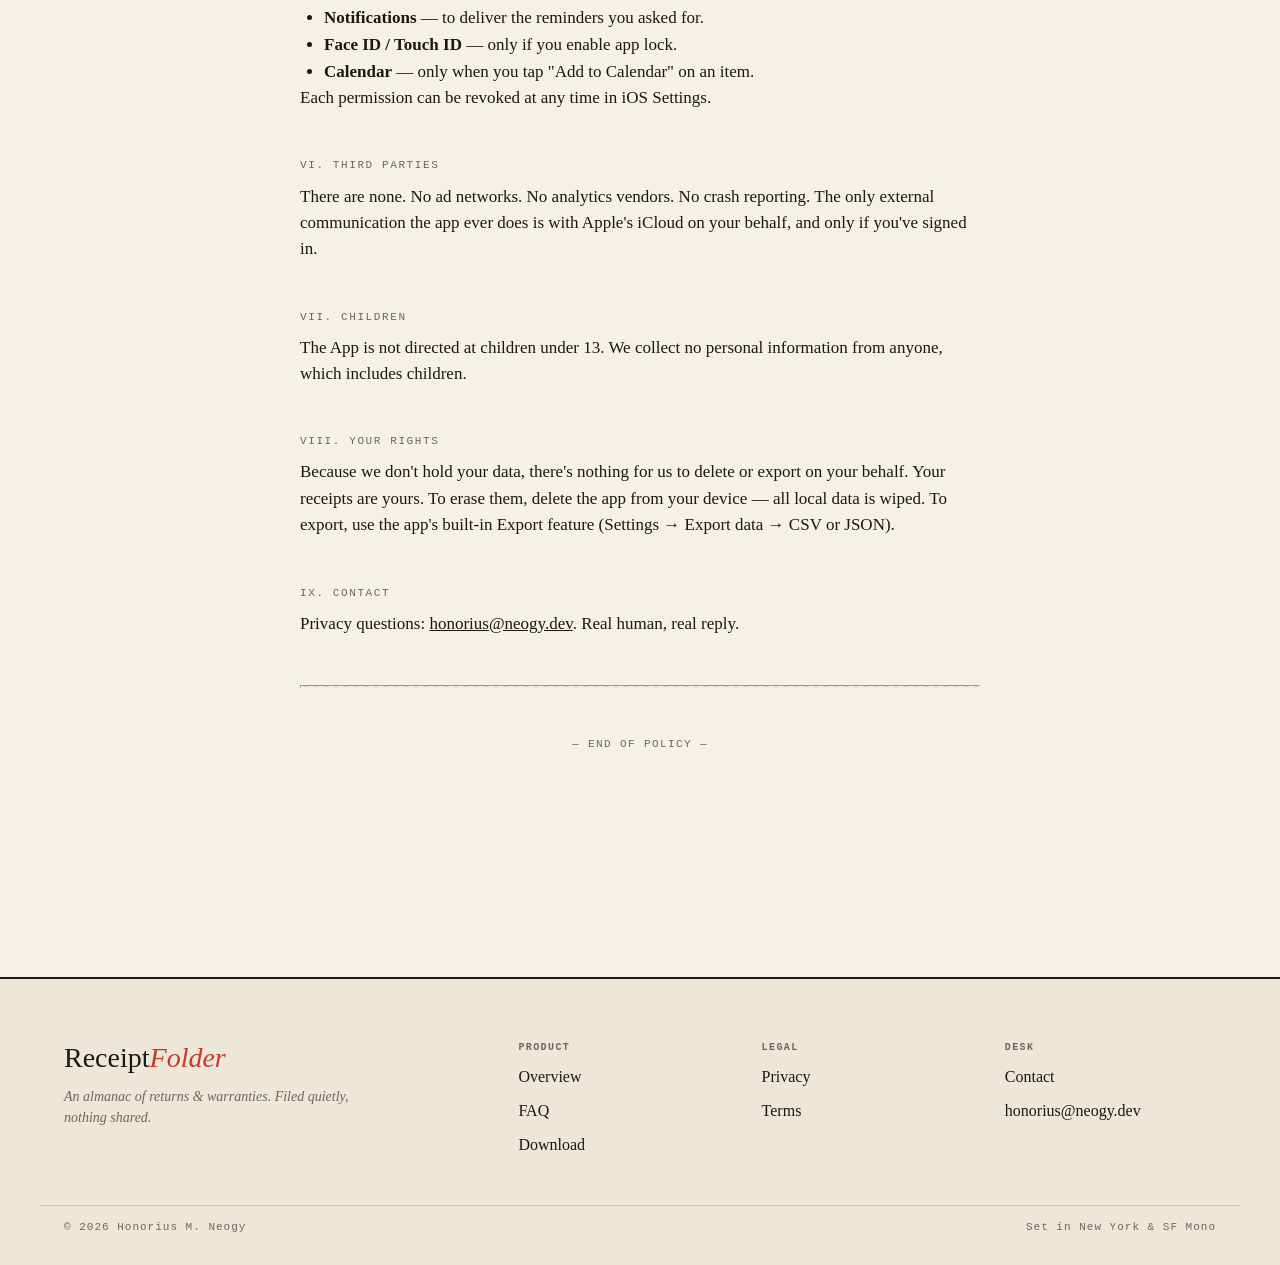
<file: Site/privacy.html>
<!DOCTYPE html>
<html lang="en">
<head>
  <meta charset="UTF-8">
  <meta name="viewport" content="width=device-width, initial-scale=1.0">
  <title>Privacy — Receipt Folder</title>
  <meta name="description" content="How Receipt Folder handles your data. Short version: we don't. It stays on your device.">
  <meta name="theme-color" content="#F5F1E8">
  <link rel="icon" href="assets/logo.png" type="image/png">
  <link rel="apple-touch-icon" href="assets/logo@2x.png">
  <link rel="stylesheet" href="css/style.css">
</head>
<body>

  <nav class="nav" aria-label="Primary">
    <div class="nav__inner">
      <a href="index.html" class="nav__brand">
        <img src="assets/logo.png" alt="" aria-hidden="true">
        <span>Receipt<em>Folder</em></span>
      </a>
      <button class="nav__toggle" aria-label="Toggle menu" aria-expanded="false">☰</button>
      <div class="nav__links" id="navLinks">
        <a href="index.html">Overview</a>
        <a href="faq.html">FAQ</a>
        <a href="privacy.html">Privacy</a>
        <a href="terms.html">Terms</a>
        <a href="contact.html">Contact</a>
      </div>
      <a href="index.html#download" class="nav__cta">Get the app</a>
    </div>
  </nav>

  <main>
    <section class="container masthead">
      <div class="masthead__meta">
        <span class="eyebrow">Legal</span>
        <span class="eyebrow">Last revised · April 2026</span>
      </div>
      <hr class="rule">
      <h1 class="masthead__title">Privacy <em>policy.</em></h1>
      <p class="masthead__dek">The short version: your data stays on your device. This page explains exactly what that means.</p>
      <hr class="hairline" style="margin-top: var(--s-5);">
    </section>

    <!-- The promise, in one readable pull-quote -->
    <section class="container section" style="padding-top: var(--s-6);">
      <blockquote class="pullquote reveal">
        We don't run a backend. We don't have a database of your receipts. We don't know
        your name, your email, or what you bought. We can't — because none of it is
        ever sent to us.
        <cite>— The short version</cite>
      </blockquote>
    </section>

    <section class="prose section" style="padding-top: 0;">
      <div class="reveal">

        <h3 style="font-family: var(--mono); font-size: 11px; letter-spacing: 1.6px; text-transform: uppercase; color: var(--mute);">I. What we collect</h3>
        <p>Nothing. Receipt Folder does not have a server. There is no analytics SDK, no crash reporter, no advertising identifier, no third-party tag. The app is fully self-contained on your device.</p>

        <h3 style="font-family: var(--mono); font-size: 11px; letter-spacing: 1.6px; text-transform: uppercase; color: var(--mute);">II. What's stored on your phone</h3>
        <p>When you add a receipt, the app saves the following locally on your device (via Apple's SwiftData, which writes to a private app database):</p>
        <ul style="font-family: var(--serif); font-size: 17px; line-height: 1.6; padding-left: 24px; color: var(--ink);">
          <li>The product name, store, purchase date, and price you entered or scanned.</li>
          <li>The receipt photo and an optional item photo.</li>
          <li>The calculated return-window and warranty-expiry dates.</li>
          <li>Any notes you add.</li>
        </ul>

        <h3 style="font-family: var(--mono); font-size: 11px; letter-spacing: 1.6px; text-transform: uppercase; color: var(--mute);">III. iCloud sync (optional)</h3>
        <p>If you're signed into iCloud and have it enabled on your device, Receipt Folder uses a <strong>private CloudKit database</strong> — scoped to your Apple ID — to sync receipts between your iPhone and iPad. This is end-to-end between your own devices and Apple's servers; the developer has no access to it. If you disable iCloud or sign out, the app falls back to local-only storage automatically.</p>

        <h3 style="font-family: var(--mono); font-size: 11px; letter-spacing: 1.6px; text-transform: uppercase; color: var(--mute);">IV. Photo scanning</h3>
        <p>Receipt photos are processed by Apple's Vision framework on your device. No image or extracted text is sent to any server — not to us, not to Apple. On devices running iOS 26 or later, optional Foundation Models may be used for smarter receipt parsing; this also runs entirely on-device.</p>

        <h3 style="font-family: var(--mono); font-size: 11px; letter-spacing: 1.6px; text-transform: uppercase; color: var(--mute);">V. Permissions</h3>
        <p>We ask for only what a feature actively needs:</p>
        <ul style="font-family: var(--serif); font-size: 17px; line-height: 1.6; padding-left: 24px; color: var(--ink);">
          <li><strong>Camera</strong> — when you choose to scan a receipt or take an item photo.</li>
          <li><strong>Photo Library</strong> — when you choose to import a photo.</li>
          <li><strong>Notifications</strong> — to deliver the reminders you asked for.</li>
          <li><strong>Face ID / Touch ID</strong> — only if you enable app lock.</li>
          <li><strong>Calendar</strong> — only when you tap "Add to Calendar" on an item.</li>
        </ul>
        <p>Each permission can be revoked at any time in iOS Settings.</p>

        <h3 style="font-family: var(--mono); font-size: 11px; letter-spacing: 1.6px; text-transform: uppercase; color: var(--mute);">VI. Third parties</h3>
        <p>There are none. No ad networks. No analytics vendors. No crash reporting. The only external communication the app ever does is with Apple's iCloud on your behalf, and only if you've signed in.</p>

        <h3 style="font-family: var(--mono); font-size: 11px; letter-spacing: 1.6px; text-transform: uppercase; color: var(--mute);">VII. Children</h3>
        <p>The App is not directed at children under 13. We collect no personal information from anyone, which includes children.</p>

        <h3 style="font-family: var(--mono); font-size: 11px; letter-spacing: 1.6px; text-transform: uppercase; color: var(--mute);">VIII. Your rights</h3>
        <p>Because we don't hold your data, there's nothing for us to delete or export on your behalf. Your receipts are yours. To erase them, delete the app from your device — all local data is wiped. To export, use the app's built-in Export feature (Settings → Export data → CSV or JSON).</p>

        <h3 style="font-family: var(--mono); font-size: 11px; letter-spacing: 1.6px; text-transform: uppercase; color: var(--mute);">IX. Contact</h3>
        <p>Privacy questions: <a href="mailto:honorius@neogy.dev" style="text-decoration: underline;">honorius@neogy.dev</a>. Real human, real reply.</p>

        <hr class="perforation" style="margin: var(--s-7) 0;">
        <p style="font-family: var(--mono); font-size: 11px; letter-spacing: 1.4px; text-transform: uppercase; color: var(--mute); text-align: center;">— End of policy —</p>
      </div>
    </section>
  </main>

  <footer class="footer">
    <div class="footer__grid">
      <div class="footer__col">
        <div class="footer__brand">Receipt<em>Folder</em></div>
        <p class="footer__tag">An almanac of returns &amp; warranties. Filed quietly, nothing shared.</p>
      </div>
      <div class="footer__col"><h4>Product</h4><ul><li><a href="index.html">Overview</a></li><li><a href="faq.html">FAQ</a></li><li><a href="index.html#download">Download</a></li></ul></div>
      <div class="footer__col"><h4>Legal</h4><ul><li><a href="privacy.html">Privacy</a></li><li><a href="terms.html">Terms</a></li></ul></div>
      <div class="footer__col"><h4>Desk</h4><ul><li><a href="contact.html">Contact</a></li><li><a href="mailto:honorius@neogy.dev">honorius@neogy.dev</a></li></ul></div>
    </div>
    <div class="footer__end">
      <span>© 2026 Honorius M. Neogy</span>
      <span>Set in New York &amp; SF Mono</span>
    </div>
  </footer>

  <script src="js/app.js" defer></script>
</body>
</html>
</file>
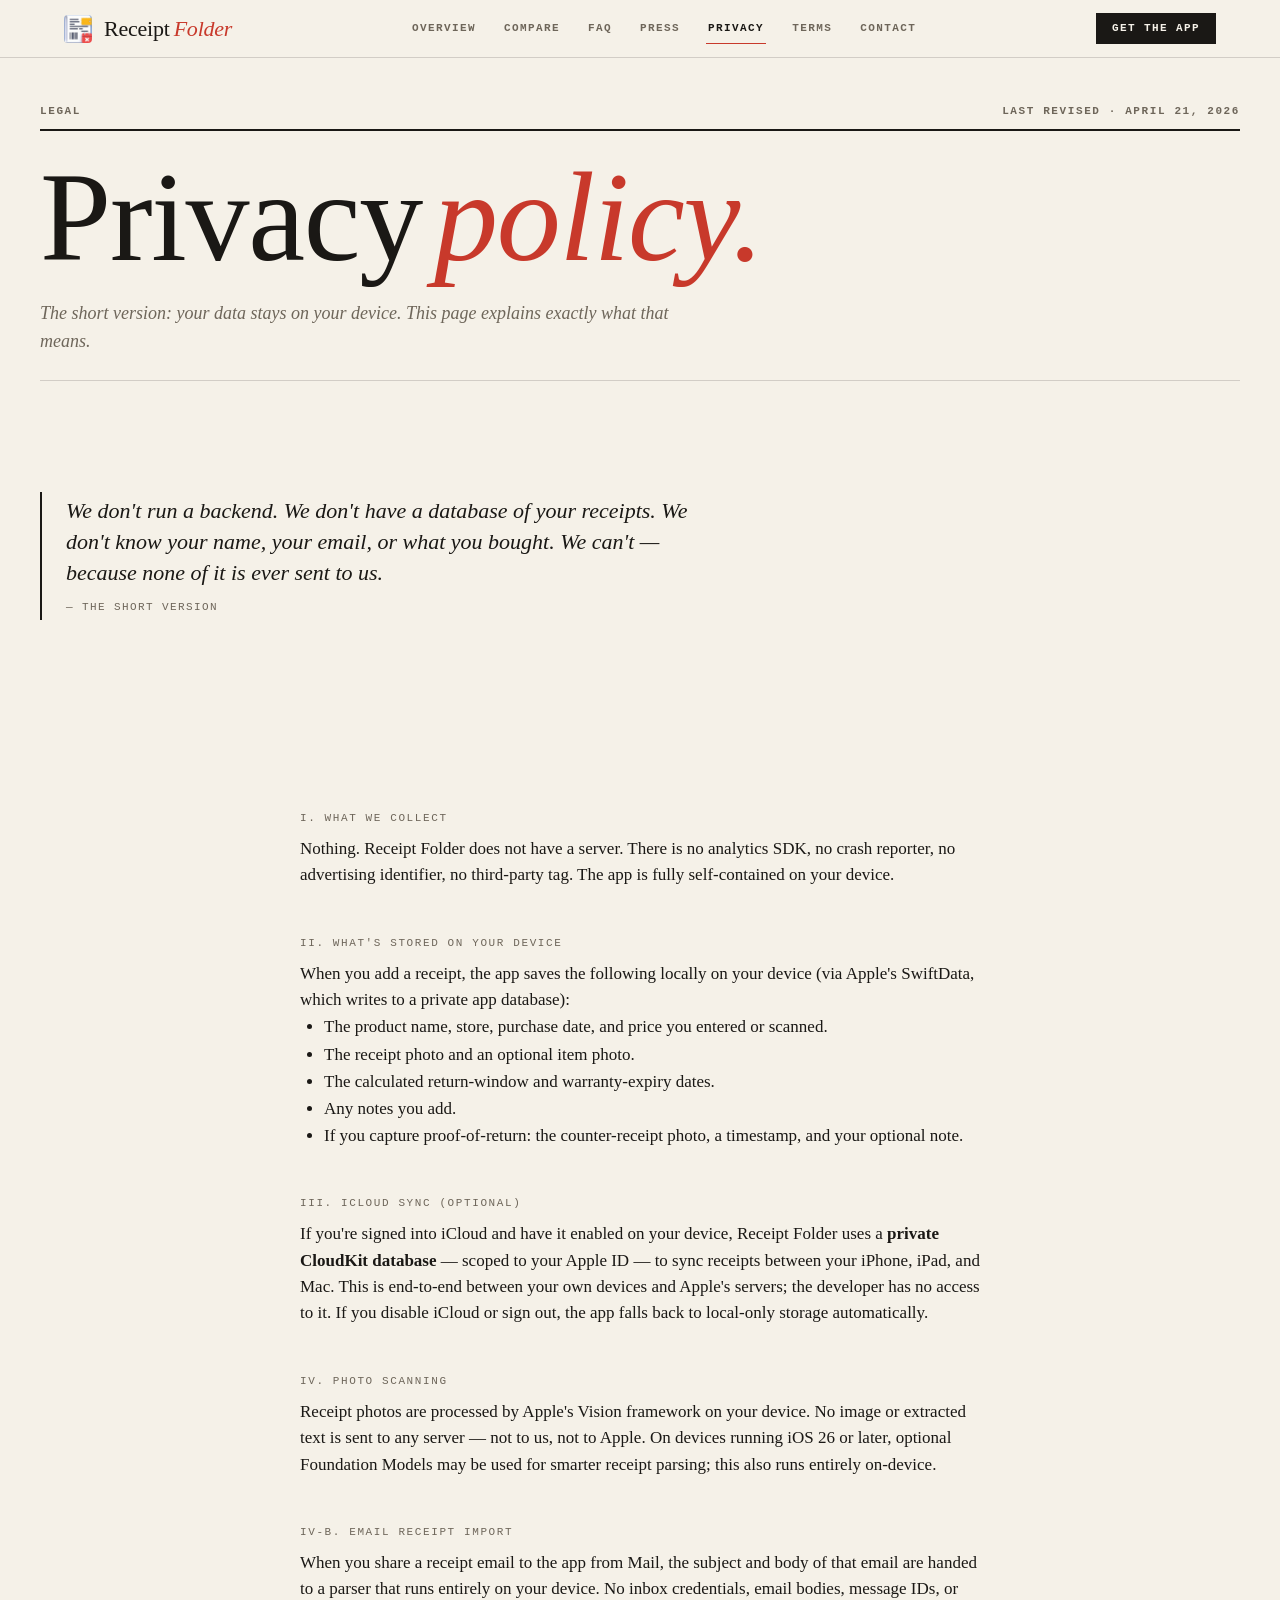
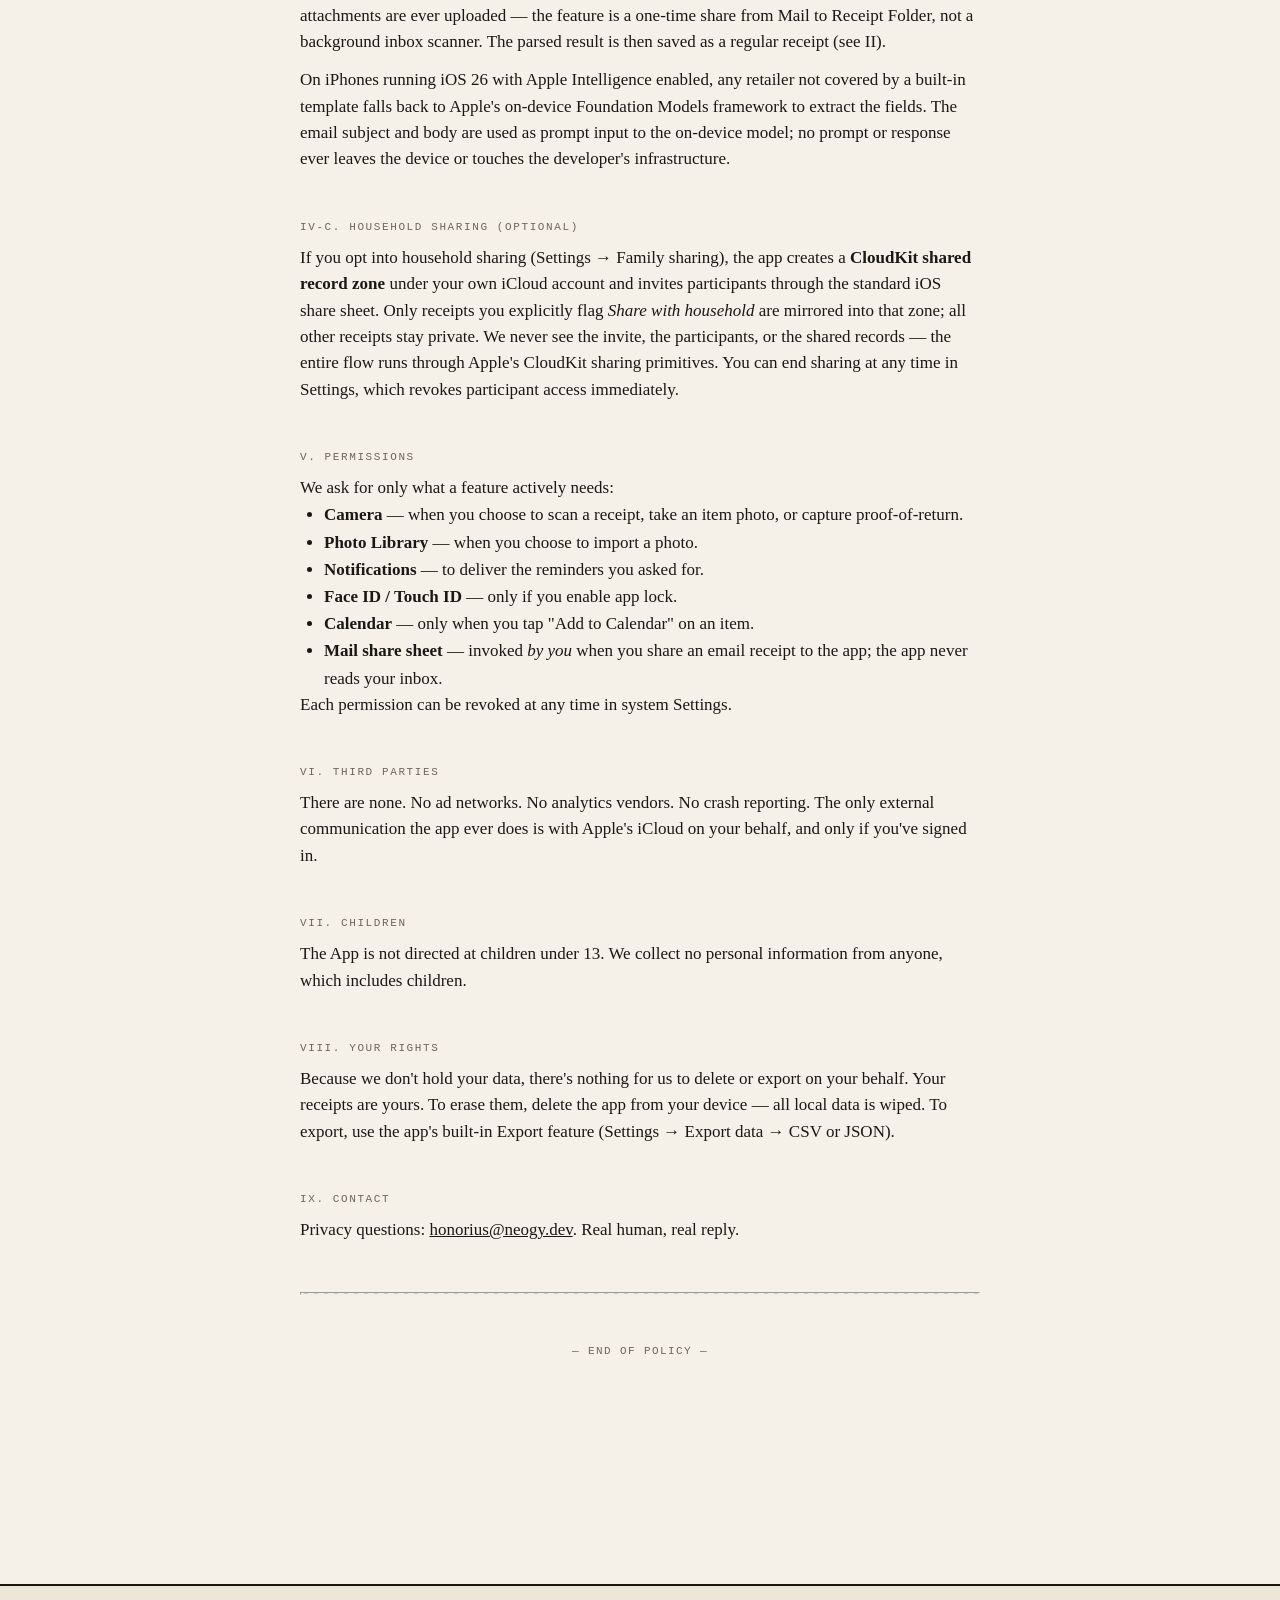
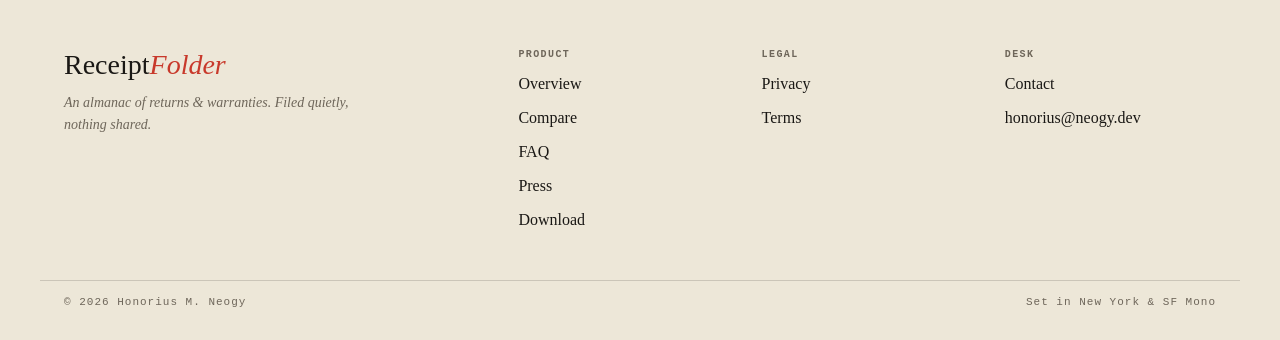
<file: site/privacy.html>
<!DOCTYPE html>
<html lang="en">
<head>
  <meta charset="UTF-8">
  <meta name="viewport" content="width=device-width, initial-scale=1.0">
  <title>Privacy — Receipt Folder</title>
  <meta name="description" content="How Receipt Folder handles your data. Short version: we don't. It stays on your device.">
  <meta name="theme-color" content="#F5F1E8">
  <link rel="icon" href="assets/logo.png" type="image/png">
  <link rel="apple-touch-icon" href="assets/logo@2x.png">
  <link rel="stylesheet" href="css/style.css">
</head>
<body>

  <nav class="nav" aria-label="Primary">
    <div class="nav__inner">
      <a href="index.html" class="nav__brand">
        <img src="assets/logo.png" alt="" aria-hidden="true">
        <span>Receipt<em>Folder</em></span>
      </a>
      <button class="nav__toggle" aria-label="Toggle menu" aria-expanded="false">☰</button>
      <div class="nav__links" id="navLinks">
        <a href="index.html">Overview</a>
        <a href="compare.html">Compare</a>
        <a href="faq.html">FAQ</a>
        <a href="press.html">Press</a>
        <a href="privacy.html">Privacy</a>
        <a href="terms.html">Terms</a>
        <a href="contact.html">Contact</a>
      </div>
      <a href="index.html#download" class="nav__cta">Get the app</a>
    </div>
  </nav>

  <main>
    <section class="container masthead">
      <div class="masthead__meta">
        <span class="eyebrow">Legal</span>
        <span class="eyebrow">Last revised · April 21, 2026</span>
      </div>
      <hr class="rule">
      <h1 class="masthead__title">Privacy <em>policy.</em></h1>
      <p class="masthead__dek">The short version: your data stays on your device. This page explains exactly what that means.</p>
      <hr class="hairline" style="margin-top: var(--s-5);">
    </section>

    <!-- The promise, in one readable pull-quote -->
    <section class="container section" style="padding-top: var(--s-6);">
      <blockquote class="pullquote reveal">
        We don't run a backend. We don't have a database of your receipts. We don't know
        your name, your email, or what you bought. We can't — because none of it is
        ever sent to us.
        <cite>— The short version</cite>
      </blockquote>
    </section>

    <section class="prose section" style="padding-top: 0;">
      <div class="reveal">

        <h3 style="font-family: var(--mono); font-size: 11px; letter-spacing: 1.6px; text-transform: uppercase; color: var(--mute);">I. What we collect</h3>
        <p>Nothing. Receipt Folder does not have a server. There is no analytics SDK, no crash reporter, no advertising identifier, no third-party tag. The app is fully self-contained on your device.</p>

        <h3 style="font-family: var(--mono); font-size: 11px; letter-spacing: 1.6px; text-transform: uppercase; color: var(--mute);">II. What's stored on your device</h3>
        <p>When you add a receipt, the app saves the following locally on your device (via Apple's SwiftData, which writes to a private app database):</p>
        <ul style="font-family: var(--serif); font-size: 17px; line-height: 1.6; padding-left: 24px; color: var(--ink);">
          <li>The product name, store, purchase date, and price you entered or scanned.</li>
          <li>The receipt photo and an optional item photo.</li>
          <li>The calculated return-window and warranty-expiry dates.</li>
          <li>Any notes you add.</li>
          <li>If you capture proof-of-return: the counter-receipt photo, a timestamp, and your optional note.</li>
        </ul>

        <h3 style="font-family: var(--mono); font-size: 11px; letter-spacing: 1.6px; text-transform: uppercase; color: var(--mute);">III. iCloud sync (optional)</h3>
        <p>If you're signed into iCloud and have it enabled on your device, Receipt Folder uses a <strong>private CloudKit database</strong> — scoped to your Apple ID — to sync receipts between your iPhone, iPad, and Mac. This is end-to-end between your own devices and Apple's servers; the developer has no access to it. If you disable iCloud or sign out, the app falls back to local-only storage automatically.</p>

        <h3 style="font-family: var(--mono); font-size: 11px; letter-spacing: 1.6px; text-transform: uppercase; color: var(--mute);">IV. Photo scanning</h3>
        <p>Receipt photos are processed by Apple's Vision framework on your device. No image or extracted text is sent to any server — not to us, not to Apple. On devices running iOS 26 or later, optional Foundation Models may be used for smarter receipt parsing; this also runs entirely on-device.</p>

        <h3 style="font-family: var(--mono); font-size: 11px; letter-spacing: 1.6px; text-transform: uppercase; color: var(--mute);">IV-b. Email receipt import</h3>
        <p>When you share a receipt email to the app from Mail, the subject and body of that email are handed to a parser that runs entirely on your device. No inbox credentials, email bodies, message IDs, or attachments are ever uploaded — the feature is a one-time share from Mail to Receipt Folder, not a background inbox scanner. The parsed result is then saved as a regular receipt (see II).</p>
        <p style="margin-top: 12px;">On iPhones running iOS 26 with Apple Intelligence enabled, any retailer not covered by a built-in template falls back to Apple's on-device Foundation Models framework to extract the fields. The email subject and body are used as prompt input to the on-device model; no prompt or response ever leaves the device or touches the developer's infrastructure.</p>

        <h3 style="font-family: var(--mono); font-size: 11px; letter-spacing: 1.6px; text-transform: uppercase; color: var(--mute);">IV-c. Household sharing (optional)</h3>
        <p>If you opt into household sharing (Settings → Family sharing), the app creates a <strong>CloudKit shared record zone</strong> under your own iCloud account and invites participants through the standard iOS share sheet. Only receipts you explicitly flag <em>Share with household</em> are mirrored into that zone; all other receipts stay private. We never see the invite, the participants, or the shared records — the entire flow runs through Apple's CloudKit sharing primitives. You can end sharing at any time in Settings, which revokes participant access immediately.</p>

        <h3 style="font-family: var(--mono); font-size: 11px; letter-spacing: 1.6px; text-transform: uppercase; color: var(--mute);">V. Permissions</h3>
        <p>We ask for only what a feature actively needs:</p>
        <ul style="font-family: var(--serif); font-size: 17px; line-height: 1.6; padding-left: 24px; color: var(--ink);">
          <li><strong>Camera</strong> — when you choose to scan a receipt, take an item photo, or capture proof-of-return.</li>
          <li><strong>Photo Library</strong> — when you choose to import a photo.</li>
          <li><strong>Notifications</strong> — to deliver the reminders you asked for.</li>
          <li><strong>Face ID / Touch ID</strong> — only if you enable app lock.</li>
          <li><strong>Calendar</strong> — only when you tap "Add to Calendar" on an item.</li>
          <li><strong>Mail share sheet</strong> — invoked <em>by you</em> when you share an email receipt to the app; the app never reads your inbox.</li>
        </ul>
        <p>Each permission can be revoked at any time in system Settings.</p>

        <h3 style="font-family: var(--mono); font-size: 11px; letter-spacing: 1.6px; text-transform: uppercase; color: var(--mute);">VI. Third parties</h3>
        <p>There are none. No ad networks. No analytics vendors. No crash reporting. The only external communication the app ever does is with Apple's iCloud on your behalf, and only if you've signed in.</p>

        <h3 style="font-family: var(--mono); font-size: 11px; letter-spacing: 1.6px; text-transform: uppercase; color: var(--mute);">VII. Children</h3>
        <p>The App is not directed at children under 13. We collect no personal information from anyone, which includes children.</p>

        <h3 style="font-family: var(--mono); font-size: 11px; letter-spacing: 1.6px; text-transform: uppercase; color: var(--mute);">VIII. Your rights</h3>
        <p>Because we don't hold your data, there's nothing for us to delete or export on your behalf. Your receipts are yours. To erase them, delete the app from your device — all local data is wiped. To export, use the app's built-in Export feature (Settings → Export data → CSV or JSON).</p>

        <h3 style="font-family: var(--mono); font-size: 11px; letter-spacing: 1.6px; text-transform: uppercase; color: var(--mute);">IX. Contact</h3>
        <p>Privacy questions: <a href="mailto:honorius@neogy.dev" style="text-decoration: underline;">honorius@neogy.dev</a>. Real human, real reply.</p>

        <hr class="perforation" style="margin: var(--s-7) 0;">
        <p style="font-family: var(--mono); font-size: 11px; letter-spacing: 1.4px; text-transform: uppercase; color: var(--mute); text-align: center;">— End of policy —</p>
      </div>
    </section>
  </main>

  <footer class="footer">
    <div class="footer__grid">
      <div class="footer__col">
        <div class="footer__brand">Receipt<em>Folder</em></div>
        <p class="footer__tag">An almanac of returns &amp; warranties. Filed quietly, nothing shared.</p>
      </div>
      <div class="footer__col"><h4>Product</h4><ul><li><a href="index.html">Overview</a></li><li><a href="compare.html">Compare</a></li><li><a href="faq.html">FAQ</a></li><li><a href="press.html">Press</a></li><li><a href="index.html#download">Download</a></li></ul></div>
      <div class="footer__col"><h4>Legal</h4><ul><li><a href="privacy.html">Privacy</a></li><li><a href="terms.html">Terms</a></li></ul></div>
      <div class="footer__col"><h4>Desk</h4><ul><li><a href="contact.html">Contact</a></li><li><a href="mailto:honorius@neogy.dev">honorius@neogy.dev</a></li></ul></div>
    </div>
    <div class="footer__end">
      <span>© 2026 Honorius M. Neogy</span>
      <span>Set in New York &amp; SF Mono</span>
    </div>
  </footer>

  <script src="js/app.js" defer></script>
</body>
</html>
</file>
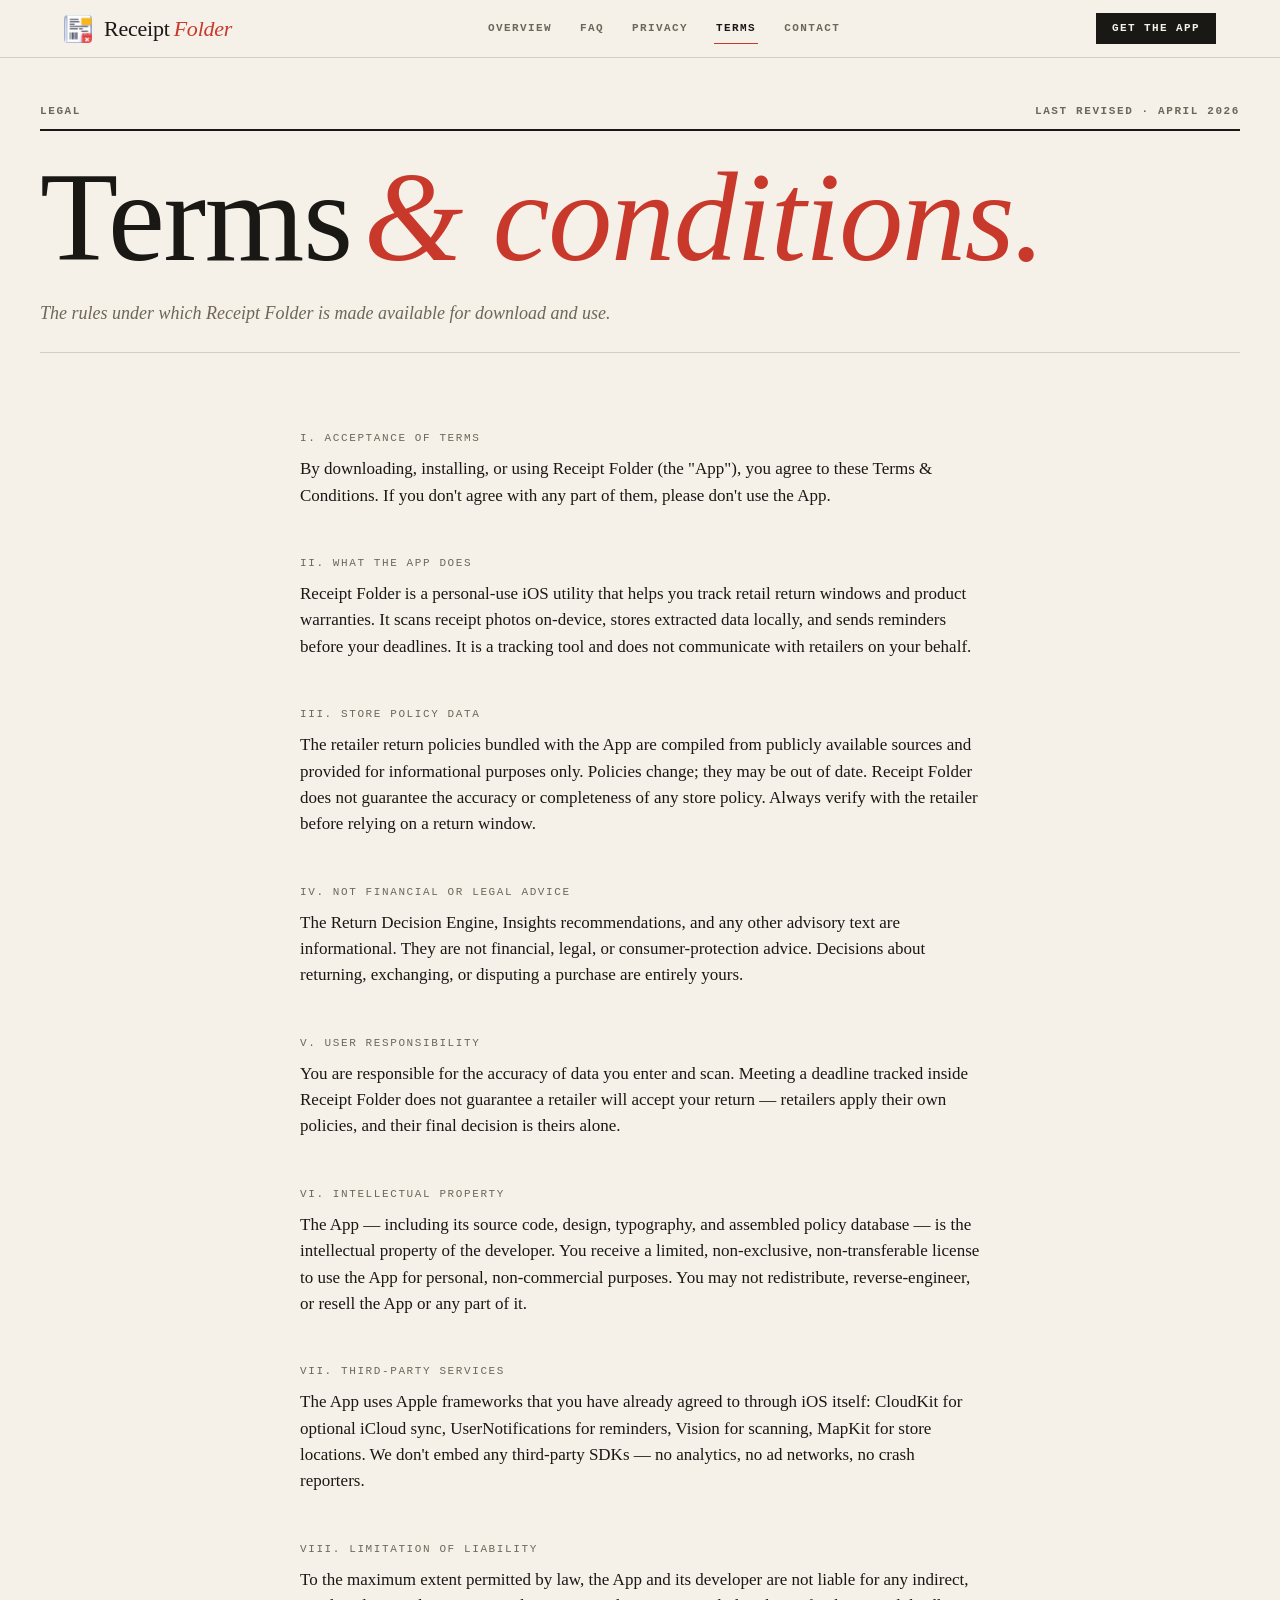
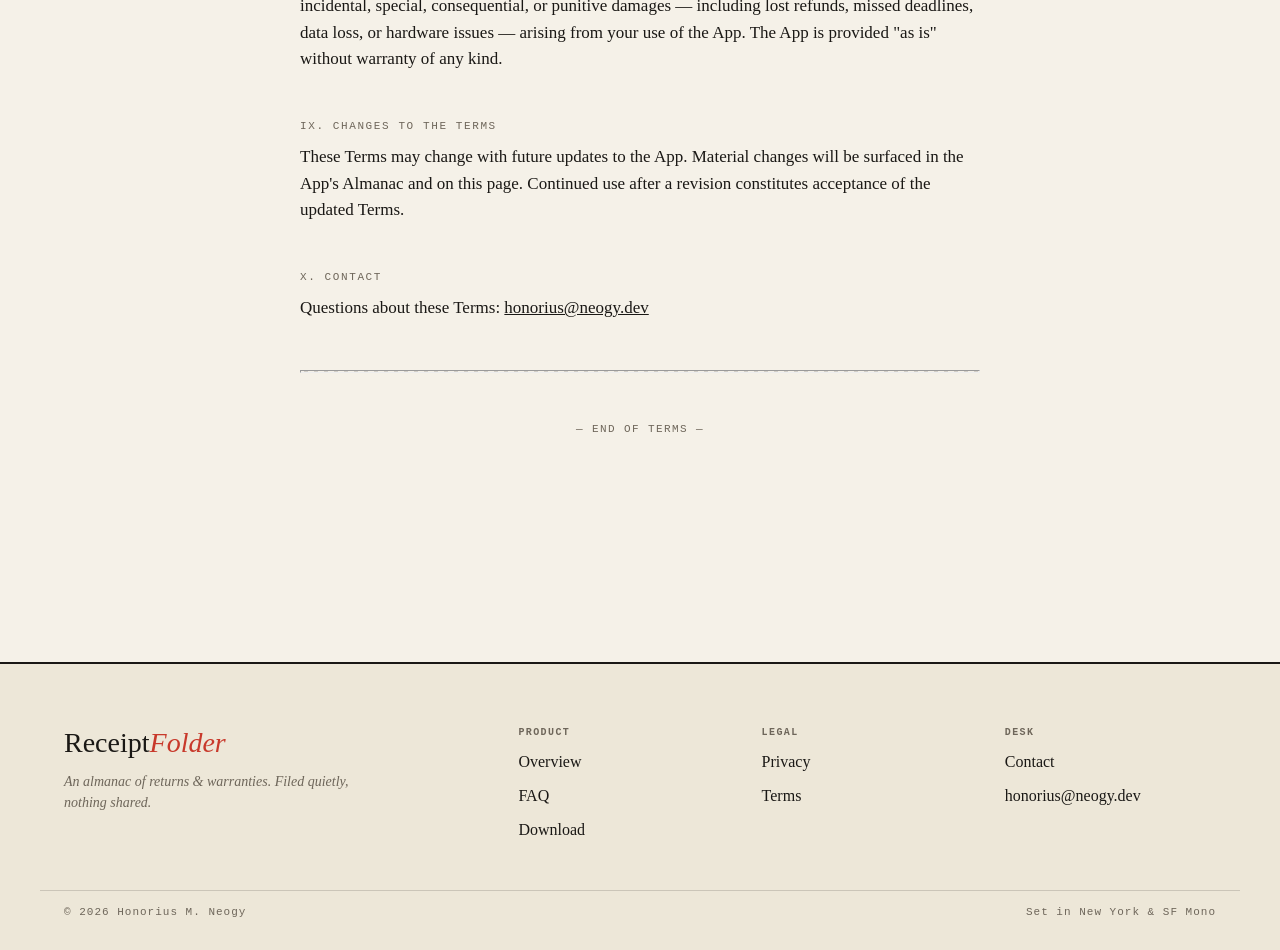
<file: Site/terms.html>
<!DOCTYPE html>
<html lang="en">
<head>
  <meta charset="UTF-8">
  <meta name="viewport" content="width=device-width, initial-scale=1.0">
  <title>Terms &amp; Conditions — Receipt Folder</title>
  <meta name="description" content="Terms and conditions for using Receipt Folder.">
  <meta name="theme-color" content="#F5F1E8">
  <link rel="icon" href="assets/logo.png" type="image/png">
  <link rel="apple-touch-icon" href="assets/logo@2x.png">
  <link rel="stylesheet" href="css/style.css">
</head>
<body>

  <nav class="nav" aria-label="Primary">
    <div class="nav__inner">
      <a href="index.html" class="nav__brand">
        <img src="assets/logo.png" alt="" aria-hidden="true">
        <span>Receipt<em>Folder</em></span>
      </a>
      <button class="nav__toggle" aria-label="Toggle menu" aria-expanded="false">☰</button>
      <div class="nav__links" id="navLinks">
        <a href="index.html">Overview</a>
        <a href="faq.html">FAQ</a>
        <a href="privacy.html">Privacy</a>
        <a href="terms.html">Terms</a>
        <a href="contact.html">Contact</a>
      </div>
      <a href="index.html#download" class="nav__cta">Get the app</a>
    </div>
  </nav>

  <main>
    <section class="container masthead">
      <div class="masthead__meta">
        <span class="eyebrow">Legal</span>
        <span class="eyebrow">Last revised · April 2026</span>
      </div>
      <hr class="rule">
      <h1 class="masthead__title">Terms <em>&amp; conditions.</em></h1>
      <p class="masthead__dek">The rules under which Receipt Folder is made available for download and use.</p>
      <hr class="hairline" style="margin-top: var(--s-5);">
    </section>

    <section class="prose section" style="padding-top: 0;">
      <div class="reveal">

        <h3 style="font-family: var(--mono); font-size: 11px; letter-spacing: 1.6px; text-transform: uppercase; color: var(--mute);">I. Acceptance of Terms</h3>
        <p>By downloading, installing, or using Receipt Folder (the "App"), you agree to these Terms &amp; Conditions. If you don't agree with any part of them, please don't use the App.</p>

        <h3 style="font-family: var(--mono); font-size: 11px; letter-spacing: 1.6px; text-transform: uppercase; color: var(--mute);">II. What the App Does</h3>
        <p>Receipt Folder is a personal-use iOS utility that helps you track retail return windows and product warranties. It scans receipt photos on-device, stores extracted data locally, and sends reminders before your deadlines. It is a tracking tool and does not communicate with retailers on your behalf.</p>

        <h3 style="font-family: var(--mono); font-size: 11px; letter-spacing: 1.6px; text-transform: uppercase; color: var(--mute);">III. Store Policy Data</h3>
        <p>The retailer return policies bundled with the App are compiled from publicly available sources and provided for informational purposes only. Policies change; they may be out of date. Receipt Folder does not guarantee the accuracy or completeness of any store policy. Always verify with the retailer before relying on a return window.</p>

        <h3 style="font-family: var(--mono); font-size: 11px; letter-spacing: 1.6px; text-transform: uppercase; color: var(--mute);">IV. Not Financial or Legal Advice</h3>
        <p>The Return Decision Engine, Insights recommendations, and any other advisory text are informational. They are not financial, legal, or consumer-protection advice. Decisions about returning, exchanging, or disputing a purchase are entirely yours.</p>

        <h3 style="font-family: var(--mono); font-size: 11px; letter-spacing: 1.6px; text-transform: uppercase; color: var(--mute);">V. User Responsibility</h3>
        <p>You are responsible for the accuracy of data you enter and scan. Meeting a deadline tracked inside Receipt Folder does not guarantee a retailer will accept your return — retailers apply their own policies, and their final decision is theirs alone.</p>

        <h3 style="font-family: var(--mono); font-size: 11px; letter-spacing: 1.6px; text-transform: uppercase; color: var(--mute);">VI. Intellectual Property</h3>
        <p>The App — including its source code, design, typography, and assembled policy database — is the intellectual property of the developer. You receive a limited, non-exclusive, non-transferable license to use the App for personal, non-commercial purposes. You may not redistribute, reverse-engineer, or resell the App or any part of it.</p>

        <h3 style="font-family: var(--mono); font-size: 11px; letter-spacing: 1.6px; text-transform: uppercase; color: var(--mute);">VII. Third-Party Services</h3>
        <p>The App uses Apple frameworks that you have already agreed to through iOS itself: CloudKit for optional iCloud sync, UserNotifications for reminders, Vision for scanning, MapKit for store locations. We don't embed any third-party SDKs — no analytics, no ad networks, no crash reporters.</p>

        <h3 style="font-family: var(--mono); font-size: 11px; letter-spacing: 1.6px; text-transform: uppercase; color: var(--mute);">VIII. Limitation of Liability</h3>
        <p>To the maximum extent permitted by law, the App and its developer are not liable for any indirect, incidental, special, consequential, or punitive damages — including lost refunds, missed deadlines, data loss, or hardware issues — arising from your use of the App. The App is provided "as is" without warranty of any kind.</p>

        <h3 style="font-family: var(--mono); font-size: 11px; letter-spacing: 1.6px; text-transform: uppercase; color: var(--mute);">IX. Changes to the Terms</h3>
        <p>These Terms may change with future updates to the App. Material changes will be surfaced in the App's Almanac and on this page. Continued use after a revision constitutes acceptance of the updated Terms.</p>

        <h3 style="font-family: var(--mono); font-size: 11px; letter-spacing: 1.6px; text-transform: uppercase; color: var(--mute);">X. Contact</h3>
        <p>Questions about these Terms: <a href="mailto:honorius@neogy.dev" style="text-decoration: underline;">honorius@neogy.dev</a></p>

        <hr class="perforation" style="margin: var(--s-7) 0;">

        <p style="font-family: var(--mono); font-size: 11px; letter-spacing: 1.4px; text-transform: uppercase; color: var(--mute); text-align: center;">— End of Terms —</p>
      </div>
    </section>
  </main>

  <footer class="footer">
    <div class="footer__grid">
      <div class="footer__col">
        <div class="footer__brand">Receipt<em>Folder</em></div>
        <p class="footer__tag">An almanac of returns &amp; warranties. Filed quietly, nothing shared.</p>
      </div>
      <div class="footer__col"><h4>Product</h4><ul><li><a href="index.html">Overview</a></li><li><a href="faq.html">FAQ</a></li><li><a href="index.html#download">Download</a></li></ul></div>
      <div class="footer__col"><h4>Legal</h4><ul><li><a href="privacy.html">Privacy</a></li><li><a href="terms.html">Terms</a></li></ul></div>
      <div class="footer__col"><h4>Desk</h4><ul><li><a href="contact.html">Contact</a></li><li><a href="mailto:honorius@neogy.dev">honorius@neogy.dev</a></li></ul></div>
    </div>
    <div class="footer__end">
      <span>© 2026 Honorius M. Neogy</span>
      <span>Set in New York &amp; SF Mono</span>
    </div>
  </footer>

  <script src="js/app.js" defer></script>
</body>
</html>
</file>
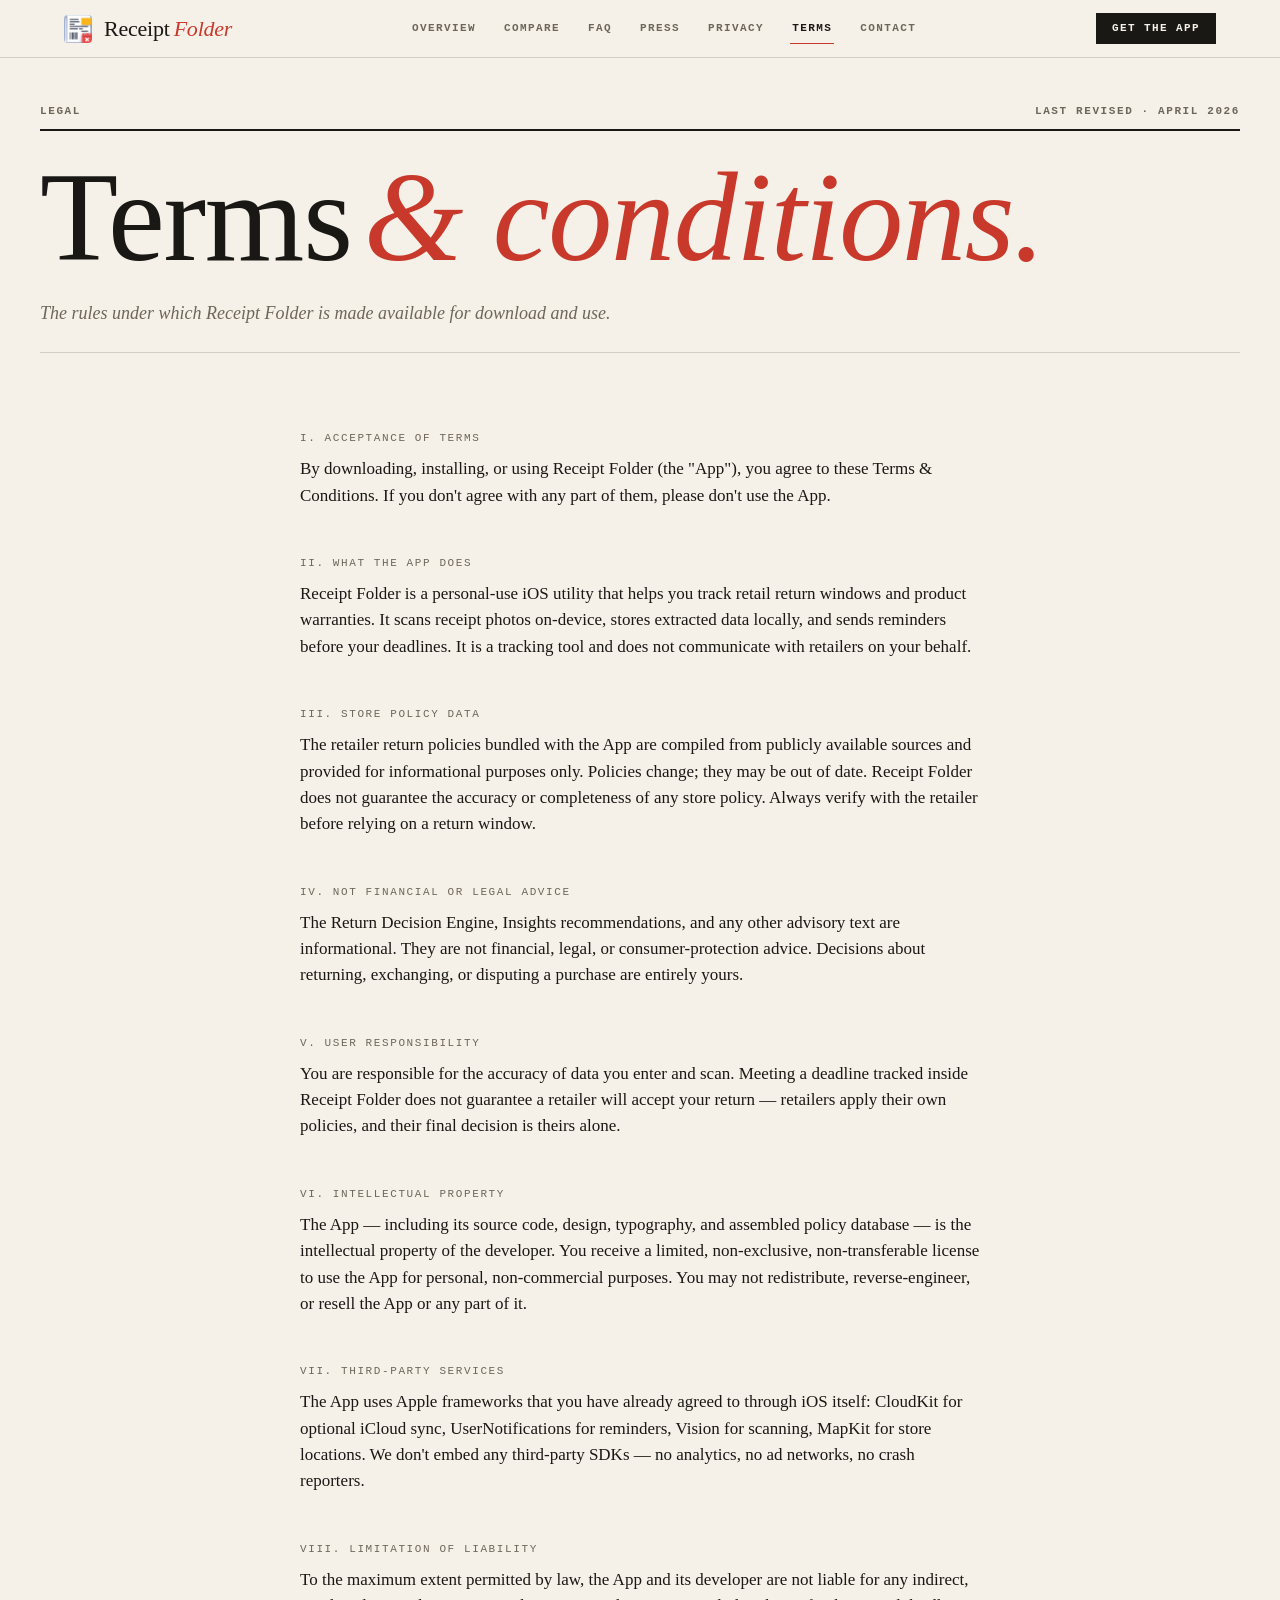
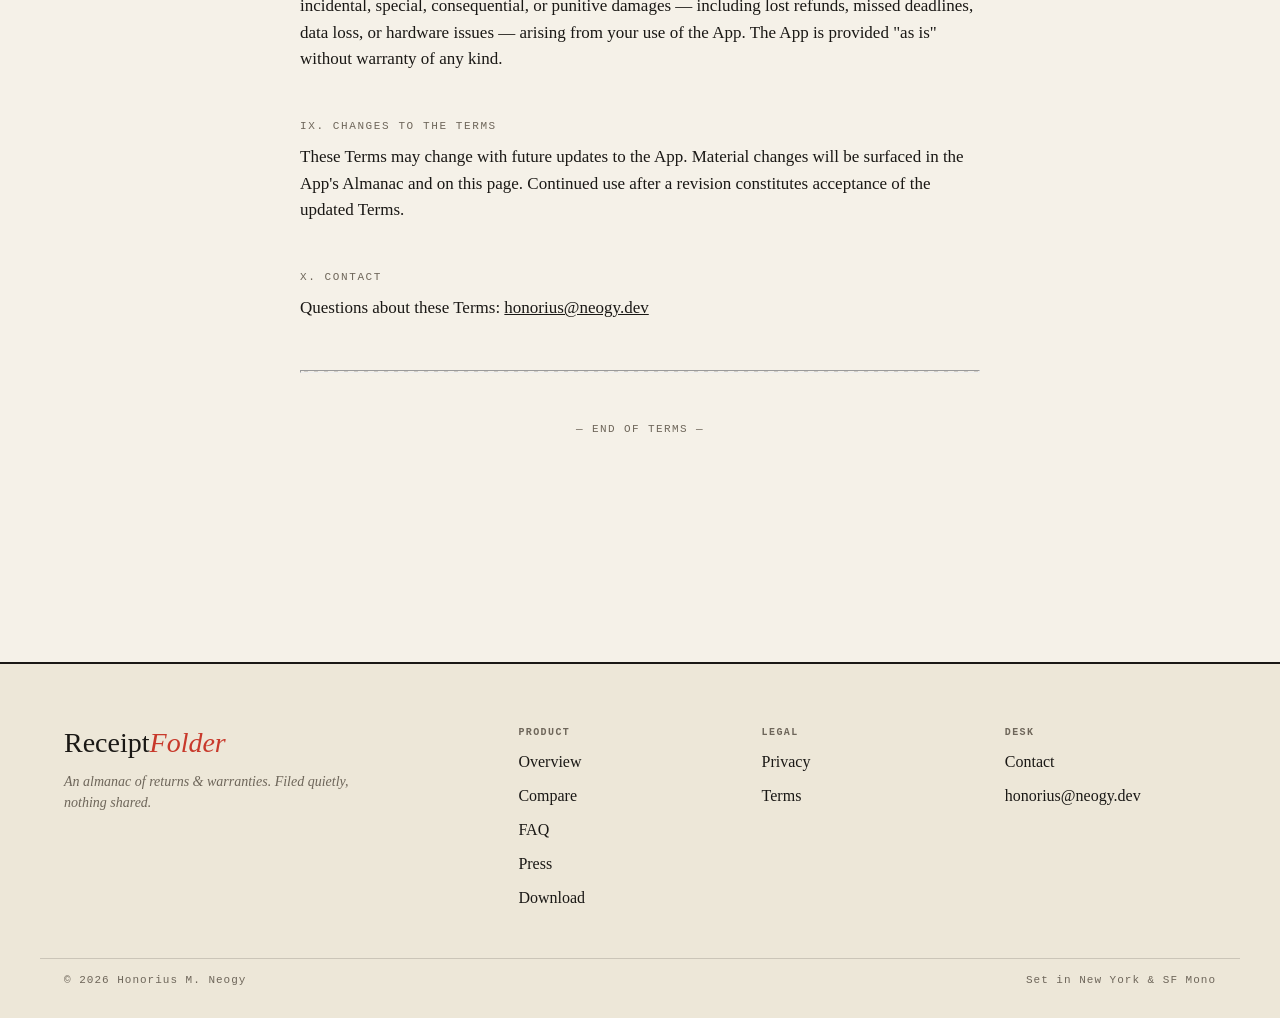
<file: site/terms.html>
<!DOCTYPE html>
<html lang="en">
<head>
  <meta charset="UTF-8">
  <meta name="viewport" content="width=device-width, initial-scale=1.0">
  <title>Terms &amp; Conditions — Receipt Folder</title>
  <meta name="description" content="Terms and conditions for using Receipt Folder.">
  <meta name="theme-color" content="#F5F1E8">
  <link rel="icon" href="assets/logo.png" type="image/png">
  <link rel="apple-touch-icon" href="assets/logo@2x.png">
  <link rel="stylesheet" href="css/style.css">
</head>
<body>

  <nav class="nav" aria-label="Primary">
    <div class="nav__inner">
      <a href="index.html" class="nav__brand">
        <img src="assets/logo.png" alt="" aria-hidden="true">
        <span>Receipt<em>Folder</em></span>
      </a>
      <button class="nav__toggle" aria-label="Toggle menu" aria-expanded="false">☰</button>
      <div class="nav__links" id="navLinks">
        <a href="index.html">Overview</a>
        <a href="compare.html">Compare</a>
        <a href="faq.html">FAQ</a>
        <a href="press.html">Press</a>
        <a href="privacy.html">Privacy</a>
        <a href="terms.html">Terms</a>
        <a href="contact.html">Contact</a>
      </div>
      <a href="index.html#download" class="nav__cta">Get the app</a>
    </div>
  </nav>

  <main>
    <section class="container masthead">
      <div class="masthead__meta">
        <span class="eyebrow">Legal</span>
        <span class="eyebrow">Last revised · April 2026</span>
      </div>
      <hr class="rule">
      <h1 class="masthead__title">Terms <em>&amp; conditions.</em></h1>
      <p class="masthead__dek">The rules under which Receipt Folder is made available for download and use.</p>
      <hr class="hairline" style="margin-top: var(--s-5);">
    </section>

    <section class="prose section" style="padding-top: 0;">
      <div class="reveal">

        <h3 style="font-family: var(--mono); font-size: 11px; letter-spacing: 1.6px; text-transform: uppercase; color: var(--mute);">I. Acceptance of Terms</h3>
        <p>By downloading, installing, or using Receipt Folder (the "App"), you agree to these Terms &amp; Conditions. If you don't agree with any part of them, please don't use the App.</p>

        <h3 style="font-family: var(--mono); font-size: 11px; letter-spacing: 1.6px; text-transform: uppercase; color: var(--mute);">II. What the App Does</h3>
        <p>Receipt Folder is a personal-use iOS utility that helps you track retail return windows and product warranties. It scans receipt photos on-device, stores extracted data locally, and sends reminders before your deadlines. It is a tracking tool and does not communicate with retailers on your behalf.</p>

        <h3 style="font-family: var(--mono); font-size: 11px; letter-spacing: 1.6px; text-transform: uppercase; color: var(--mute);">III. Store Policy Data</h3>
        <p>The retailer return policies bundled with the App are compiled from publicly available sources and provided for informational purposes only. Policies change; they may be out of date. Receipt Folder does not guarantee the accuracy or completeness of any store policy. Always verify with the retailer before relying on a return window.</p>

        <h3 style="font-family: var(--mono); font-size: 11px; letter-spacing: 1.6px; text-transform: uppercase; color: var(--mute);">IV. Not Financial or Legal Advice</h3>
        <p>The Return Decision Engine, Insights recommendations, and any other advisory text are informational. They are not financial, legal, or consumer-protection advice. Decisions about returning, exchanging, or disputing a purchase are entirely yours.</p>

        <h3 style="font-family: var(--mono); font-size: 11px; letter-spacing: 1.6px; text-transform: uppercase; color: var(--mute);">V. User Responsibility</h3>
        <p>You are responsible for the accuracy of data you enter and scan. Meeting a deadline tracked inside Receipt Folder does not guarantee a retailer will accept your return — retailers apply their own policies, and their final decision is theirs alone.</p>

        <h3 style="font-family: var(--mono); font-size: 11px; letter-spacing: 1.6px; text-transform: uppercase; color: var(--mute);">VI. Intellectual Property</h3>
        <p>The App — including its source code, design, typography, and assembled policy database — is the intellectual property of the developer. You receive a limited, non-exclusive, non-transferable license to use the App for personal, non-commercial purposes. You may not redistribute, reverse-engineer, or resell the App or any part of it.</p>

        <h3 style="font-family: var(--mono); font-size: 11px; letter-spacing: 1.6px; text-transform: uppercase; color: var(--mute);">VII. Third-Party Services</h3>
        <p>The App uses Apple frameworks that you have already agreed to through iOS itself: CloudKit for optional iCloud sync, UserNotifications for reminders, Vision for scanning, MapKit for store locations. We don't embed any third-party SDKs — no analytics, no ad networks, no crash reporters.</p>

        <h3 style="font-family: var(--mono); font-size: 11px; letter-spacing: 1.6px; text-transform: uppercase; color: var(--mute);">VIII. Limitation of Liability</h3>
        <p>To the maximum extent permitted by law, the App and its developer are not liable for any indirect, incidental, special, consequential, or punitive damages — including lost refunds, missed deadlines, data loss, or hardware issues — arising from your use of the App. The App is provided "as is" without warranty of any kind.</p>

        <h3 style="font-family: var(--mono); font-size: 11px; letter-spacing: 1.6px; text-transform: uppercase; color: var(--mute);">IX. Changes to the Terms</h3>
        <p>These Terms may change with future updates to the App. Material changes will be surfaced in the App's Almanac and on this page. Continued use after a revision constitutes acceptance of the updated Terms.</p>

        <h3 style="font-family: var(--mono); font-size: 11px; letter-spacing: 1.6px; text-transform: uppercase; color: var(--mute);">X. Contact</h3>
        <p>Questions about these Terms: <a href="mailto:honorius@neogy.dev" style="text-decoration: underline;">honorius@neogy.dev</a></p>

        <hr class="perforation" style="margin: var(--s-7) 0;">

        <p style="font-family: var(--mono); font-size: 11px; letter-spacing: 1.4px; text-transform: uppercase; color: var(--mute); text-align: center;">— End of Terms —</p>
      </div>
    </section>
  </main>

  <footer class="footer">
    <div class="footer__grid">
      <div class="footer__col">
        <div class="footer__brand">Receipt<em>Folder</em></div>
        <p class="footer__tag">An almanac of returns &amp; warranties. Filed quietly, nothing shared.</p>
      </div>
      <div class="footer__col"><h4>Product</h4><ul><li><a href="index.html">Overview</a></li><li><a href="compare.html">Compare</a></li><li><a href="faq.html">FAQ</a></li><li><a href="press.html">Press</a></li><li><a href="index.html#download">Download</a></li></ul></div>
      <div class="footer__col"><h4>Legal</h4><ul><li><a href="privacy.html">Privacy</a></li><li><a href="terms.html">Terms</a></li></ul></div>
      <div class="footer__col"><h4>Desk</h4><ul><li><a href="contact.html">Contact</a></li><li><a href="mailto:honorius@neogy.dev">honorius@neogy.dev</a></li></ul></div>
    </div>
    <div class="footer__end">
      <span>© 2026 Honorius M. Neogy</span>
      <span>Set in New York &amp; SF Mono</span>
    </div>
  </footer>

  <script src="js/app.js" defer></script>
</body>
</html>
</file>
<file: Site/css/style.css>
/* ==========================================================================
   Receipt Folder — Editorial Receipt web design language
   Matches the iOS app's aesthetic: cream paper, ink type, serif display,
   signal red, monospace labels, perforation dividers. No gradients, no
   rounded pillow cards, no drop shadows.
   ========================================================================== */

/* ---------- Reset ---------- */
*, *::before, *::after { box-sizing: border-box; margin: 0; padding: 0; }
html { -webkit-text-size-adjust: 100%; scroll-behavior: smooth; }
@media (prefers-reduced-motion: reduce) {
  html { scroll-behavior: auto; }
  *, *::before, *::after {
    animation-duration: 0.01ms !important;
    animation-iteration-count: 1 !important;
    transition-duration: 0.01ms !important;
    scroll-behavior: auto !important;
  }
}
img, svg { max-width: 100%; display: block; }
button { font: inherit; background: none; border: 0; cursor: pointer; color: inherit; }
a { color: inherit; text-decoration: none; }
input, textarea, select { font: inherit; color: inherit; }

/* ---------- Tokens ---------- */
:root {
  /* Palette — identical to the iOS app */
  --paper: #F5F1E8;
  --paper-dim: #EDE7D8;
  --ink: #1A1815;
  --mute: #6E665A;
  --rule: rgba(26, 24, 21, 0.16);
  --signal: #C8392B;
  --signal-soft: #E8C9C4;
  --ember: #B57A2E;
  --ember-soft: #E8D8BD;

  /* Type */
  --serif: ui-serif, "New York", "Charter", "Iowan Old Style", Georgia, "Times New Roman", serif;
  --sans:  -apple-system, BlinkMacSystemFont, "SF Pro Text", "Segoe UI", Roboto, system-ui, sans-serif;
  --mono:  ui-monospace, "SF Mono", Menlo, "Roboto Mono", "Courier New", monospace;

  /* Spacing — 8pt grid */
  --s-1: 4px;  --s-2: 8px;  --s-3: 12px; --s-4: 16px;
  --s-5: 24px; --s-6: 32px; --s-7: 48px; --s-8: 64px;
  --s-9: 96px; --s-10: 128px;

  /* Layout */
  --content-max: 1200px;
  --prose-max: 680px;
}

@media (prefers-color-scheme: dark) {
  :root {
    --paper: #151210;
    --paper-dim: #1E1B18;
    --ink: #EFE8D9;
    --mute: #ACA598;
    --rule: rgba(239, 232, 217, 0.18);
    --signal: #E25A4C;
    --signal-soft: rgba(226, 90, 76, 0.18);
    --ember: #D4A05A;
    --ember-soft: rgba(212, 160, 90, 0.18);
  }
}

/* ---------- Base ---------- */
html, body {
  background: var(--paper);
  color: var(--ink);
  font-family: var(--sans);
  font-size: 16px;
  line-height: 1.5;
  -webkit-font-smoothing: antialiased;
  text-rendering: optimizeLegibility;
}
body { min-height: 100vh; display: flex; flex-direction: column; }
main { flex: 1; }

/* Utility classes */
.container { max-width: var(--content-max); margin: 0 auto; padding: 0 var(--s-5); }
.prose     { max-width: var(--prose-max); margin: 0 auto; padding: 0 var(--s-5); }
.eyebrow   { font: 600 11px/1 var(--mono); letter-spacing: 1.6px; text-transform: uppercase; color: var(--mute); }
.hairline  { height: 0.5px; background: var(--rule); border: 0; }
.rule      { height: 2px; background: var(--ink); border: 0; }
.mono      { font-family: var(--mono); }
.italic    { font-style: italic; }
.red       { color: var(--signal); }

/* Perforation divider — app's signature */
.perforation {
  --dot-size: 3px; --dot-gap: 7px;
  height: var(--dot-size);
  background-image: radial-gradient(circle, var(--rule) 40%, transparent 42%);
  background-size: calc(var(--dot-size) + var(--dot-gap)) var(--dot-size);
  background-repeat: repeat-x;
  margin: var(--s-6) 0;
}

/* Type scale */
h1, h2, h3, h4 { font-family: var(--serif); font-weight: 400; line-height: 1.1; letter-spacing: -0.01em; }
h1 { font-size: clamp(48px, 9vw, 96px); }
h2 { font-size: clamp(32px, 5vw, 56px); }
h3 { font-size: clamp(24px, 3vw, 36px); }
h4 { font-size: 22px; }
p  { font-family: var(--serif); font-size: 17px; line-height: 1.55; color: var(--ink); }
.prose p + p { margin-top: var(--s-4); }
.prose h2, .prose h3 { margin-top: var(--s-7); margin-bottom: var(--s-3); }

/* Focus */
:focus-visible {
  outline: 2px solid var(--signal);
  outline-offset: 3px;
  border-radius: 2px;
}

/* ---------- Navigation (top masthead) ---------- */
.nav {
  position: sticky; top: 0; z-index: 100;
  background: var(--paper);
  border-bottom: 0.5px solid var(--rule);
  backdrop-filter: saturate(1.4);
  -webkit-backdrop-filter: saturate(1.4);
}
.nav__inner {
  display: flex; align-items: center; justify-content: space-between;
  padding: var(--s-3) var(--s-5);
  max-width: var(--content-max); margin: 0 auto;
  gap: var(--s-5);
}
.nav__brand {
  display: flex; align-items: center; gap: var(--s-3);
  font-family: var(--serif); font-size: 22px; letter-spacing: -0.01em;
}
.nav__brand img { width: 28px; height: 28px; border-radius: 4px; }
.nav__brand em { font-style: italic; color: var(--signal); margin-left: 4px; }
.nav__links { display: flex; gap: var(--s-5); }
.nav__links a {
  font: 600 11px/1 var(--mono); letter-spacing: 1.4px; text-transform: uppercase;
  color: var(--mute); padding: 6px 2px; position: relative; transition: color 0.15s;
}
.nav__links a:hover, .nav__links a[aria-current="page"] { color: var(--ink); }
.nav__links a[aria-current="page"]::after {
  content: ""; position: absolute; left: 0; right: 0; bottom: -4px;
  height: 1.5px; background: var(--signal);
}
.nav__cta {
  font: 600 11px/1 var(--mono); letter-spacing: 1.4px; text-transform: uppercase;
  padding: 10px 16px; background: var(--ink); color: var(--paper);
  transition: transform 0.15s;
}
.nav__cta:hover { transform: translateY(-1px); }
.nav__toggle {
  display: none; padding: 8px; font-size: 20px;
}
@media (max-width: 720px) {
  .nav__links { display: none; }
  .nav__links--open {
    display: flex; flex-direction: column; gap: var(--s-4);
    position: absolute; inset: 100% 0 auto 0;
    background: var(--paper); border-bottom: 0.5px solid var(--rule);
    padding: var(--s-5);
  }
  .nav__toggle { display: block; }
  .nav__cta { display: none; }
}

/* ---------- Masthead (page header) ---------- */
.masthead {
  padding: var(--s-7) 0 var(--s-6);
}
.masthead__meta {
  display: flex; justify-content: space-between; align-items: baseline;
  margin-bottom: var(--s-3);
}
.masthead__title {
  display: flex; flex-wrap: wrap; align-items: baseline; gap: 12px;
  font-size: clamp(56px, 10vw, 128px);
  margin-top: var(--s-4);
}
.masthead__title em { font-style: italic; color: var(--signal); }
.masthead__dek {
  font-family: var(--serif); font-style: italic; font-size: 18px;
  color: var(--mute); margin-top: var(--s-3); max-width: 640px;
}

/* ---------- Hero (landing page) ---------- */
.hero { padding: var(--s-7) 0 var(--s-9); }
.hero__grid {
  display: grid; grid-template-columns: 1.3fr 1fr; gap: var(--s-8);
  align-items: center;
}
@media (max-width: 900px) {
  .hero__grid { grid-template-columns: 1fr; gap: var(--s-7); }
}
.hero__copy h1 { margin-top: var(--s-3); }
.hero__lead {
  font-family: var(--serif); font-style: italic; font-size: 22px;
  color: var(--mute); margin-top: var(--s-4); max-width: 520px; line-height: 1.4;
}
.hero__ctas {
  display: flex; gap: var(--s-3); margin-top: var(--s-6); flex-wrap: wrap;
}

/* Countdown mockup */
.countdown-card {
  position: relative;
  background: var(--paper-dim);
  border: 0.75px solid var(--rule);
  padding: var(--s-7) var(--s-6);
  aspect-ratio: 9 / 16; max-width: 340px; margin: 0 auto;
  display: flex; flex-direction: column;
}
.countdown-card__head {
  display: flex; justify-content: space-between; font: 600 10px/1 var(--mono);
  letter-spacing: 1.4px; text-transform: uppercase; color: var(--mute);
}
.countdown-card__rule { height: 2px; background: var(--ink); margin: 10px 0; }
.countdown-card__name {
  font-family: var(--serif); font-size: 26px; line-height: 1.1; color: var(--ink);
}
.countdown-card__meta {
  font-family: var(--serif); font-size: 13px; font-style: italic; color: var(--mute);
  margin-top: 6px;
}
.countdown-card__days {
  flex: 1; display: flex; flex-direction: column; justify-content: center; align-items: center;
  margin: var(--s-5) 0;
}
.countdown-card__days .num {
  font-family: var(--serif); font-size: clamp(96px, 22vw, 148px); line-height: 1;
  color: var(--signal);
  font-variant-numeric: tabular-nums;
}
.countdown-card__days .unit {
  font: italic 400 20px/1 var(--serif); color: var(--signal); margin-top: 4px;
  letter-spacing: 0.05em;
}
.countdown-card__caption {
  font: italic 400 13px/1.4 var(--serif); color: var(--mute); text-align: center;
  margin-top: var(--s-3);
}
.countdown-card__footer {
  display: flex; justify-content: space-between;
  font: 600 9px/1 var(--mono); letter-spacing: 1.4px; text-transform: uppercase;
  color: var(--mute); margin-top: auto;
  padding-top: var(--s-3); border-top: 2px solid var(--ink);
}

/* ---------- Buttons ---------- */
.btn {
  display: inline-flex; align-items: center; gap: 8px;
  padding: 14px 22px;
  font: 500 14px/1 var(--sans); letter-spacing: 0.3px;
  transition: transform 0.12s, background 0.15s;
  white-space: nowrap;
}
.btn--primary   { background: var(--ink); color: var(--paper); }
.btn--primary:hover { transform: translateY(-1px); }
.btn--secondary { color: var(--ink); border: 1px solid var(--ink); }
.btn--secondary:hover { background: var(--ink); color: var(--paper); }
.btn--link {
  padding: 0; font-family: var(--serif); font-style: italic; font-size: 15px;
  text-decoration: underline; text-underline-offset: 3px;
}

/* ---------- Sections ---------- */
.section { padding: var(--s-9) 0; }
.section__head {
  display: flex; justify-content: space-between; align-items: flex-end;
  flex-wrap: wrap; gap: var(--s-4);
  margin-bottom: var(--s-7);
}
.section__title {
  display: flex; align-items: baseline; gap: 12px; flex-wrap: wrap;
}
.section__title em { font-style: italic; color: var(--signal); }
.section__kicker { font-family: var(--serif); font-style: italic; color: var(--mute); max-width: 400px; }

/* ---------- Feature grid ---------- */
.features { display: grid; grid-template-columns: repeat(3, 1fr); gap: 0; }
@media (max-width: 900px) { .features { grid-template-columns: repeat(2, 1fr); } }
@media (max-width: 560px) { .features { grid-template-columns: 1fr; } }

.feature {
  padding: var(--s-6) var(--s-5);
  border-top: 0.5px solid var(--rule);
  border-right: 0.5px solid var(--rule);
  position: relative; overflow: hidden;
  transition: background 0.3s ease;
}
.feature:nth-child(3n) { border-right: 0; }
@media (max-width: 900px) {
  .feature:nth-child(3n) { border-right: 0.5px solid var(--rule); }
  .feature:nth-child(2n) { border-right: 0; }
}
@media (max-width: 560px) {
  .feature { border-right: 0 !important; }
}
.feature__num {
  font: 400 14px/1 var(--serif); font-style: italic; color: var(--signal);
  margin-bottom: var(--s-3);
}
.feature__title {
  font-family: var(--serif); font-size: 24px; line-height: 1.15; margin-bottom: var(--s-3);
}
.feature__body {
  font-size: 15px; color: var(--ink); line-height: 1.55;
}
.feature:hover { background: var(--paper-dim); }

/* ---------- Split / narrative row ---------- */
.split {
  display: grid; grid-template-columns: 1fr 1fr; gap: var(--s-8);
  align-items: center;
}
@media (max-width: 900px) { .split { grid-template-columns: 1fr; gap: var(--s-6); } }
.split__figure {
  background: var(--paper-dim); padding: var(--s-6);
  border: 0.5px solid var(--rule);
  aspect-ratio: 1; display: flex; align-items: center; justify-content: center;
  font-family: var(--serif); font-size: 20px; color: var(--mute);
}

/* ---------- Table of ledger stats ---------- */
.ledger { display: grid; grid-template-columns: repeat(4, 1fr); border-top: 2px solid var(--ink); border-bottom: 0.5px solid var(--rule); }
@media (max-width: 700px) { .ledger { grid-template-columns: repeat(2, 1fr); } }
.ledger__cell {
  padding: var(--s-6) var(--s-4);
  border-right: 0.5px solid var(--rule);
}
.ledger__cell:last-child { border-right: 0; }
@media (max-width: 700px) { .ledger__cell:nth-child(2n) { border-right: 0; } }
.ledger__num {
  font-family: var(--serif); font-size: clamp(36px, 6vw, 56px); line-height: 1;
  margin-bottom: 8px; font-variant-numeric: tabular-nums;
}
.ledger__num.red { color: var(--signal); }
.ledger__label { font: 600 10px/1.2 var(--mono); letter-spacing: 1.2px; text-transform: uppercase; color: var(--mute); }

/* ---------- FAQ accordion ---------- */
.faq { border-top: 2px solid var(--ink); }
.faq__item { border-bottom: 0.5px solid var(--rule); }
.faq__btn {
  display: flex; justify-content: space-between; align-items: center; gap: var(--s-4);
  width: 100%; padding: var(--s-5) 0; text-align: left;
  font-family: var(--serif); font-size: 20px; line-height: 1.3;
  transition: color 0.15s;
}
.faq__btn:hover { color: var(--signal); }
.faq__indicator {
  font-family: var(--mono); font-size: 20px; color: var(--mute);
  transition: transform 0.25s;
  flex-shrink: 0;
}
.faq__item[open] .faq__indicator { transform: rotate(45deg); color: var(--signal); }
.faq__answer {
  padding-bottom: var(--s-5); max-width: 620px;
  font-family: var(--serif); font-size: 16px; line-height: 1.6; color: var(--ink);
}
.faq__answer p + p { margin-top: var(--s-3); }
/* hide the default <details> marker */
summary { list-style: none; }
summary::-webkit-details-marker { display: none; }

/* ---------- Block quote ---------- */
.pullquote {
  border-left: 2px solid var(--ink);
  padding: 4px 0 4px var(--s-5);
  font-family: var(--serif); font-style: italic; font-size: 22px;
  line-height: 1.4; color: var(--ink);
  max-width: 680px; margin: var(--s-7) 0;
}
.pullquote cite {
  display: block; font-family: var(--mono); font-style: normal; font-size: 11px;
  letter-spacing: 1.4px; text-transform: uppercase; color: var(--mute); margin-top: var(--s-3);
}

/* ---------- Contact form ---------- */
.form { display: flex; flex-direction: column; gap: var(--s-5); max-width: 560px; }
.field { display: flex; flex-direction: column; gap: 6px; }
.field label {
  font: 600 10px/1 var(--mono); letter-spacing: 1.4px; text-transform: uppercase; color: var(--mute);
}
.field input, .field textarea, .field select {
  font-family: var(--serif); font-size: 17px;
  background: transparent; color: var(--ink);
  border: 0; border-bottom: 1px solid var(--ink);
  padding: 8px 0;
  transition: border-color 0.15s;
}
.field textarea { min-height: 120px; resize: vertical; font-style: italic; }
.field input:focus, .field textarea:focus, .field select:focus {
  outline: none; border-color: var(--signal);
}
.form__actions { display: flex; gap: var(--s-4); align-items: center; }

/* ---------- Footer ---------- */
.footer {
  background: var(--paper-dim);
  border-top: 2px solid var(--ink);
  padding: var(--s-8) 0 var(--s-6);
  margin-top: var(--s-10);
}
.footer__grid {
  display: grid;
  grid-template-columns: 2fr 1fr 1fr 1fr;
  gap: var(--s-6);
  max-width: var(--content-max); margin: 0 auto; padding: 0 var(--s-5);
}
@media (max-width: 760px) { .footer__grid { grid-template-columns: 1fr 1fr; gap: var(--s-5); } }
@media (max-width: 420px) { .footer__grid { grid-template-columns: 1fr; } }
.footer__col h4 {
  font: 600 10px/1 var(--mono); letter-spacing: 1.4px; text-transform: uppercase;
  color: var(--mute); margin-bottom: var(--s-3);
}
.footer__col ul { list-style: none; display: flex; flex-direction: column; gap: 10px; }
.footer__col a {
  font-family: var(--serif); font-size: 16px; color: var(--ink);
  transition: color 0.12s;
}
.footer__col a:hover { color: var(--signal); text-decoration: underline; text-underline-offset: 3px; }
.footer__brand { font-family: var(--serif); font-size: 28px; line-height: 1.1; }
.footer__brand em { font-style: italic; color: var(--signal); }
.footer__tag {
  font-family: var(--serif); font-style: italic; font-size: 14px; color: var(--mute);
  margin-top: var(--s-3); max-width: 300px;
}
.footer__end {
  display: flex; justify-content: space-between; align-items: center;
  max-width: var(--content-max); margin: var(--s-7) auto 0; padding: var(--s-4) var(--s-5) 0;
  border-top: 0.5px solid var(--rule);
  font: 400 11px/1 var(--mono); letter-spacing: 1px; color: var(--mute);
}
@media (max-width: 520px) { .footer__end { flex-direction: column; gap: var(--s-3); align-items: flex-start; } }

/* ---------- Reveal-on-scroll animation ---------- */
.reveal { opacity: 0; transform: translateY(14px); transition: opacity 0.7s ease, transform 0.7s ease; }
.reveal.is-visible { opacity: 1; transform: none; }
@media (prefers-reduced-motion: reduce) { .reveal { opacity: 1; transform: none; } }

/* ---------- Hidden helper ---------- */
.sr-only {
  position: absolute; width: 1px; height: 1px; overflow: hidden;
  clip: rect(0 0 0 0); white-space: nowrap;
}

/* ---------- App Store badge placeholder ---------- */
.app-store {
  display: inline-flex; align-items: center; gap: 10px;
  padding: 12px 18px; background: var(--ink); color: var(--paper);
  transition: transform 0.15s;
}
.app-store:hover { transform: translateY(-1px); }
.app-store__svg { width: 22px; height: 22px; }
.app-store__text { display: flex; flex-direction: column; line-height: 1.1; }
.app-store__text small { font-size: 10px; opacity: 0.7; letter-spacing: 0.3px; }
.app-store__text strong { font-size: 16px; font-weight: 500; letter-spacing: 0.3px; }
</file>
<file: site/css/style.css>
/* ==========================================================================
   Receipt Folder — Editorial Receipt web design language
   Matches the iOS app's aesthetic: cream paper, ink type, serif display,
   signal red, monospace labels, perforation dividers. No gradients, no
   rounded pillow cards, no drop shadows.
   ========================================================================== */

/* ---------- Reset ---------- */
*, *::before, *::after { box-sizing: border-box; margin: 0; padding: 0; }
html { -webkit-text-size-adjust: 100%; scroll-behavior: smooth; }
@media (prefers-reduced-motion: reduce) {
  html { scroll-behavior: auto; }
  *, *::before, *::after {
    animation-duration: 0.01ms !important;
    animation-iteration-count: 1 !important;
    transition-duration: 0.01ms !important;
    scroll-behavior: auto !important;
  }
}
img, svg { max-width: 100%; display: block; }
button { font: inherit; background: none; border: 0; cursor: pointer; color: inherit; }
a { color: inherit; text-decoration: none; }
input, textarea, select { font: inherit; color: inherit; }

/* ---------- Tokens ---------- */
:root {
  /* Palette — identical to the iOS app */
  --paper: #F5F1E8;
  --paper-dim: #EDE7D8;
  --ink: #1A1815;
  --mute: #6E665A;
  --rule: rgba(26, 24, 21, 0.16);
  --signal: #C8392B;
  --signal-soft: #E8C9C4;
  --ember: #B57A2E;
  --ember-soft: #E8D8BD;

  /* Type */
  --serif: ui-serif, "New York", "Charter", "Iowan Old Style", Georgia, "Times New Roman", serif;
  --sans:  -apple-system, BlinkMacSystemFont, "SF Pro Text", "Segoe UI", Roboto, system-ui, sans-serif;
  --mono:  ui-monospace, "SF Mono", Menlo, "Roboto Mono", "Courier New", monospace;

  /* Spacing — 8pt grid */
  --s-1: 4px;  --s-2: 8px;  --s-3: 12px; --s-4: 16px;
  --s-5: 24px; --s-6: 32px; --s-7: 48px; --s-8: 64px;
  --s-9: 96px; --s-10: 128px;

  /* Layout */
  --content-max: 1200px;
  --prose-max: 680px;
}

@media (prefers-color-scheme: dark) {
  :root {
    --paper: #151210;
    --paper-dim: #1E1B18;
    --ink: #EFE8D9;
    --mute: #ACA598;
    --rule: rgba(239, 232, 217, 0.18);
    --signal: #E25A4C;
    --signal-soft: rgba(226, 90, 76, 0.18);
    --ember: #D4A05A;
    --ember-soft: rgba(212, 160, 90, 0.18);
  }
}

/* ---------- Base ---------- */
html, body {
  background: var(--paper);
  color: var(--ink);
  font-family: var(--sans);
  font-size: 16px;
  line-height: 1.5;
  -webkit-font-smoothing: antialiased;
  text-rendering: optimizeLegibility;
}
body { min-height: 100vh; display: flex; flex-direction: column; }
main { flex: 1; }

/* Utility classes */
.container { max-width: var(--content-max); margin: 0 auto; padding: 0 var(--s-5); }
.prose     { max-width: var(--prose-max); margin: 0 auto; padding: 0 var(--s-5); }
.eyebrow   { font: 600 11px/1 var(--mono); letter-spacing: 1.6px; text-transform: uppercase; color: var(--mute); }
.hairline  { height: 0.5px; background: var(--rule); border: 0; }
.rule      { height: 2px; background: var(--ink); border: 0; }
.mono      { font-family: var(--mono); }
.italic    { font-style: italic; }
.red       { color: var(--signal); }

/* Perforation divider — app's signature */
.perforation {
  --dot-size: 3px; --dot-gap: 7px;
  height: var(--dot-size);
  background-image: radial-gradient(circle, var(--rule) 40%, transparent 42%);
  background-size: calc(var(--dot-size) + var(--dot-gap)) var(--dot-size);
  background-repeat: repeat-x;
  margin: var(--s-6) 0;
}

/* Type scale */
h1, h2, h3, h4 { font-family: var(--serif); font-weight: 400; line-height: 1.1; letter-spacing: -0.01em; }
h1 { font-size: clamp(48px, 9vw, 96px); }
h2 { font-size: clamp(32px, 5vw, 56px); }
h3 { font-size: clamp(24px, 3vw, 36px); }
h4 { font-size: 22px; }
p  { font-family: var(--serif); font-size: 17px; line-height: 1.55; color: var(--ink); }
.prose p + p { margin-top: var(--s-4); }
.prose h2, .prose h3 { margin-top: var(--s-7); margin-bottom: var(--s-3); }

/* Focus */
:focus-visible {
  outline: 2px solid var(--signal);
  outline-offset: 3px;
  border-radius: 2px;
}

/* ---------- Navigation (top masthead) ---------- */
.nav {
  position: sticky; top: 0; z-index: 100;
  background: var(--paper);
  border-bottom: 0.5px solid var(--rule);
  backdrop-filter: saturate(1.4);
  -webkit-backdrop-filter: saturate(1.4);
}
.nav__inner {
  display: flex; align-items: center; justify-content: space-between;
  padding: var(--s-3) var(--s-5);
  max-width: var(--content-max); margin: 0 auto;
  gap: var(--s-5);
}
.nav__brand {
  display: flex; align-items: center; gap: var(--s-3);
  font-family: var(--serif); font-size: 22px; letter-spacing: -0.01em;
}
.nav__brand img { width: 28px; height: 28px; border-radius: 4px; }
.nav__brand em { font-style: italic; color: var(--signal); margin-left: 4px; }
.nav__links { display: flex; gap: var(--s-5); }
.nav__links a {
  font: 600 11px/1 var(--mono); letter-spacing: 1.4px; text-transform: uppercase;
  color: var(--mute); padding: 6px 2px; position: relative; transition: color 0.15s;
}
.nav__links a:hover, .nav__links a[aria-current="page"] { color: var(--ink); }
.nav__links a[aria-current="page"]::after {
  content: ""; position: absolute; left: 0; right: 0; bottom: -4px;
  height: 1.5px; background: var(--signal);
}
.nav__cta {
  font: 600 11px/1 var(--mono); letter-spacing: 1.4px; text-transform: uppercase;
  padding: 10px 16px; background: var(--ink); color: var(--paper);
  transition: transform 0.15s;
}
.nav__cta:hover { transform: translateY(-1px); }
.nav__toggle {
  display: none; padding: 8px; font-size: 20px;
}
@media (max-width: 720px) {
  .nav__links { display: none; }
  .nav__links--open {
    display: flex; flex-direction: column; gap: var(--s-4);
    position: absolute; inset: 100% 0 auto 0;
    background: var(--paper); border-bottom: 0.5px solid var(--rule);
    padding: var(--s-5);
  }
  .nav__toggle { display: block; }
  .nav__cta { display: none; }
}

/* ---------- Masthead (page header) ---------- */
.masthead {
  padding: var(--s-7) 0 var(--s-6);
}
.masthead__meta {
  display: flex; justify-content: space-between; align-items: baseline;
  margin-bottom: var(--s-3);
}
.masthead__title {
  display: flex; flex-wrap: wrap; align-items: baseline; gap: 12px;
  font-size: clamp(56px, 10vw, 128px);
  margin-top: var(--s-4);
}
.masthead__title em { font-style: italic; color: var(--signal); }
.masthead__dek {
  font-family: var(--serif); font-style: italic; font-size: 18px;
  color: var(--mute); margin-top: var(--s-3); max-width: 640px;
}

/* ---------- Hero (landing page) ---------- */
.hero { padding: var(--s-7) 0 var(--s-9); }
.hero__grid {
  display: grid; grid-template-columns: 1.3fr 1fr; gap: var(--s-8);
  align-items: center;
}
@media (max-width: 900px) {
  .hero__grid { grid-template-columns: 1fr; gap: var(--s-7); }
}
.hero__copy h1 { margin-top: var(--s-3); }
.hero__lead {
  font-family: var(--serif); font-style: italic; font-size: 22px;
  color: var(--mute); margin-top: var(--s-4); max-width: 520px; line-height: 1.4;
}
.hero__ctas {
  display: flex; gap: var(--s-3); margin-top: var(--s-6); flex-wrap: wrap;
}

/* Countdown mockup */
.countdown-card {
  position: relative;
  background: var(--paper-dim);
  border: 0.75px solid var(--rule);
  padding: var(--s-7) var(--s-6);
  aspect-ratio: 9 / 16; max-width: 340px; margin: 0 auto;
  display: flex; flex-direction: column;
}
.countdown-card__head {
  display: flex; justify-content: space-between; font: 600 10px/1 var(--mono);
  letter-spacing: 1.4px; text-transform: uppercase; color: var(--mute);
}
.countdown-card__rule { height: 2px; background: var(--ink); margin: 10px 0; }
.countdown-card__name {
  font-family: var(--serif); font-size: 26px; line-height: 1.1; color: var(--ink);
}
.countdown-card__meta {
  font-family: var(--serif); font-size: 13px; font-style: italic; color: var(--mute);
  margin-top: 6px;
}
.countdown-card__days {
  flex: 1; display: flex; flex-direction: column; justify-content: center; align-items: center;
  margin: var(--s-5) 0;
}
.countdown-card__days .num {
  font-family: var(--serif); font-size: clamp(96px, 22vw, 148px); line-height: 1;
  color: var(--signal);
  font-variant-numeric: tabular-nums;
}
.countdown-card__days .unit {
  font: italic 400 20px/1 var(--serif); color: var(--signal); margin-top: 4px;
  letter-spacing: 0.05em;
}
.countdown-card__caption {
  font: italic 400 13px/1.4 var(--serif); color: var(--mute); text-align: center;
  margin-top: var(--s-3);
}
.countdown-card__footer {
  display: flex; justify-content: space-between;
  font: 600 9px/1 var(--mono); letter-spacing: 1.4px; text-transform: uppercase;
  color: var(--mute); margin-top: auto;
  padding-top: var(--s-3); border-top: 2px solid var(--ink);
}

/* ---------- Buttons ---------- */
.btn {
  display: inline-flex; align-items: center; gap: 8px;
  padding: 14px 22px;
  font: 500 14px/1 var(--sans); letter-spacing: 0.3px;
  transition: transform 0.12s, background 0.15s;
  white-space: nowrap;
}
.btn--primary   { background: var(--ink); color: var(--paper); }
.btn--primary:hover { transform: translateY(-1px); }
.btn--secondary { color: var(--ink); border: 1px solid var(--ink); }
.btn--secondary:hover { background: var(--ink); color: var(--paper); }
.btn--link {
  padding: 0; font-family: var(--serif); font-style: italic; font-size: 15px;
  text-decoration: underline; text-underline-offset: 3px;
}

/* ---------- Sections ---------- */
.section { padding: var(--s-9) 0; }
.section__head {
  display: flex; justify-content: space-between; align-items: flex-end;
  flex-wrap: wrap; gap: var(--s-4);
  margin-bottom: var(--s-7);
}
.section__title {
  display: flex; align-items: baseline; gap: 12px; flex-wrap: wrap;
}
.section__title em { font-style: italic; color: var(--signal); }
.section__kicker { font-family: var(--serif); font-style: italic; color: var(--mute); max-width: 400px; }

/* ---------- Feature grid ---------- */
.features { display: grid; grid-template-columns: repeat(3, 1fr); gap: 0; }
@media (max-width: 900px) { .features { grid-template-columns: repeat(2, 1fr); } }
@media (max-width: 560px) { .features { grid-template-columns: 1fr; } }

.feature {
  padding: var(--s-6) var(--s-5);
  border-top: 0.5px solid var(--rule);
  border-right: 0.5px solid var(--rule);
  position: relative; overflow: hidden;
  transition: background 0.3s ease;
}
.feature:nth-child(3n) { border-right: 0; }
@media (max-width: 900px) {
  .feature:nth-child(3n) { border-right: 0.5px solid var(--rule); }
  .feature:nth-child(2n) { border-right: 0; }
}
@media (max-width: 560px) {
  .feature { border-right: 0 !important; }
}
.feature__num {
  font: 400 14px/1 var(--serif); font-style: italic; color: var(--signal);
  margin-bottom: var(--s-3);
}
.feature__title {
  font-family: var(--serif); font-size: 24px; line-height: 1.15; margin-bottom: var(--s-3);
}
.feature__body {
  font-size: 15px; color: var(--ink); line-height: 1.55;
}
.feature:hover { background: var(--paper-dim); }

/* ---------- Split / narrative row ---------- */
.split {
  display: grid; grid-template-columns: 1fr 1fr; gap: var(--s-8);
  align-items: center;
}
@media (max-width: 900px) { .split { grid-template-columns: 1fr; gap: var(--s-6); } }
.split__figure {
  background: var(--paper-dim); padding: var(--s-6);
  border: 0.5px solid var(--rule);
  aspect-ratio: 1; display: flex; align-items: center; justify-content: center;
  font-family: var(--serif); font-size: 20px; color: var(--mute);
}

/* ---------- Table of ledger stats ---------- */
.ledger { display: grid; grid-template-columns: repeat(4, 1fr); border-top: 2px solid var(--ink); border-bottom: 0.5px solid var(--rule); }
@media (max-width: 700px) { .ledger { grid-template-columns: repeat(2, 1fr); } }
.ledger__cell {
  padding: var(--s-6) var(--s-4);
  border-right: 0.5px solid var(--rule);
}
.ledger__cell:last-child { border-right: 0; }
@media (max-width: 700px) { .ledger__cell:nth-child(2n) { border-right: 0; } }
.ledger__num {
  font-family: var(--serif); font-size: clamp(36px, 6vw, 56px); line-height: 1;
  margin-bottom: 8px; font-variant-numeric: tabular-nums;
}
.ledger__num.red { color: var(--signal); }
.ledger__label { font: 600 10px/1.2 var(--mono); letter-spacing: 1.2px; text-transform: uppercase; color: var(--mute); }

/* ---------- FAQ accordion ---------- */
.faq { border-top: 2px solid var(--ink); }
.faq__item { border-bottom: 0.5px solid var(--rule); }
.faq__btn {
  display: flex; justify-content: space-between; align-items: center; gap: var(--s-4);
  width: 100%; padding: var(--s-5) 0; text-align: left;
  font-family: var(--serif); font-size: 20px; line-height: 1.3;
  transition: color 0.15s;
}
.faq__btn:hover { color: var(--signal); }
.faq__indicator {
  font-family: var(--mono); font-size: 20px; color: var(--mute);
  transition: transform 0.25s;
  flex-shrink: 0;
}
.faq__item[open] .faq__indicator { transform: rotate(45deg); color: var(--signal); }
.faq__answer {
  padding-bottom: var(--s-5); max-width: 620px;
  font-family: var(--serif); font-size: 16px; line-height: 1.6; color: var(--ink);
}
.faq__answer p + p { margin-top: var(--s-3); }
/* hide the default <details> marker */
summary { list-style: none; }
summary::-webkit-details-marker { display: none; }

/* ---------- Block quote ---------- */
.pullquote {
  border-left: 2px solid var(--ink);
  padding: 4px 0 4px var(--s-5);
  font-family: var(--serif); font-style: italic; font-size: 22px;
  line-height: 1.4; color: var(--ink);
  max-width: 680px; margin: var(--s-7) 0;
}
.pullquote cite {
  display: block; font-family: var(--mono); font-style: normal; font-size: 11px;
  letter-spacing: 1.4px; text-transform: uppercase; color: var(--mute); margin-top: var(--s-3);
}

/* ---------- Contact form ---------- */
.form { display: flex; flex-direction: column; gap: var(--s-5); max-width: 560px; }
.field { display: flex; flex-direction: column; gap: 6px; }
.field label {
  font: 600 10px/1 var(--mono); letter-spacing: 1.4px; text-transform: uppercase; color: var(--mute);
}
.field input, .field textarea, .field select {
  font-family: var(--serif); font-size: 17px;
  background: transparent; color: var(--ink);
  border: 0; border-bottom: 1px solid var(--ink);
  padding: 8px 0;
  transition: border-color 0.15s;
}
.field textarea { min-height: 120px; resize: vertical; font-style: italic; }
.field input:focus, .field textarea:focus, .field select:focus {
  outline: none; border-color: var(--signal);
}
.form__actions { display: flex; gap: var(--s-4); align-items: center; }

/* ---------- Footer ---------- */
.footer {
  background: var(--paper-dim);
  border-top: 2px solid var(--ink);
  padding: var(--s-8) 0 var(--s-6);
  margin-top: var(--s-10);
}
.footer__grid {
  display: grid;
  grid-template-columns: 2fr 1fr 1fr 1fr;
  gap: var(--s-6);
  max-width: var(--content-max); margin: 0 auto; padding: 0 var(--s-5);
}
@media (max-width: 760px) { .footer__grid { grid-template-columns: 1fr 1fr; gap: var(--s-5); } }
@media (max-width: 420px) { .footer__grid { grid-template-columns: 1fr; } }
.footer__col h4 {
  font: 600 10px/1 var(--mono); letter-spacing: 1.4px; text-transform: uppercase;
  color: var(--mute); margin-bottom: var(--s-3);
}
.footer__col ul { list-style: none; display: flex; flex-direction: column; gap: 10px; }
.footer__col a {
  font-family: var(--serif); font-size: 16px; color: var(--ink);
  transition: color 0.12s;
}
.footer__col a:hover { color: var(--signal); text-decoration: underline; text-underline-offset: 3px; }
.footer__brand { font-family: var(--serif); font-size: 28px; line-height: 1.1; }
.footer__brand em { font-style: italic; color: var(--signal); }
.footer__tag {
  font-family: var(--serif); font-style: italic; font-size: 14px; color: var(--mute);
  margin-top: var(--s-3); max-width: 300px;
}
.footer__end {
  display: flex; justify-content: space-between; align-items: center;
  max-width: var(--content-max); margin: var(--s-7) auto 0; padding: var(--s-4) var(--s-5) 0;
  border-top: 0.5px solid var(--rule);
  font: 400 11px/1 var(--mono); letter-spacing: 1px; color: var(--mute);
}
@media (max-width: 520px) { .footer__end { flex-direction: column; gap: var(--s-3); align-items: flex-start; } }

/* ---------- Reveal-on-scroll animation ---------- */
.reveal { opacity: 0; transform: translateY(14px); transition: opacity 0.7s ease, transform 0.7s ease; }
.reveal.is-visible { opacity: 1; transform: none; }
@media (prefers-reduced-motion: reduce) { .reveal { opacity: 1; transform: none; } }

/* ---------- Hidden helper ---------- */
.sr-only {
  position: absolute; width: 1px; height: 1px; overflow: hidden;
  clip: rect(0 0 0 0); white-space: nowrap;
}

/* ---------- App Store badge placeholder ---------- */
.app-store {
  display: inline-flex; align-items: center; gap: 10px;
  padding: 12px 18px; background: var(--ink); color: var(--paper);
  transition: transform 0.15s;
}
.app-store:hover { transform: translateY(-1px); }
.app-store__svg { width: 22px; height: 22px; }
.app-store__text { display: flex; flex-direction: column; line-height: 1.1; }
.app-store__text small { font-size: 10px; opacity: 0.7; letter-spacing: 0.3px; }
.app-store__text strong { font-size: 16px; font-weight: 500; letter-spacing: 0.3px; }
</file>
